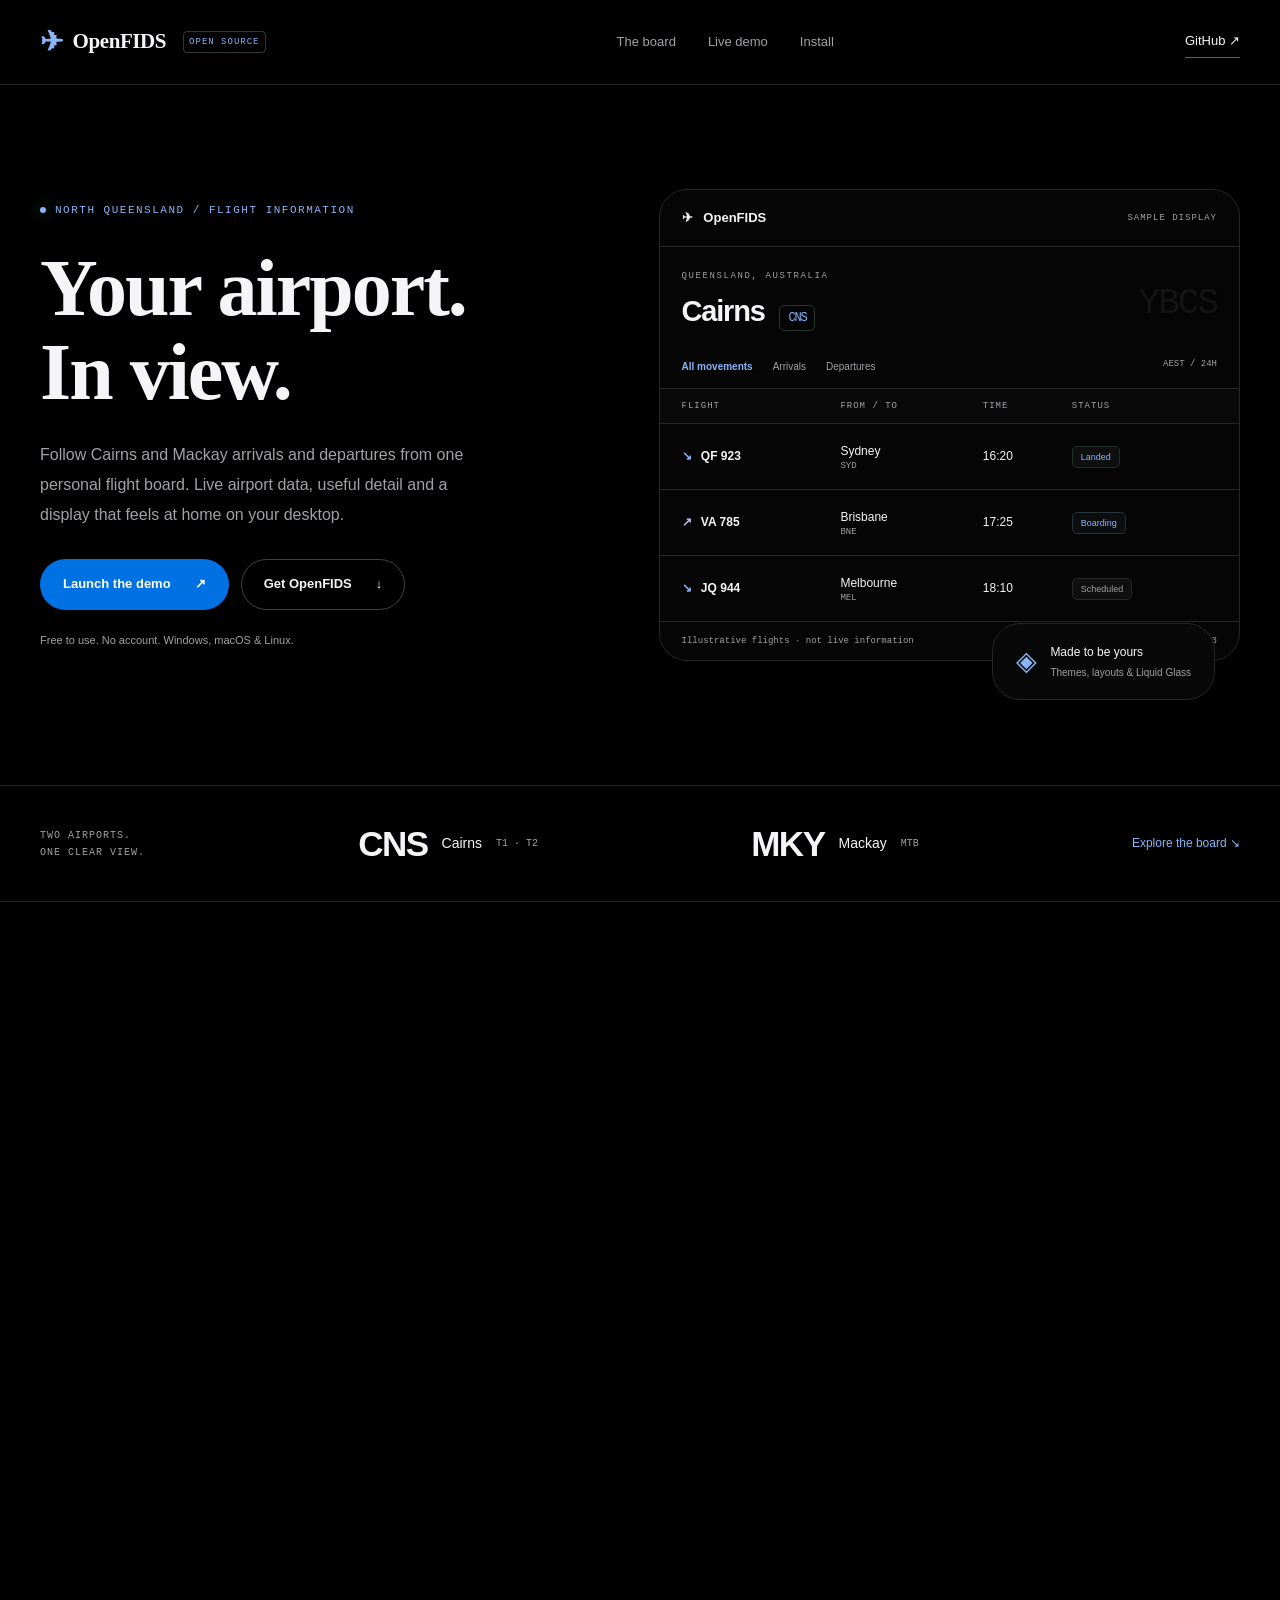
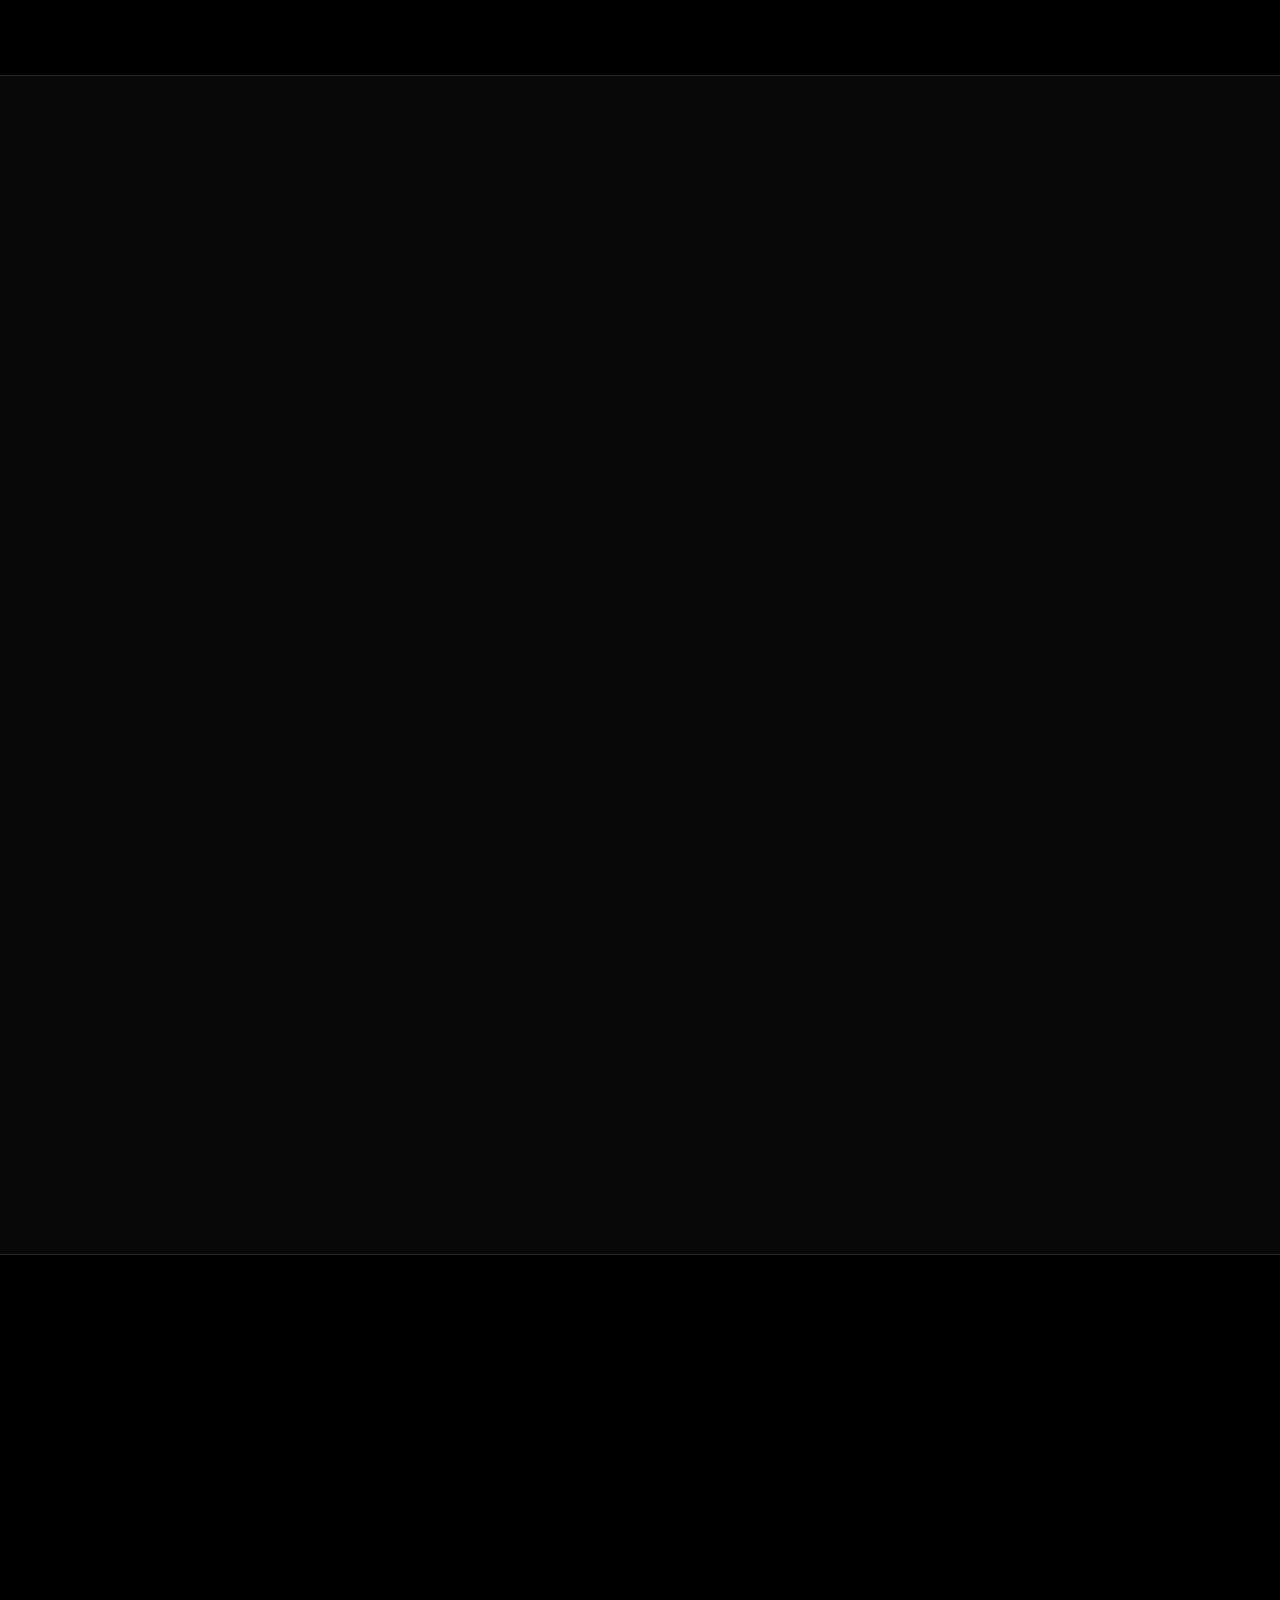
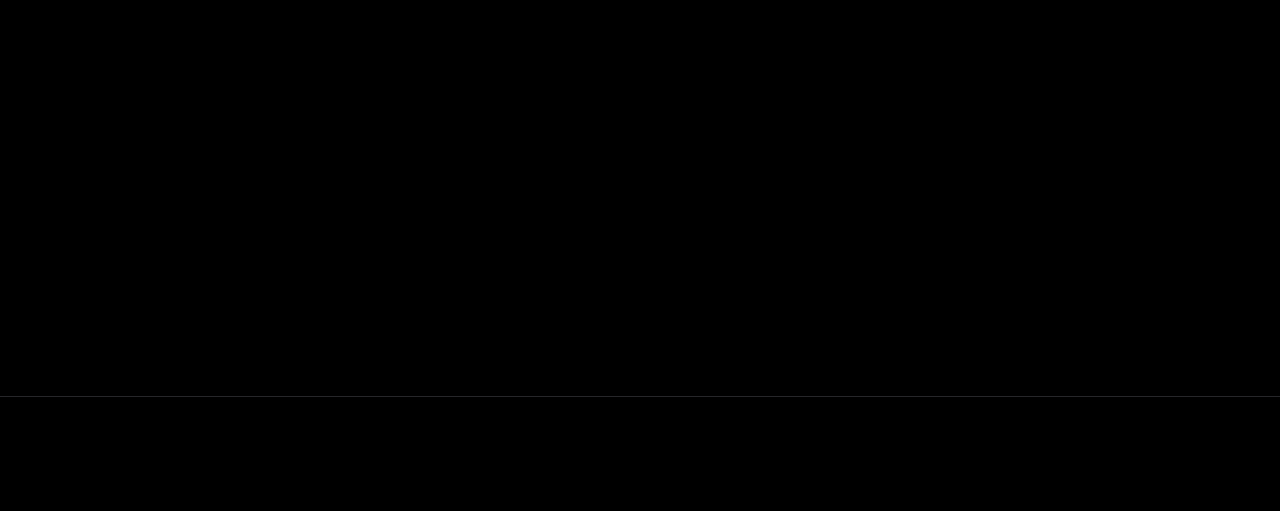
<file: index.html>
<!-- Generated by scripts/build_pages.py; edit docs/index.html. -->
<!doctype html>
<html lang="en">
<head>
<meta charset="utf-8"><meta name="viewport" content="width=device-width,initial-scale=1">
<meta name="theme-color" content="#000000"><meta name="description" content="OpenFIDS is a free, open source flight information display for Cairns and Mackay. Explore the browser demo or run your own board on Windows, macOS and Linux.">
<meta property="og:title" content="OpenFIDS — Your airport, in view"><meta property="og:description" content="Cairns and Mackay flight information. A board you can make your own.">
<title>OpenFIDS — Your airport, in view</title>
<link rel="icon" href="./docs/favicon.svg" type="image/svg+xml"><link rel="stylesheet" href="./docs/styles.css"><script src="./docs/site.js" defer></script>
</head>
<body>
<header class="header"><nav class="wrap nav" aria-label="Main navigation">
<a class="logo" href="#top"><span class="logo-mark" aria-hidden="true">✈</span>OpenFIDS<span class="version">OPEN SOURCE</span></a>
<div class="navlinks"><a href="#features">The board</a><a href="#demo">Live demo</a><a href="#install">Install</a></div>
<a class="github" href="https://github.com/Mandrusian/openfids">GitHub ↗</a>
</nav></header>
<main id="top">
<section class="hero wrap">
<div class="hero-copy"><p class="eyebrow"><span class="signal" aria-hidden="true"></span> NORTH QUEENSLAND / FLIGHT INFORMATION</p>
<h1>Your airport.<br><span>In view.</span></h1>
<p class="lede">Follow Cairns and Mackay arrivals and departures from one personal flight board. Live airport data, useful detail and a display that feels at home on your desktop.</p>
<div class="actions"><a class="button primary" href="./demo/">Launch the demo <span>↗</span></a><a class="button ghost" href="#install">Get OpenFIDS <span>↓</span></a></div>
<p class="under">Free to use. No account. Windows, macOS & Linux.</p></div>
<div class="hero-art" aria-label="Illustration of the OpenFIDS board using sample flights">
<div class="board-head"><span>✈ &nbsp; OpenFIDS</span><span class="sample">SAMPLE DISPLAY</span></div>
<div class="airport-heading"><span><small>QUEENSLAND, AUSTRALIA</small><strong>Cairns <em>CNS</em></strong></span><span class="airport-code">YBCS</span></div>
<div class="board-tabs"><b>All movements</b><span>Arrivals</span><span>Departures</span><span class="board-time">AEST / 24H</span></div>
<table class="sample-board"><thead><tr><th scope="col">Flight</th><th scope="col">From / to</th><th scope="col">Time</th><th scope="col">Status</th></tr></thead><tbody>
<tr><td><span class="direction">↘</span> QF 923</td><td>Sydney <small>SYD</small></td><td>16:20</td><td><span class="tag landed">Landed</span></td></tr>
<tr><td><span class="direction dep">↗</span> VA 785</td><td>Brisbane <small>BNE</small></td><td>17:25</td><td><span class="tag boarding">Boarding</span></td></tr>
<tr><td><span class="direction">↘</span> JQ 944</td><td>Melbourne <small>MEL</small></td><td>18:10</td><td><span class="tag">Scheduled</span></td></tr>
</tbody></table><div class="board-foot"><span>Illustrative flights · not live information</span><span>01 — 03</span></div>
<div class="glass-label"><span>◈</span><div>Made to be yours<small>Themes, layouts & Liquid Glass</small></div></div>
</div>
</section>
<div class="airport-strip"><div class="wrap airports"><p>TWO AIRPORTS.<br>ONE CLEAR VIEW.</p><span><b>CNS</b> Cairns <small>T1 · T2</small></span><span><b>MKY</b> Mackay <small>MTB</small></span><a href="#demo">Explore the board ↘</a></div></div>
<section class="wrap features" id="features"><div class="section-heading"><p class="kicker">01 / THE BOARD</p><h2>More than a<br><span>departure time.</span></h2><p class="section-copy">A quick glance when you need the essentials. A detailed view when you want to follow every movement.</p></div>
<div class="feature-grid">
<article><span class="feature-no">01</span><h3>Follow the movement</h3><p>Arrivals and departures from the public NQA feed. Filter by airport, terminal, airline or aircraft, and star flights for your watchlist.</p></article>
<article><span class="feature-no">02</span><h3>Get the full picture</h3><p>Aircraft types, registrations, gates, bays and carousels. Compare scheduled, estimated, actual and block times in the detailed layout.</p></article>
<article><span class="feature-no">03</span><h3>Set your atmosphere</h3><p>Choose your theme, tune Liquid Glass, switch between 12 and 24-hour time, or make the board compact for your screen.</p></article>
</div><div class="local-note"><span aria-hidden="true">↳</span><p><strong>Your own board, on your own computer.</strong> The installed version also supports custom movements and feed adapters. Settings and custom flights stay local.</p><a href="#install">Install it ↗</a></div></section>
<section class="demo-band" id="demo"><div class="wrap"><div class="demo-heading"><div><p class="kicker">02 / LIVE DEMO</p><h2>Next stop: <span>your browser.</span></h2><p>The actual OpenFIDS interface, connected to Cairns and Mackay. Try the airport selector, filters, watchlist and appearance settings.</p></div><a class="button ghost" href="./demo/" target="_blank" rel="noopener noreferrer">Open full screen ↗</a></div>
<div class="demo-shell"><div class="windowbar"><span class="window-title">✈ &nbsp; OPENFIDS / INTERACTIVE DEMO</span><span class="status" id="demoStatus" role="status">Connecting to NQA…</span></div><iframe src="./demo/" title="Interactive live OpenFIDS demonstration" id="demoFrame" loading="lazy"></iframe></div>
<p class="disclaimer">Flight data is fetched directly from the public NQA API and may be delayed or unavailable. Demo preferences are saved in this browser; adding custom flights requires the installed app. OpenFIDS is an independent project, unaffiliated with North Queensland Airports.</p></div></section>
<section id="install" class="wrap install"><p class="kicker">03 / MAKE IT YOURS</p><h2>A permanent spot<br><span>on your desktop.</span></h2><p class="section-copy">Run OpenFIDS locally with the installer for your platform. You can review the scripts and manual setup instructions on GitHub.</p>
<div class="installs"><article><div class="install-top"><span class="platform" aria-hidden="true">⌘</span><div><h3>Linux & macOS</h3><p>Run in a Bash terminal</p></div></div><div class="code-row"><code id="unixCmd">curl -fsSL https://raw.githubusercontent.com/Mandrusian/openfids/main/install.sh | bash</code><button data-copy="unixCmd" type="button" aria-label="Copy Linux and macOS install command">Copy</button></div></article>
<article><div class="install-top"><span class="platform" aria-hidden="true">⊞</span><div><h3>Windows</h3><p>Run in PowerShell</p></div></div><div class="code-row"><code id="winCmd">irm https://raw.githubusercontent.com/Mandrusian/openfids/main/install.ps1 | iex</code><button data-copy="winCmd" type="button" aria-label="Copy Windows install command">Copy</button></div></article></div>
<p class="install-note"><a href="https://github.com/Mandrusian/openfids#advanced">Read the installation guide ↗</a><span>No subscription. No account required.</span></p></section>
</main><footer><div class="wrap footer"><a class="logo" href="#top"><span class="logo-mark" aria-hidden="true">✈</span>OpenFIDS</a><span>An independent view of North Queensland's skies.</span><a href="https://github.com/Mandrusian/openfids">Explore the source ↗</a></div></footer>
</body></html>
</file>
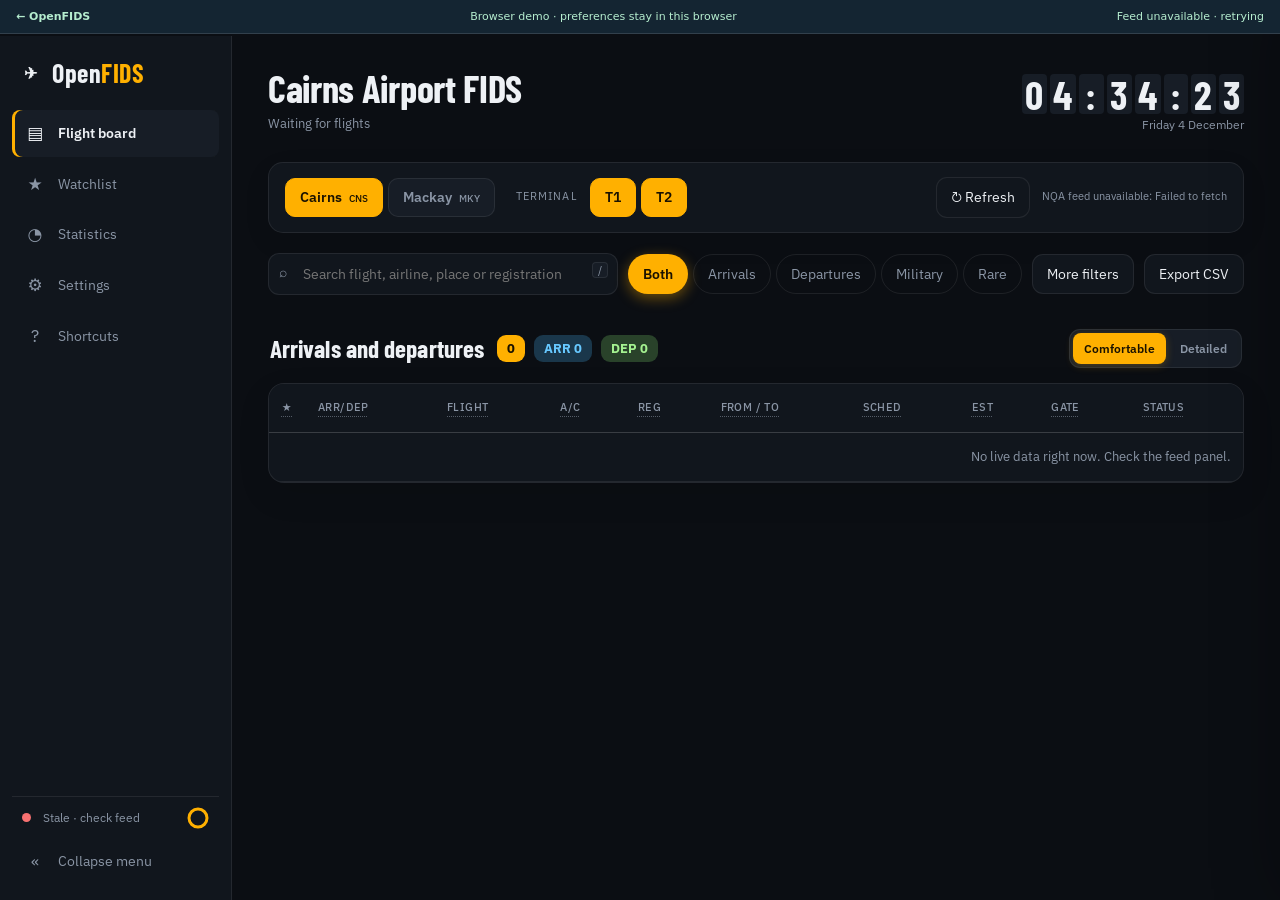
<file: demo/index.html>
<!-- Generated by scripts/build_pages.py; edit app/index.html. -->
<!DOCTYPE html>
<html lang="en">
<head>
<meta charset="UTF-8">
<meta name="viewport" content="width=device-width, initial-scale=1">
<title>OpenFIDS · Live preview</title>
<link href="https://fonts.googleapis.com/css2?family=Barlow+Condensed:wght@500;600;700&family=IBM+Plex+Sans:wght@400;500;600&display=swap" rel="stylesheet">
<style>
:root{--bg:#0b0e13;--panel:#11161d;--card:#171d26;--line:rgba(255,255,255,.08);--text:#eef1f5;--mute:#8a95a5;--accent:#ffb000;--on-accent:#1a1200;--ok:#4ade80;--warn:#fb923c;--bad:#f87171;--board:'Barlow Condensed','Arial Narrow',sans-serif;--body:'IBM Plex Sans',system-ui,sans-serif;--pad:13px 14px;--ease:cubic-bezier(.16,1,.3,1)}
body.t-runway{--bg:#05100a;--panel:#0a1a10;--card:#102417;--line:rgba(120,255,160,.12);--text:#d9ffe6;--mute:#6fa586;--accent:#5dff9a;--on-accent:#02130a}
body.t-blue{--bg:#070b16;--panel:#0d1424;--card:#141d33;--accent:#7cb4ff;--on-accent:#071226}
body.t-day{--bg:#f3f1ec;--panel:#fff;--card:#fff;--line:rgba(0,0,0,.1);--text:#16181d;--mute:#5d6673;--accent:#b36b00;--on-accent:#fff;--ok:#15803d;--warn:#c2410c;--bad:#b91c1c}
body.compact{--pad:6px 12px}
*{box-sizing:border-box;margin:0;padding:0}
body{font:14px/1.45 var(--body);background:var(--bg);color:var(--text);min-height:100vh}
button{font:inherit;color:inherit;cursor:pointer}
:focus-visible{outline:2px solid var(--accent);outline-offset:2px}
.app{display:grid;grid-template-columns:232px 1fr;transition:grid-template-columns .35s var(--ease)}
.app.min{grid-template-columns:64px 1fr}
aside{position:sticky;top:0;height:100vh;background:var(--panel);border-right:1px solid var(--line);display:flex;flex-direction:column;padding:16px 10px;overflow:hidden}
.brand{display:flex;align-items:center;gap:10px;padding:0 8px 18px;font:700 24px var(--board);letter-spacing:.5px;white-space:nowrap}
.brand b{color:var(--accent)}
.nav{display:flex;flex-direction:column;gap:2px}
.nav button,.foot button{display:flex;align-items:center;gap:12px;width:100%;background:none;border:0;border-radius:8px;padding:10px;text-align:left;color:var(--mute);white-space:nowrap;transition:background .2s,color .2s}
.nav button:hover,.foot button:hover{background:var(--card);color:var(--text)}
.nav button.on{background:var(--card);color:var(--text);box-shadow:inset 3px 0 var(--accent)}
.ic{width:22px;text-align:center;flex:none;font-size:16px}
.lbl{transition:opacity .2s}.min .lbl{display:none}
.count{margin-left:auto;background:var(--accent);color:var(--on-accent);border-radius:9px;padding:0 7px;font-size:11px;font-weight:600}
.count:empty{display:none}
.gap{flex:1}
.feed{display:flex;align-items:center;gap:10px;padding:10px;border-top:1px solid var(--line);margin-top:8px;font-size:12px;color:var(--mute);white-space:nowrap;cursor:pointer}
.dot{width:9px;height:9px;border-radius:50%;background:var(--bad);flex:none}.dot.live{background:var(--ok);animation:pulse 2s infinite}
@keyframes pulse{50%{box-shadow:0 0 0 5px transparent;opacity:.6}0%,100%{box-shadow:0 0 0 0 var(--ok)}}
.ring{width:22px;height:22px;flex:none;transform:rotate(-90deg)}.ring circle{fill:none;stroke:var(--accent);stroke-width:3;stroke-dasharray:57;stroke-dashoffset:57}.ring.go circle{animation:ring var(--poll,30s) linear forwards}
@keyframes ring{to{stroke-dashoffset:0}}
main{min-width:0;padding:22px 28px 40px}
.top{display:flex;align-items:flex-end;justify-content:space-between;gap:20px;flex-wrap:wrap;margin-bottom:18px}
h1{font:700 34px/1 var(--board);letter-spacing:.3px}
.sub{color:var(--mute);margin-top:6px;font-size:13px}
.clock{text-align:right}.clock .big{font:600 40px/1 var(--board);display:flex;gap:3px;justify-content:flex-end}
.clock small{color:var(--mute);font-size:12px}
.fl{display:inline-block;min-width:.62em;text-align:center;background:var(--card);border-radius:4px;padding:0 3px;transform-origin:50% 50%}
.fl.flip{animation:flap .5s ease-in-out both;animation-delay:var(--d,0s)}
@keyframes flap{0%{transform:perspective(200px) rotateX(0)}45%{transform:perspective(200px) rotateX(-90deg)}55%{transform:perspective(200px) rotateX(90deg)}100%{transform:perspective(200px) rotateX(0)}}
.bar{display:flex;gap:10px;align-items:center;flex-wrap:wrap;margin-bottom:14px}
.search{flex:1;min-width:220px;position:relative}
.search input{width:100%;background:var(--panel);border:1px solid var(--line);border-radius:8px;padding:10px 12px 10px 34px;color:var(--text);font:inherit}
.search span{position:absolute;left:11px;top:9px;color:var(--mute)}
.search kbd{position:absolute;right:10px;top:9px;font-size:11px;color:var(--mute);border:1px solid var(--line);border-radius:4px;padding:0 5px}
.chips{display:flex;gap:6px;flex-wrap:wrap}
.chip{background:var(--panel);border:1px solid var(--line);border-radius:20px;padding:6px 14px;color:var(--mute);transition:.2s}
.chip:hover{color:var(--text)}.chip.on{background:var(--accent);border-color:var(--accent);color:var(--on-accent);font-weight:600}
.btn{background:var(--panel);border:1px solid var(--line);border-radius:8px;padding:9px 14px;transition:.2s}.btn:hover{border-color:var(--accent)}
.btn.pri{background:var(--accent);color:var(--on-accent);border-color:var(--accent);font-weight:600;width:100%;margin-top:8px}
.btn.danger{color:var(--bad)}
.wrap{background:var(--panel);border:1px solid var(--line);border-radius:12px;overflow:auto}
table{width:100%;border-collapse:collapse}
th{position:sticky;top:0;background:var(--panel);text-align:left;font-weight:500;color:var(--mute);font-size:12px;padding:11px 14px;border-bottom:1px solid var(--line);white-space:nowrap}
td{padding:var(--pad);border-bottom:1px solid var(--line);white-space:nowrap}
tbody tr{transition:background .2s}tbody tr:hover{background:var(--card)}
tr.hot td:first-child{box-shadow:inset 3px 0 var(--bad)}tr.rare td:first-child{box-shadow:inset 3px 0 var(--accent)}
tr.flash{animation:flash 1.6s}@keyframes flash{0%{background:color-mix(in srgb,var(--accent) 35%,transparent)}100%{background:transparent}}
.code{font:600 20px var(--board);color:var(--accent);letter-spacing:.4px}
.time{font:600 20px var(--board)}.mut{color:var(--mute);font-size:12px}
.star{background:none;border:0;font-size:17px;color:var(--mute);opacity:.5;transition:transform .25s var(--ease),color .2s,opacity .2s}
.star:hover{opacity:1}.star.on{color:var(--accent);opacity:1;transform:scale(1.2) rotate(72deg)}
.tag{font-size:11px;border:1px solid var(--line);border-radius:4px;padding:1px 6px;margin-left:6px;color:var(--warn)}
.pill{display:inline-block;border-radius:5px;padding:3px 10px;font:600 15px var(--board);background:var(--card);color:var(--mute)}
.pill.ok{color:var(--ok)}.pill.late{color:var(--warn)}.pill.flip{animation:flap .55s ease-in-out}
.tip{cursor:help;border-bottom:1px dotted var(--mute)}
#tip{position:fixed;z-index:50;max-width:270px;background:var(--card);border:1px solid var(--line);border-radius:8px;padding:10px 12px;font-size:12px;opacity:0;pointer-events:none;transition:opacity .15s;box-shadow:0 10px 30px rgba(0,0,0,.4)}#tip.on{opacity:1}#tip b{display:block;margin-bottom:2px}#tip i{color:var(--accent);font-style:normal}
.empty{padding:50px 20px;text-align:center;color:var(--mute)}
.cards{display:grid;grid-template-columns:repeat(auto-fit,minmax(150px,1fr));gap:12px;margin-bottom:18px}
.card{background:var(--panel);border:1px solid var(--line);border-radius:12px;padding:16px}.card .n{font:700 40px/1 var(--board);display:flex;gap:3px}.card small{color:var(--mute)}
.grid2{display:grid;grid-template-columns:repeat(auto-fit,minmax(300px,1fr));gap:14px}
.card h3{font:600 18px var(--board);margin-bottom:12px}
.row{display:grid;grid-template-columns:120px 1fr 28px;gap:10px;align-items:center;font-size:13px;margin-bottom:8px}
.row i{display:block;height:10px;border-radius:5px;background:var(--accent);width:var(--w);transform-origin:left;animation:grow .8s var(--ease)}@keyframes grow{from{transform:scaleX(0)}}
.row span{overflow:hidden;text-overflow:ellipsis;white-space:nowrap}.row b{text-align:right}
#panel{position:fixed;top:0;right:0;height:100vh;width:min(400px,100vw);background:var(--panel);border-left:1px solid var(--line);z-index:40;padding:22px;overflow:auto;transform:translateX(105%);transition:transform .4s var(--ease);box-shadow:-20px 0 50px rgba(0,0,0,.3)}#panel.open{transform:none}
#veil{position:fixed;inset:0;background:rgba(0,0,0,.45);z-index:39;opacity:0;pointer-events:none;transition:opacity .3s}#veil.on{opacity:1;pointer-events:auto}
.ph{display:flex;justify-content:space-between;align-items:center;margin-bottom:16px}.ph h2{font:700 26px var(--board)}
.x{background:none;border:0;font-size:20px;color:var(--mute)}
h4{font:600 16px var(--board);margin:20px 0 8px}
.f{display:grid;gap:8px;margin-bottom:8px}.f2{grid-template-columns:1fr 1fr}
input.in,select.in{width:100%;background:var(--card);border:1px solid var(--line);border-radius:7px;padding:9px 10px;color:var(--text);font:inherit}
.sw{display:flex;justify-content:space-between;align-items:center;gap:12px;padding:11px 0;border-bottom:1px solid var(--line)}.sw small{display:block;color:var(--mute);font-size:12px}
.sw input{width:38px;height:22px;accent-color:var(--accent)}
.themes{display:grid;grid-template-columns:repeat(4,1fr);gap:8px}.themes button{border:2px solid var(--line);border-radius:8px;padding:10px 4px;font-size:12px;background:var(--card);transition:.2s}.themes button.on{border-color:var(--accent)}
.item{display:flex;justify-content:space-between;align-items:center;gap:8px;padding:9px 11px;border:1px solid var(--line);border-radius:8px;margin-top:7px;font-size:13px}
.msg{font-size:12px;color:var(--mute);margin-top:8px}
kbd{font:12px var(--body);border:1px solid var(--line);border-bottom-width:2px;border-radius:4px;padding:0 6px;background:var(--card)}
#toasts{position:fixed;bottom:18px;left:50%;transform:translateX(-50%);display:flex;flex-direction:column;gap:8px;z-index:60;align-items:center}
.toast{background:var(--accent);color:var(--on-accent);border-radius:9px;padding:10px 16px;font-weight:600;box-shadow:0 8px 24px rgba(0,0,0,.35);animation:rise .45s var(--ease)}.toast.out{opacity:0;transition:opacity .4s}
@keyframes rise{from{transform:translateY(20px);opacity:0}}
#bye{display:none;position:fixed;inset:0;background:var(--bg);z-index:99;align-items:center;justify-content:center;text-align:center;color:var(--mute)}#bye.on{display:flex}#bye h2{font:700 34px var(--board);color:var(--text)}
.nomo *,.nomo *::before{animation:none!important;transition:none!important}
@media (prefers-reduced-motion:reduce){*{animation:none!important;transition:none!important}}
@media (max-width:820px){.app,.app.min{grid-template-columns:64px 1fr}.lbl{display:none}main{padding:16px}.clock{text-align:left}.clock .big{justify-content:flex-start}}

/* ---- v3: themes, direction colours, bubbles, motion ---- */
:root{--arr:#34d399;--dep:#60a5fa}
body.t-violet{--bg:#0e0a1a;--panel:#151025;--card:#1d1633;--accent:#a78bfa;--on-accent:#12082a}
body.t-sunset{--bg:#140b0d;--panel:#1d1114;--card:#29181c;--line:rgba(255,200,180,.1);--accent:#ff7a59;--on-accent:#2a0d05}
body.t-mint{--bg:#07120f;--panel:#0c1b17;--card:#12271f;--accent:#5eead4;--on-accent:#032b25}
body.t-mono{--bg:#0a0a0a;--panel:#121212;--card:#1a1a1a;--accent:#e5e5e5;--on-accent:#111;--arr:#d4d4d4;--dep:#a3a3a3}
body.t-contrast{--bg:#000;--panel:#000;--card:#111;--line:rgba(255,255,255,.4);--text:#fff;--mute:#d4d4d4;--accent:#ff0;--on-accent:#000}
body.t-sky{--bg:#eaf2fb;--panel:#fff;--card:#f2f7fd;--line:rgba(0,30,80,.12);--text:#0f1b2d;--mute:#5a6b82;--accent:#0b6bcb;--on-accent:#fff;--ok:#15803d;--warn:#c2410c;--bad:#b91c1c;--arr:#15803d;--dep:#1d4ed8}
body.t-day{--arr:#15803d;--dep:#1d4ed8}
body.nocolor{--arr:var(--mute);--dep:var(--mute)}
body{transition:background .4s,color .4s}
body.zebra tbody tr:nth-child(even){background:color-mix(in srgb,var(--card) 55%,transparent)}
body.sz-s{zoom:.92}body.sz-l{zoom:1.12}
html.smooth,html.smooth *{scroll-behavior:smooth}
.themes{grid-template-columns:repeat(3,1fr)}
.themes button::before{content:'';display:block;height:6px;border-radius:3px;background:var(--sw,var(--accent));margin-bottom:6px}
/* sliding bubbles */
.chips,.nav{position:relative}.chip,.nav button{position:relative;z-index:1}
.chip{background:transparent}.chip.on{background:transparent;border-color:transparent;color:var(--on-accent)}
.bub,.nbub{position:absolute;left:0;top:0;width:0;height:0;pointer-events:none;transition:left .45s var(--ease),top .45s var(--ease),width .45s var(--ease),height .45s var(--ease)}
.bub{z-index:0;border-radius:20px;background:var(--accent);box-shadow:0 4px 14px color-mix(in srgb,var(--accent) 40%,transparent)}
.nbub{z-index:0;border-radius:8px;background:var(--card);box-shadow:inset 3px 0 var(--accent)}
.nav button.on{background:transparent;box-shadow:none;color:var(--text)}
/* arrival = solid bar + down triangle, departure = striped bar + up triangle */
td:first-child{position:relative}td:first-child::before{content:'';position:absolute;left:0;top:0;bottom:0;width:5px}
tr.ra td:first-child::before{background:var(--arr)}
tr.rd td:first-child::before{background:repeating-linear-gradient(45deg,var(--dep) 0 3px,transparent 3px 6px)}
.dir{font-size:12px;font-weight:600}.dir.a{color:var(--arr)}.dir.d{color:var(--dep)}
tr.hot td:first-child,tr.rare td:first-child{box-shadow:none}tr.hot{background:color-mix(in srgb,var(--bad) 7%,transparent)}
.tag.hot{color:var(--bad)}.tag.rare{color:var(--accent)}
/* switches */
.sw input{appearance:none;-webkit-appearance:none;width:42px;height:24px;border-radius:12px;background:var(--card);border:1px solid var(--line);position:relative;cursor:pointer;flex:none;transition:background .25s,border-color .25s}
.sw input::after{content:'';position:absolute;top:2px;left:2px;width:18px;height:18px;border-radius:50%;background:var(--mute);transition:transform .3s var(--ease),background .25s}
.sw input:checked{background:var(--accent);border-color:var(--accent)}.sw input:checked::after{transform:translateX(18px);background:var(--on-accent)}
/* advanced filters */
.adv{display:grid;grid-template-rows:0fr;transition:grid-template-rows .4s var(--ease),margin .4s var(--ease)}.adv.open{grid-template-rows:1fr;margin-bottom:14px}
.advin{min-height:0;overflow:hidden;display:grid;grid-template-columns:repeat(auto-fit,minmax(170px,1fr));gap:8px;padding:2px}
/* motion */
.vin{animation:viewin .45s var(--ease)}@keyframes viewin{from{opacity:0;transform:translateY(10px)}}
.swap tr{animation:rowin .4s var(--ease) both;animation-delay:calc(var(--i,0)*25ms)}@keyframes rowin{from{opacity:0;transform:translateX(-8px)}}
.btn:active,.chip:active,.nav button:active,.foot button:active{transform:scale(.96)}
.card{transition:transform .25s var(--ease),border-color .25s}.card:hover{transform:translateY(-3px);border-color:var(--accent)}
#panel [data-p]:not([hidden])>*{animation:pin .45s var(--ease) both}@keyframes pin{from{opacity:0;transform:translateX(14px)}}
#panel [data-p]>:nth-child(2){animation-delay:.04s!important}#panel [data-p]>:nth-child(3){animation-delay:.08s!important}#panel [data-p]>:nth-child(4){animation-delay:.12s!important}#panel [data-p]>:nth-child(5){animation-delay:.16s!important}#panel [data-p]>:nth-child(n+6){animation-delay:.2s!important}

/* ---- v4: merged status, filter-drawer fix, silent refresh, liquid glass ---- */
.advin{padding:0}.advin>*{outline-offset:-2px}
.adv{visibility:hidden;transition:grid-template-rows .4s var(--ease),margin .4s var(--ease),visibility 0s .4s}
.adv.open{visibility:visible;transition:grid-template-rows .4s var(--ease),margin .4s var(--ease),visibility 0s}
.st{font:600 16px var(--board);margin-top:1px}.st.ok{color:var(--ok)}.st.late{color:var(--warn)}.st.bad{color:var(--bad)}.st.flip{animation:flap .55s ease-in-out}
.rin{animation:rowin .45s var(--ease)}.rout{animation:rout .3s ease forwards;pointer-events:none}@keyframes rout{to{opacity:0;transform:translateX(14px)}}
body.glass{--g:rgba(255,255,255,.07);--gb:rgba(255,255,255,.2);--gl:rgba(255,255,255,.4);--glow:radial-gradient(420px circle at var(--mx,50%) var(--my,0%),rgba(255,255,255,.13),transparent 60%)}
body.glass.t-day,body.glass.t-sky{--g:rgba(255,255,255,.5);--gb:rgba(255,255,255,.85);--gl:#fff;--glow:radial-gradient(420px circle at var(--mx,50%) var(--my,0%),rgba(255,255,255,.7),transparent 60%)}
body.glass::before{content:'';position:fixed;inset:-10%;z-index:-1;pointer-events:none;filter:blur(30px);animation:drift 26s ease-in-out infinite alternate;
 background:radial-gradient(40% 40% at 20% 25%,color-mix(in srgb,var(--accent) 55%,transparent),transparent 70%),radial-gradient(35% 35% at 80% 20%,color-mix(in srgb,var(--arr) 40%,transparent),transparent 70%),radial-gradient(45% 45% at 70% 85%,color-mix(in srgb,var(--dep) 45%,transparent),transparent 70%)}
@keyframes drift{to{transform:translate3d(4%,-3%,0) scale(1.12) rotate(6deg)}}
body.glass :where(aside,.wrap,.card,.btn,.chip:not(.on),.search input,input.in,select.in,.themes button,.item),body.glass #panel,body.glass #tip{
 background-color:var(--g);background-image:var(--glow);background-attachment:fixed;backdrop-filter:blur(20px) saturate(170%);-webkit-backdrop-filter:blur(20px) saturate(170%);
 border-color:var(--gb);box-shadow:inset 0 1px 0 var(--gl),inset 0 -1px 0 rgba(255,255,255,.05),0 10px 30px rgba(0,0,0,.22)}
body.glass #panel{backdrop-filter:blur(28px) saturate(190%);-webkit-backdrop-filter:blur(28px) saturate(190%)}
body.glass th{background:rgba(255,255,255,.06);backdrop-filter:blur(14px);-webkit-backdrop-filter:blur(14px)}
body.glass tbody tr:hover{background:rgba(255,255,255,.07)}
body.glass .fl{background:rgba(255,255,255,.1);box-shadow:inset 0 1px 0 var(--gl)}
body.glass .toast{background:color-mix(in srgb,var(--accent) 75%,transparent);backdrop-filter:blur(16px) saturate(180%);-webkit-backdrop-filter:blur(16px) saturate(180%);box-shadow:inset 0 1px 0 rgba(255,255,255,.5),0 8px 24px rgba(0,0,0,.3)}
body.glass .bub{background:color-mix(in srgb,var(--accent) 70%,transparent);box-shadow:inset 0 1px 0 rgba(255,255,255,.55),0 4px 18px color-mix(in srgb,var(--accent) 45%,transparent)}
body.glass .nbub{background:rgba(255,255,255,.1);box-shadow:inset 0 1px 0 var(--gl),inset 3px 0 var(--accent)}
body.glass #veil{backdrop-filter:blur(4px);-webkit-backdrop-filter:blur(4px)}

/* ---- v5: calmer colours, patterns for both directions, settings tabs, colour pickers ---- */
body:not(#x){--arr:var(--accent);--dep:color-mix(in srgb,var(--text) 72%,var(--bg))}
body.nocolor:not(#x){--arr:var(--mute);--dep:var(--mute)}
.code{color:var(--text)}
th:first-child,td:first-child{width:1%;padding-left:18px;padding-right:2px}
td:first-child::before{width:6px}
tr.ra td:first-child::before{background:radial-gradient(circle,var(--arr) 1.8px,transparent 2.4px) 0 0/6px 8px}
tr.rd td:first-child::before{background:repeating-linear-gradient(45deg,var(--dep) 0 3px,transparent 3px 6px)}
.ds{display:flex;flex-wrap:wrap;align-items:baseline;gap:0 8px;margin-top:1px}
.ds .dir{font-size:12px}.ds .st{margin:0;font:500 15px var(--body)}.ds .st::before{content:'·';margin-right:8px;color:var(--mute)}
.tabs{display:flex;gap:6px;position:relative;margin:0 0 4px}
details.mt{margin:12px 0}details.mt summary{cursor:pointer;padding:9px 0;color:var(--mute);font-size:13px}details.mt summary:hover{color:var(--text)}
#cGrid{display:grid;grid-template-columns:1fr 1fr;gap:10px;padding:6px 0 10px}
.cp{display:flex;align-items:center;gap:10px;font-size:13px}
.cp input[type=color]{width:36px;height:30px;padding:0;border:1px solid var(--line);border-radius:7px;background:none;cursor:pointer;flex:none}
.cprow{display:flex;justify-content:space-between;align-items:center;gap:12px;padding:11px 0;border-bottom:1px solid var(--line)}.cprow small{display:block;color:var(--mute);font-size:12px}
.cprow input[type=color]{width:48px;height:34px}

/* ---- v6: no direction patterns, glass status bubble ---- */
tr.ra td:first-child::before,tr.rd td:first-child::before,td:first-child::before{content:none;display:none}
.sb{text-align:right;width:1%;padding-right:18px}
.gb{position:relative;display:inline-block;overflow:hidden;padding:5px 15px;border-radius:999px;font:600 14px var(--body);white-space:nowrap;color:var(--c);
 background:color-mix(in srgb,var(--c) 15%,rgba(255,255,255,.06));border:1px solid color-mix(in srgb,var(--c) 38%,rgba(255,255,255,.28));
 backdrop-filter:blur(14px) saturate(180%);-webkit-backdrop-filter:blur(14px) saturate(180%);
 box-shadow:inset 0 1px 0 rgba(255,255,255,.5),inset 0 -8px 12px rgba(255,255,255,.04),0 4px 16px color-mix(in srgb,var(--c) 24%,transparent)}
.gb::after{content:'';position:absolute;inset:0;border-radius:inherit;pointer-events:none;background:linear-gradient(180deg,rgba(255,255,255,.3),transparent 55%)}
.gb.late{--c:var(--warn)}.gb.ok{--c:var(--ok)}
.gb.flip{animation:flap .55s ease-in-out}

/* ---- v7: normal status bubble ---- */
.gb{backdrop-filter:none;-webkit-backdrop-filter:none;box-shadow:none;overflow:visible;
 background:color-mix(in srgb,var(--c) 16%,transparent);border:1px solid color-mix(in srgb,var(--c) 40%,transparent)}
.gb::after{content:none}

/* Airport-board information density, without sacrificing OpenFIDS themes. */
body.t-airport{--bg:#0d1015;--panel:#15191f;--card:#1c222a;--accent:#ffd400;--on-accent:#141414;--arr:#62bdff;--dep:#a2de72}
.airport-controls{display:flex;align-items:center;gap:12px;flex-wrap:wrap;margin:0 0 14px;padding:10px 12px;background:var(--panel);border:1px solid var(--line);border-radius:12px}
.airport-pick,.terminal-pick{display:flex;align-items:center;gap:5px;flex-wrap:wrap}
.airport-pick button,.terminal-pick button{border:1px solid var(--line);border-radius:8px;background:var(--card);padding:7px 12px;font-weight:600;color:var(--mute);transition:background .2s,color .2s}
.airport-pick button[aria-pressed=true],.terminal-pick button[aria-pressed=true]{background:var(--accent);color:var(--on-accent);border-color:var(--accent)}
.airport-pick small{font-size:10px;margin-left:4px;font-weight:500}
.airport-controls .terminal-label{font-size:11px;letter-spacing:.1em;text-transform:uppercase;color:var(--mute)}
.airport-controls .gap{min-width:10px}
.source-line{font-size:12px;color:var(--mute);text-align:right;max-width:280px}
.board-summary{display:flex;gap:8px;align-items:center;flex-wrap:wrap;margin:0 0 10px}
.board-summary strong{font:700 21px var(--board);margin-right:4px}
.board-num{font:700 13px var(--body);background:var(--accent);color:var(--on-accent);padding:3px 10px;border-radius:18px}
.board-num.arr{background:color-mix(in srgb,#38aef0 22%,var(--panel));color:#67c8ff}
.board-num.dep{background:color-mix(in srgb,#78d455 23%,var(--panel));color:#a4f190}
body.t-day .board-num.arr,body.t-sky .board-num.arr{background:color-mix(in srgb,#0369a1 13%,var(--panel));color:#0369a1}
body.t-day .board-num.dep,body.t-sky .board-num.dep{background:color-mix(in srgb,#15803d 13%,var(--panel));color:#15803d}
.foot button.feed{border-radius:0;border-top:1px solid var(--line);margin-top:8px;padding:10px;font-size:12px}
.board-wrap{position:relative}
.board-wrap table{min-width:1390px}
.board-wrap th{padding:10px 8px;text-transform:uppercase;font-size:11px;letter-spacing:.04em}
.board-wrap td{padding:10px 8px;font-size:13px;line-height:1.22}
.board-wrap th:first-child,.board-wrap td:first-child{padding-left:13px}
.board-wrap td:nth-child(3){min-width:126px}
.board-wrap td:nth-child(6){min-width:126px}
.board-wrap td:last-child{padding-right:14px}
.board-wrap .code{font-size:19px;color:var(--accent)}
.board-wrap .time{font-size:16px}
.board-wrap .mut{font-size:11px}
.board-wrap .subflight{font-size:11px;color:var(--mute);white-space:normal;margin-top:4px;max-width:200px}
.board-wrap .dir-badge{display:inline-block;font-size:11px;font-weight:700;letter-spacing:.02em;padding:4px 7px;border-radius:5px;background:color-mix(in srgb,var(--arr) 20%,transparent);color:var(--arr)}
.board-wrap .dir-badge.depart{background:color-mix(in srgb,var(--dep) 20%,transparent);color:var(--dep)}
.board-wrap .loc{font-weight:600;font-size:14px}
.board-wrap .bay{display:inline-block;background:var(--accent);color:var(--on-accent);padding:3px 7px;border-radius:5px;font:700 14px var(--board)}
.board-wrap .flight-status{display:inline-block;border-radius:99px;padding:5px 9px;background:var(--card);font-size:12px;font-weight:600;white-space:nowrap}
.board-wrap .flight-status.ok{background:color-mix(in srgb,var(--ok) 15%,transparent);color:var(--ok)}
.board-wrap .flight-status.late{background:color-mix(in srgb,var(--warn) 15%,transparent);color:var(--warn)}
.board-wrap .flight-status.bad{background:color-mix(in srgb,var(--bad) 15%,transparent);color:var(--bad)}
.board-wrap tr.day-row td{background:var(--card);color:var(--mute);font:600 12px var(--body);letter-spacing:.05em;text-transform:uppercase;padding:8px 12px}
.board-wrap .tag.kind{color:var(--mute)}
.board-wrap .clocktime{font:600 15px var(--board);font-variant-numeric:tabular-nums}
.board-wrap .esttime{color:var(--warn)}
.board-wrap .star{font-size:15px}
.board-wrap tr.ra td:first-child,.board-wrap tr.rd td:first-child{border-left:3px solid var(--arr)}
.board-wrap tr.rd td:first-child{border-left-color:var(--dep)}
.board-wrap .sort-indicator{font-size:10px;color:var(--mute)}
body.compact .board-wrap td{padding-top:5px;padding-bottom:5px}
@media(max-width:1000px){.airport-controls{gap:8px}.board-wrap table{min-width:1320px}.source-line{text-align:left;max-width:none}}


/* ---- OpenFIDS refinement: preserve its identity, restore readable hierarchy. ---- */
:root{--surface-glow:color-mix(in srgb,var(--accent) 11%,transparent)}
main{padding:28px clamp(18px,2.8vw,42px) 48px}
.top{padding:4px 0 6px;margin-bottom:22px}
h1{font-size:clamp(30px,3vw,39px);line-height:1.08;letter-spacing:-.3px}
.clock .big{font-weight:700;letter-spacing:.025em}
aside{padding:20px 12px 16px;border-right:1px solid var(--line)}
.brand{padding:1px 8px 22px;font-size:26px}
.nav{gap:4px}
.nav button,.foot button{min-height:42px;border-radius:11px;padding:11px 12px}
.nav button:hover,.foot button:hover{background:color-mix(in srgb,var(--accent) 8%,var(--card))}
.nav button.on{font-weight:600}
.nav .ic{font-size:17px}
.app.min aside{padding-left:8px;padding-right:8px}
.app.min .brand{justify-content:center;gap:0;padding-left:0;padding-right:0}
.app.min .nav button,.app.min .foot button{justify-content:center;gap:0;padding:10px 6px}
.app.min .ic{width:22px;flex:0 0 22px}
.app.min .feed{justify-content:center;gap:0;padding:12px 0}
.app.min .feed .ring{display:none}
@media (max-width:820px){
  .app aside{padding-left:8px;padding-right:8px}
  .app .brand{justify-content:center;gap:0;padding-left:0;padding-right:0}
  .app .nav button,.app .foot button{justify-content:center;gap:0;padding:10px 6px}
  .app .ic{width:22px;flex:0 0 22px}
  .app .feed{justify-content:center;gap:0;padding:12px 0}
  .app .feed .ring{display:none}
}
.search input{min-height:42px;border-radius:11px}
.search input:focus{border-color:color-mix(in srgb,var(--accent) 60%,var(--line));box-shadow:0 0 0 3px color-mix(in srgb,var(--accent) 10%,transparent);outline:none}
.bar{gap:10px;margin-bottom:20px}
.chips{gap:5px}
.chip{padding:9px 14px}
.btn{border-radius:11px;min-height:39px}
.airport-controls{padding:14px 16px;margin:0 0 20px;gap:12px;border-radius:15px;box-shadow:0 9px 30px rgba(0,0,0,.06)}
.airport-pick button,.terminal-pick button{padding:8px 14px;border-radius:10px}
.airport-controls .terminal-label{margin-left:9px}
.source-line{font-size:11px;max-width:280px}
.board-summary{gap:9px;padding:0 2px;margin:14px 0 15px;min-height:38px}
.board-summary strong{font:700 25px/1.15 var(--board);letter-spacing:.1px}
.board-summary-spacer{flex:1;min-width:12px}
.board-num{border-radius:9px;padding:5px 10px}
.layout-switch,.time-format-switch{display:inline-flex;align-items:center;gap:3px;border:1px solid var(--line);padding:3px;border-radius:11px;background:var(--card)}
.layout-switch button,.time-format-switch button{border:0;background:transparent;color:var(--mute);border-radius:8px;padding:7px 11px;font-weight:600;font-size:12px;transition:background .22s,color .22s,box-shadow .22s}
.layout-switch button:hover,.time-format-switch button:hover{color:var(--text)}
.layout-switch button[aria-pressed=true],.time-format-switch button[aria-pressed=true]{background:var(--accent);color:var(--on-accent);box-shadow:0 2px 8px color-mix(in srgb,var(--accent) 24%,transparent)}
.compact-select{width:auto!important;min-width:130px}
#glassDepthRow[hidden]{display:none}
.wrap.board-wrap{border-radius:16px;box-shadow:0 12px 32px rgba(0,0,0,.10);scrollbar-color:color-mix(in srgb,var(--accent) 38%,var(--card)) var(--panel)}
.board-wrap table{min-width:1400px;border-collapse:separate;border-spacing:0}
.board-wrap th{top:0;z-index:3;background:var(--panel);padding:15px 12px;letter-spacing:.035em;border-bottom:1px solid color-mix(in srgb,var(--text) 10%,var(--line))}
.board-wrap td{padding:13px 11px;vertical-align:middle}
.board-wrap tr.ra td:first-child,.board-wrap tr.rd td:first-child{border-left-width:3px}
.board-wrap tr:nth-child(even):not(.day-row){background:color-mix(in srgb,var(--card) 28%,transparent)}
.board-wrap tr:hover:not(.day-row){background:color-mix(in srgb,var(--accent) 7%,var(--card))}
.board-wrap tr.day-row td{padding:10px 14px;background:color-mix(in srgb,var(--card) 89%,var(--panel));font-weight:700}
.board-wrap .code{font:700 22px/1.1 var(--board);letter-spacing:.2px;color:var(--accent)}
.board-wrap .loc{font-size:15px}
.board-wrap .subflight{line-height:1.35;color:var(--mute);margin-top:5px}
.board-wrap .clocktime{font:600 16px/1.3 var(--board);font-variant-numeric:tabular-nums}
.board-wrap .dir-badge{font-size:11px;padding:5px 8px;border-radius:7px}
.board-wrap .flight-status{padding:6px 11px;border:1px solid color-mix(in srgb,var(--text) 7%,transparent)}
.board-wrap .bay{background:color-mix(in srgb,var(--accent) 22%,var(--card));color:var(--text);border-radius:7px;padding:4px 9px}
.board-wrap .star{font-size:19px;opacity:.62}
.board-wrap .star.on{opacity:1}
.board-wrap[data-layout="comfortable"] table{min-width:880px}
.board-wrap[data-layout="comfortable"] :is(th,td):nth-child(9),
.board-wrap[data-layout="comfortable"] :is(th,td):nth-child(10),
.board-wrap[data-layout="comfortable"] :is(th,td):nth-child(11),
.board-wrap[data-layout="comfortable"] :is(th,td):nth-child(12),
.board-wrap[data-layout="comfortable"] :is(th,td):nth-child(14){display:none}
.board-wrap[data-layout="comfortable"] th{padding:16px 13px}
.board-wrap[data-layout="comfortable"] td{padding:16px 12px}
.board-wrap[data-layout="comfortable"] td:nth-child(3){min-width:142px}
.board-wrap[data-layout="comfortable"] td:nth-child(6){min-width:170px}
.board-wrap[data-layout="comfortable"] td:last-child{text-align:right}
.board-wrap .help-heading{cursor:help;text-decoration:underline;text-decoration-style:dotted;text-decoration-color:color-mix(in srgb,var(--mute) 55%,transparent);text-underline-offset:5px;transition:color .18s}
.board-wrap .help-heading:hover,.board-wrap .help-heading:focus-visible{color:var(--accent);text-decoration-color:var(--accent)}
#tip{max-width:min(340px,calc(100vw - 20px));z-index:90;line-height:1.5;border-radius:12px;padding:13px 15px;box-shadow:0 18px 48px rgba(0,0,0,.4)}
#tip b{font-size:13px;color:var(--text)}
#panel{box-shadow:-18px 0 65px rgba(0,0,0,.3)}
/* ---- Liquid Glass v2. Layered refraction, specular edging and ambient colour. ---- */
body.glass{
  --glass-blur:26px;--glass-alpha:.60;
  --glass-border:rgba(255,255,255,.22);
  --glass-lustre:rgba(255,255,255,.14);
  --glass-panel:rgba(28,40,61,var(--glass-alpha));
  background:linear-gradient(145deg,color-mix(in srgb,var(--bg) 86%,#284565),var(--bg));
}
body.glass.glass-soft{--glass-blur:17px;--glass-alpha:.78;--glass-border:rgba(255,255,255,.15);--glass-lustre:rgba(255,255,255,.08)}
body.glass.glass-deep{--glass-blur:38px;--glass-alpha:.43;--glass-border:rgba(255,255,255,.31);--glass-lustre:rgba(255,255,255,.22)}
body.glass.t-day,body.glass.t-sky{
  --glass-panel:rgba(245,249,255,var(--glass-alpha));--glass-border:rgba(255,255,255,.72);
  --glass-lustre:rgba(255,255,255,.62);
}
body.glass::before{position:fixed;inset:-8%;z-index:-1;filter:none;opacity:1;
  background:
    radial-gradient(45% 50% at 13% 17%,color-mix(in srgb,var(--accent) 32%,transparent),transparent 82%),
    radial-gradient(35% 43% at 85% 13%,color-mix(in srgb,var(--arr) 21%,transparent),transparent 85%),
    radial-gradient(45% 45% at 78% 82%,color-mix(in srgb,var(--dep) 19%,transparent),transparent 84%);
  animation:glassAmbient 26s ease-in-out infinite alternate;
}
@keyframes glassAmbient{to{transform:translate3d(1.8%,-2%,0) scale(1.035)}}
body.glass::after{content:'';position:fixed;inset:0;z-index:20;pointer-events:none;opacity:.5;
  background:radial-gradient(400px circle at var(--mx,50%) var(--my,25%),rgba(255,255,255,.085),transparent 70%)}
body.glass :is(aside,.airport-controls,.wrap,.card,.btn,.chip:not(.on),.search input,input.in,select.in,.themes button,.item,.layout-switch,.time-format-switch),
body.glass #panel,body.glass #tip{
  background-color:var(--glass-panel);
  background-image:linear-gradient(148deg,var(--glass-lustre),transparent 36%,rgba(0,0,0,.045) 95%);
  background-attachment:scroll;
  border-color:var(--glass-border);
  backdrop-filter:blur(var(--glass-blur)) saturate(155%) brightness(1.07);
  -webkit-backdrop-filter:blur(var(--glass-blur)) saturate(155%) brightness(1.07);
  box-shadow:inset 0 1px 0 var(--glass-border),inset 0 -1px 0 rgba(0,0,0,.10),0 12px 35px rgba(0,0,0,.13);
}
body.glass aside{border-width:0 1px 0 0;border-radius:0;box-shadow:inset -1px 0 0 var(--glass-border),9px 0 45px rgba(0,0,0,.12)}
body.glass #panel{background-color:var(--glass-panel);border-radius:18px 0 0 18px}
body.glass .board-wrap th{background:color-mix(in srgb,var(--panel) 60%,transparent);backdrop-filter:blur(18px)}
body.glass .board-wrap tr.day-row td{background:color-mix(in srgb,var(--card) 55%,transparent)}
body.glass .board-wrap tr:hover:not(.day-row){background:color-mix(in srgb,var(--accent) 11%,transparent)}
body.glass .btn:hover,body.glass .airport-pick button:hover{box-shadow:inset 0 1px 0 var(--glass-border),0 8px 25px color-mix(in srgb,var(--accent) 16%,transparent)}
body.glass .chip.on,body.glass .layout-switch button[aria-pressed=true],body.glass .time-format-switch button[aria-pressed=true]{background:var(--accent);color:var(--on-accent)}
body.glass .board-summary strong{text-shadow:0 1px 18px color-mix(in srgb,var(--accent) 12%,transparent)}
body.glass.nomo::before{animation:none}
@media(prefers-reduced-motion:reduce){body.glass::before{animation:none}}
@media(max-width:1100px){.airport-controls{gap:8px}.source-line{text-align:left}.board-summary{flex-wrap:wrap}.board-summary-spacer{min-width:0}}
@media(max-width:820px){
  main{padding:18px 13px 32px}.top{margin-bottom:18px}
  .airport-controls{padding:12px;gap:9px}
  .airport-controls .terminal-label{margin-left:0}
  .bar{gap:8px}.bar .search{flex-basis:100%}
  .board-summary strong{font-size:22px}
  .layout-switch{margin-left:auto}
  .board-wrap[data-layout="comfortable"] table{min-width:840px}
  body.glass{--glass-blur:15px}
}

</style>
</head>
<body>
<div class="app" id="app">
<aside>
  <div class="brand"><span class="ic" aria-hidden="true">✈</span><span class="lbl">Open<b>FIDS</b></span></div>
  <nav class="nav" id="nav" aria-label="Primary"><span class="nbub" id="nbub"></span>
    <button type="button" aria-label="Flight board" title="Flight board" data-view="board" class="on" aria-current="page"><span class="ic" aria-hidden="true">▤</span><span class="lbl">Flight board</span></button>
    <button type="button" aria-label="Watchlist" title="Watchlist" data-view="watch"><span class="ic" aria-hidden="true">★</span><span class="lbl">Watchlist</span><span class="count lbl" id="wCount"></span></button>
    <button type="button" aria-label="Statistics" title="Statistics" data-view="stats"><span class="ic" aria-hidden="true">◔</span><span class="lbl">Statistics</span></button>
    <button type="button" aria-label="Add a movement" title="Add a movement" data-panel="add"><span class="ic" aria-hidden="true">＋</span><span class="lbl">Add a movement</span></button>
    <button type="button" aria-label="Settings" title="Settings" data-panel="settings"><span class="ic" aria-hidden="true">⚙</span><span class="lbl">Settings</span></button>
    <button type="button" aria-label="Shortcuts" title="Shortcuts" data-panel="help"><span class="ic" aria-hidden="true">?</span><span class="lbl">Shortcuts</span></button>
  </nav>
  <div class="gap"></div>
  <div class="foot">
    <button type="button" class="feed" id="feed" title="Open feed settings" aria-label="Feed status, open feed settings"><span class="dot" id="dot"></span><span class="lbl" id="feedTxt">Connecting</span><svg class="ring" id="ring" viewBox="0 0 22 22" style="margin-left:auto" aria-hidden="true"><circle cx="11" cy="11" r="9"/></svg></button>
    <button type="button" id="collapse" aria-label="Collapse menu" title="Collapse menu" aria-expanded="true" aria-controls="nav"><span class="ic" id="colIc" aria-hidden="true">«</span><span class="lbl">Collapse menu</span></button>
    <button type="button" aria-label="Stop OpenFIDS" title="Stop OpenFIDS" id="quit"><span class="ic" aria-hidden="true">⏻</span><span class="lbl">Stop OpenFIDS</span></button>
  </div>
</aside>

<main>
  <div class="top">
    <div><h1 id="title">Cairns Airport FIDS</h1><div class="sub" id="next">Waiting for flights</div></div>
    <div class="clock"><div class="big" id="clock"></div><small id="date"></small></div>
  </div>

  <div class="airport-controls" aria-label="Airport and terminal selection">
    <div class="airport-pick" id="airportPick" role="group" aria-label="Airport">
      <button type="button" data-airport="CNS" aria-pressed="true">Cairns <small>CNS</small></button>
      <button type="button" data-airport="MKY" aria-pressed="false">Mackay <small>MKY</small></button>
    </div>
    <span class="terminal-label">Terminal</span>
    <div class="terminal-pick" id="terminalPick" role="group" aria-label="Terminals">
      <button type="button" data-terminal="T1" aria-pressed="true">T1</button>
      <button type="button" data-terminal="T2" aria-pressed="true">T2</button>
    </div>
    <div class="gap"></div>
    <button class="btn" id="refreshNow" type="button" title="Fetch updated flight data">↻ Refresh</button>
    <span class="source-line" id="sourceAsOf" aria-live="polite">Waiting for source update</span>
  </div>

  <section id="v-board">
    <div class="bar">
      <div class="search"><span aria-hidden="true">⌕</span><input id="q" aria-label="Search flights" placeholder="Search flight, airline, place or registration" autocomplete="off"><kbd aria-hidden="true">/</kbd></div>
      <div class="chips" id="chips" role="group" aria-label="Movement filter"><span class="bub" id="bub"></span>
        <button type="button" class="chip on" data-f="all" aria-pressed="true">Both</button><button type="button" class="chip" data-f="A" aria-pressed="false">Arrivals</button><button type="button" class="chip" data-f="D" aria-pressed="false">Departures</button><button type="button" class="chip" data-f="military" aria-pressed="false">Military</button><button type="button" class="chip" data-f="rare" aria-pressed="false">Rare</button>
      </div>
      <button type="button" class="btn" id="mf" aria-expanded="false" aria-controls="adv">More filters <span class="count" id="mfN"></span></button><button type="button" class="btn" id="csv">Export CSV</button>
    </div>
    <div class="adv" id="adv"><div class="advin">
      <select class="in" id="fxAl" aria-label="Filter by airline"><option value="">Any airline</option></select>
      <select class="in" id="fxAc" aria-label="Filter by aircraft"><option value="">Any aircraft</option></select>
      <select class="in" id="fxSt" aria-label="Filter by status"><option value="">Any status</option><option value="ontime">On time</option><option value="delayed">Delayed</option><option value="cancelled">Cancelled</option><option value="landed">Landed</option><option value="departed">Departed</option><option value="other">Other</option></select>
      <select class="in" id="fxWin" aria-label="Filter by time window"><option value="">Any time</option><option value="120">Next 2 hours</option><option value="360">Next 6 hours</option><option value="today">Today only</option></select>
      <button type="button" class="btn" id="fxClear">Clear all filters</button>
    </div></div>
    <div class="board-summary" id="boardSummary">
      <strong id="boardCaption">Arrivals and departures</strong>
      <span class="board-num" id="totalCount">0</span>
      <span class="board-num arr" id="arrCount">ARR 0</span>
      <span class="board-num dep" id="depCount">DEP 0</span>
      <div class="board-summary-spacer"></div>
      <div class="layout-switch" id="boardLayout" role="group" aria-label="Flight board layout">
        <button type="button" data-layout="comfortable" aria-pressed="true" title="Readable OpenFIDS layout">Comfortable</button>
        <button type="button" data-layout="detailed" aria-pressed="false" title="All airport operations columns">Detailed</button>
      </div>
    </div>
    <div class="wrap board-wrap" id="flightTable" data-layout="comfortable" role="region" aria-label="Live flight information" tabindex="0"><table>
      <thead><tr><th>★</th><th>Arr/Dep</th><th>Flight</th><th>A/C</th><th>Reg</th><th>From / To</th><th>Sched</th><th>Est</th><th>Act</th><th>Block</th><th>TM</th><th>Bay</th><th>Gate</th><th>Car</th><th>Status</th></tr></thead>
      <tbody id="rows"></tbody>
    </table></div>
  </section>

  <section id="v-stats" hidden>
    <div class="cards" id="cards"></div>
    <div class="grid2"><div class="card"><h3>Busiest airlines</h3><div id="bAir"></div></div><div class="card"><h3>Aircraft types</h3><div id="bAc"></div></div><div class="card"><h3>Top destinations and origins</h3><div id="bPort"></div></div></div>
  </section>
</main>
</div>

<div id="veil"></div>
<div id="panel" role="dialog" aria-modal="true" aria-hidden="true" aria-label="OpenFIDS panel">
  <div data-p="add" hidden>
    <div class="ph"><h2>Add a movement</h2><button type="button" class="x" data-x aria-label="Close panel">✕</button></div>
    <p class="mut">Stored on this computer only. Shown at the top of the board.</p>
    <h4>Flight</h4>
    <div class="f f2"><input class="in" id="cfAirline" aria-label="Airline code" placeholder="Airline (VIP)"><input class="in" id="cfNumber" aria-label="Flight number" placeholder="Flight number"><input class="in" id="cfAcType" aria-label="Aircraft type" placeholder="Aircraft type (GLF6)"><input class="in" id="cfRego" aria-label="Aircraft registration" placeholder="Registration"></div>
    <h4>Route and time</h4>
    <div class="f f2"><select class="in" id="cfAirport" aria-label="Airport"><option value="CNS">Cairns (CNS)</option><option value="MKY">Mackay (MKY)</option></select><input class="in" id="cfPort" aria-label="Origin or destination city" placeholder="Place (Sydney)"><input class="in" id="cfIata" aria-label="Airport IATA code" placeholder="Code (SYD)"><select class="in" id="cfVector" aria-label="Direction"><option value="A">Arrival</option><option value="D">Departure</option></select><input class="in" id="cfWhen" aria-label="Scheduled date and time" type="datetime-local"></div>
    <div class="f f2"><input class="in" id="cfGate" aria-label="Gate or bay" placeholder="Gate or bay"><input class="in" id="cfStatus" aria-label="Flight status" placeholder="Status (Landed)"></div>
    <button type="button" class="btn pri" id="cfAdd">Add to board</button>
    <h4>Your movements</h4><div id="cfList"></div>
  </div>

  <div data-p="settings" hidden>
    <div class="ph"><h2>Settings</h2><button type="button" class="x" data-x aria-label="Close panel">✕</button></div>
    <div class="tabs" id="tabs"><span class="bub" id="tbub"></span><button type="button" class="chip on" data-tab="look">Appearance</button><button type="button" class="chip" data-tab="how">Behaviour</button><button type="button" class="chip" data-tab="feed">Feed</button></div>

    <div data-pane="look">
      <h4>Theme</h4>
      <div class="themes" id="themes"><button type="button" data-t="airport" style="--sw:#ffd400">Airport board</button><button type="button" data-t="default" style="--sw:#ffb000">Amber</button><button type="button" data-t="runway" style="--sw:#5dff9a">Runway</button><button type="button" data-t="blue" style="--sw:#7cb4ff">Blue hour</button><button type="button" data-t="violet" style="--sw:#a78bfa">Violet</button><button type="button" data-t="sunset" style="--sw:#ff7a59">Sunset</button><button type="button" data-t="mint" style="--sw:#5eead4">Mint</button><button type="button" data-t="mono" style="--sw:#e5e5e5">Mono</button><button type="button" data-t="contrast" style="--sw:#ffff00">Contrast</button><button type="button" data-t="day" style="--sw:#b36b00">Daylight</button><button type="button" data-t="sky" style="--sw:#0b6bcb">Sky</button></div>
      <p class="msg">Picking a theme resets any custom colours.</p>
      <div class="cprow"><div>Accent colour<small>Highlights, buttons and the arrivals pattern</small></div><input type="color" id="cAccent" aria-label="Accent colour"></div>
      <details class="mt"><summary>Customise every colour</summary><div id="cGrid"></div></details>
      <button type="button" class="btn" id="cReset">Reset colours</button>
      <div class="sw"><div>Liquid Glass<small>Layered frosted surfaces, soft highlights and a moving light reflection</small></div><input type="checkbox" id="sGlass" aria-label="Liquid Glass"></div>
      <div class="sw" id="glassDepthRow"><div>Glass depth<small>Adjust the blur, translucency and reflections</small></div>
        <select class="in compact-select" id="sGlassDepth" aria-label="Liquid Glass depth"><option value="soft">Subtle</option><option value="balanced">Balanced</option><option value="deep">Deep glass</option></select>
      </div>
      <div class="sw"><div>Colour-code arrivals and departures<small>Arrow labels always show</small></div><input type="checkbox" id="sColor" aria-label="Colour-code arrivals and departures"></div>
      <div class="sw"><div>Striped rows<small>Easier to follow across the board</small></div><input type="checkbox" id="sZebra" aria-label="Striped rows"></div>
      <h4>Text size</h4><select class="in" id="sSize" aria-label="Text size"><option value="s">Small</option><option value="m">Normal</option><option value="l">Large</option></select>
    </div>

    <div data-pane="how" hidden>
      <div class="sw"><div>Compact rows<small>Fit more flights on screen</small></div><input type="checkbox" id="sCompact" aria-label="Compact rows"></div>
      <div class="sw"><div>Motion<small>Split-flap flips and slides</small></div><input type="checkbox" id="sMotion" aria-label="Motion"></div>
      <div class="sw"><div>Smooth scrolling<small>Glide when changing views</small></div><input type="checkbox" id="sSmooth" aria-label="Smooth scrolling"></div>
      <div class="sw"><div>Chime on watchlist changes<small>Plays when a starred flight updates</small></div><input type="checkbox" id="sAudio" aria-label="Chime on watchlist changes"></div>
      <div class="sw"><div>Time format<small>Flight times and the live clock; settings are saved automatically</small></div>
        <div id="timeFormat" class="time-format-switch" role="group" aria-label="Time format">
          <button type="button" data-time-format="12" aria-pressed="false">12H</button>
          <button type="button" data-time-format="24" aria-pressed="true">24H</button>
        </div>
      </div>
      <div class="sw"><div>Remember my filters<small>Restore them next time you open OpenFIDS</small></div><input type="checkbox" id="sRemember" aria-label="Remember my filters"></div>
      <h4>Refresh every</h4>
      <select class="in" id="sPoll" aria-label="Refresh interval"><option value="5000">5 seconds</option><option value="15000">15 seconds</option><option value="30000">30 seconds</option><option value="60000">60 seconds</option></select>
    </div>

    <div data-pane="feed" hidden>
      <h4>North Queensland Airports feed</h4>
      <p class="mut" style="margin-bottom:8px">The airport flight feed is public. No login or API key needed.</p>
      <p class="msg"><a href="https://flights.nqa.au/v1/flights" target="_blank" rel="noopener noreferrer">NQA v1 flights API</a></p>
      <p class="msg" id="feedDetails" aria-live="polite">Connecting…</p>
      <p class="msg">Choose Cairns, Mackay or both, and optional non-public flights, in your local config.json. See README.</p>
      <p class="msg" id="dataDir" style="word-break:break-all"></p>
    </div>
  </div>

  <div data-p="help" hidden>
    <div class="ph"><h2>Shortcuts</h2><button type="button" class="x" data-x aria-label="Close panel">✕</button></div>
    <div class="sw"><span>Search</span><kbd>/</kbd></div><div class="sw"><span>Flight board</span><kbd>b</kbd></div><div class="sw"><span>Watchlist</span><kbd>w</kbd></div><div class="sw"><span>Statistics</span><kbd>s</kbd></div>
    <div class="sw"><span>Add a movement</span><kbd>n</kbd></div><div class="sw"><span>Settings</span><kbd>,</kbd></div><div class="sw"><span>Collapse menu</span><kbd>[</kbd></div><div class="sw"><span>Close panel</span><kbd>Esc</kbd></div>
    <p class="msg">Star a flight to add it to your watchlist. You'll get a message when its status changes.</p>
  </div>
</div>

<div id="tip" role="tooltip"></div><div id="toasts" role="status" aria-live="polite"></div>
<div id="bye"><div><h2>OpenFIDS has stopped</h2>You can close this tab. Open the OpenFIDS shortcut to start it again.</div></div>

<script src="../docs/demo/shim.js"></script>
<script>
(() => {
const $ = (id) => document.getElementById(id);
const esc = (s) => String(s ?? '').replace(/[&<>"']/g, (c) => ({'&':'&amp;','<':'&lt;','>':'&gt;','"':'&quot;',"'":'&#39;'}[c]));
const api = async (u, o) => { const r = await fetch(u, o); if (!r.ok) throw new Error(r.status); return r.json(); };
const LS = 'openfids.demo.v1';
let S = { theme: 'default', compact: false, motion: true, audio: false, poll: 30000, min: false, watch: [], smooth: true, dircolor: true, h24: true, zebra: false, remember: true, size: 'm', f: 'all', fx: {}, glass: false, glassDepth: 'balanced', layout: 'comfortable', colors: {}, airport: 'CNS', terminalSelections: { CNS: ['T1', 'T2'], MKY: ['MTB'] } };
let fx = { al: '', ac: '', st: '', win: '' }, animNext = false;
let hasSavedAirport = false, savedState = {};
const AIRPORT_TERMINALS = { CNS: ['T1', 'T2'], MKY: ['MTB'] };
const cleanTerminals = (input, valid) => {
  const selected = Array.isArray(input) ? [...new Set(input.filter((t) => valid.includes(t)))] : [];
  return selected.length ? selected : [...valid];
};
try {
  savedState = JSON.parse(localStorage.getItem(LS) || '{}') || {};
  hasSavedAirport = !!savedState.airport;
  Object.assign(S, savedState);
} catch (e) {}
if (!AIRPORT_TERMINALS[S.airport]) S.airport = 'CNS';
if (!['comfortable', 'detailed'].includes(S.layout)) S.layout = 'comfortable';
if (!['soft', 'balanced', 'deep'].includes(S.glassDepth)) S.glassDepth = 'balanced';
const savedSelections = savedState.terminalSelections || {};
S.terminalSelections = {
  CNS: cleanTerminals(savedSelections.CNS ?? savedState.terminals, AIRPORT_TERMINALS.CNS),
  MKY: cleanTerminals(savedSelections.MKY, AIRPORT_TERMINALS.MKY),
};
// Upgrade existing localStorage.v2 settings without losing Cairns terminal choices.
delete S.terminals;
let customTitle = '';
function updateAirportTitle() {
  const name = customTitle || (S.airport === 'MKY' ? 'Mackay Airport FIDS' : 'Cairns Airport FIDS');
  $('title').textContent = name;
  document.title = name;
}
const save = () => { try { localStorage.setItem(LS, JSON.stringify(S)); } catch (e) {} };
let flights = [], ac = {}, al = {}, feed = { ok: false }, view = 'board', filter = 'all', timer, actx;
const last = new Map(), changed = new Set(); let first = true;

const code = (f) => `${f.airline || ''}${f.flightNumber || ''}`;
const key = (f) => f.id || `${code(f)}|${f.vector}|${f.scheduled}`;
const plane = (f) => ac[String(f.acType || '').toUpperCase()] || null, airline = (f) => al[String(f.airline || '').toUpperCase()] || null;
const mil = (f) => !!((plane(f) || {}).military || (airline(f) || {}).military), rare = (f) => !!(plane(f) || {}).rare;
const hm = (iso) => { const t = (String(iso || '').split('T')[1] || '').slice(0, 5); if (S.h24 || !t) return t; let [H, M] = t.split(':').map(Number); const ap = H >= 12 ? 'pm' : 'am'; H = H % 12 || 12; return H + ':' + String(M).padStart(2, '0') + ' ' + ap; };
const day = (iso) => { const d = new Date(iso); return isNaN(d) ? '' : d.toLocaleDateString('en-AU', { day: 'numeric', month: 'short' }); };

/* split-flap text: only characters that changed flip */
function flap(el, text) {
  text = String(text); const old = el.dataset.v || '';
  if (old === text) return; el.dataset.v = text;
  if (el.children.length !== text.length) el.innerHTML = [...text].map(() => '<span class="fl"></span>').join('');
  [...text].forEach((ch, i) => { const s = el.children[i]; if (s.textContent !== ch) { s.textContent = ch; if (S.motion && old) { s.classList.remove('flip'); void s.offsetWidth; s.style.setProperty('--d', i * 0.05 + 's'); s.classList.add('flip'); } } });
}

function apply() {
  document.body.className = (S.theme !== 'default' ? 't-' + S.theme : '') + (S.compact ? ' compact' : '') + (S.motion ? '' : ' nomo') + (S.dircolor ? '' : ' nocolor') + (S.zebra ? ' zebra' : '') + (S.size !== 'm' ? ' sz-' + S.size : '') + (S.glass ? ' glass glass-' + S.glassDepth : '');
  document.documentElement.classList.toggle('smooth', S.smooth); $('app').classList.toggle('min', S.min); moveBubs(); $('colIc').textContent = S.min ? '»' : '«';
  const menuLabel = S.min ? 'Expand menu' : 'Collapse menu';
  $('collapse').setAttribute('aria-label', menuLabel); $('collapse').title = menuLabel;
  $('collapse').setAttribute('aria-expanded', String(!S.min));
  $('collapse').querySelector('.lbl').textContent = menuLabel;
  document.querySelectorAll('#themes button').forEach((b) => b.classList.toggle('on', b.dataset.t === S.theme));
  $('sCompact').checked = S.compact; $('sMotion').checked = S.motion; $('sAudio').checked = S.audio; $('sSmooth').checked = S.smooth; $('sColor').checked = S.dircolor; $('sZebra').checked = S.zebra; $('sRemember').checked = S.remember; $('sSize').value = S.size; $('sGlass').checked = S.glass; $('sPoll').value = String(S.poll);
  document.documentElement.style.setProperty('--poll', S.poll + 'ms');
  $('flightTable').dataset.layout = S.layout;
  document.querySelectorAll('#boardLayout [data-layout]').forEach((button) =>
    button.setAttribute('aria-pressed', String(button.dataset.layout === S.layout)));
  document.querySelectorAll('#timeFormat [data-time-format]').forEach((button) =>
    button.setAttribute('aria-pressed', String(button.dataset.timeFormat === (S.h24 ? '24' : '12'))));
  $('sGlassDepth').value = S.glassDepth;
  $('glassDepthRow').hidden = !S.glass;
  $('wCount').textContent = S.watch.length || ''; applyColors();
}
function poll() { clearInterval(timer); timer = setInterval(load, S.poll); }
function chime() {
  if (!S.audio) return;
  try { actx = actx || new (window.AudioContext || window.webkitAudioContext)(); const t = actx.currentTime;
    [880, 1175].forEach((f, i) => { const o = actx.createOscillator(), g = actx.createGain(); o.frequency.value = f; g.gain.setValueAtTime(.0001, t + i * .18); g.gain.exponentialRampToValueAtTime(.15, t + i * .18 + .02); g.gain.exponentialRampToValueAtTime(.0001, t + i * .18 + .4); o.connect(g); g.connect(actx.destination); o.start(t + i * .18); o.stop(t + i * .18 + .45); });
  } catch (e) {}
}
function toast(msg) {
  const t = document.createElement('div'); t.className = 'toast'; t.textContent = msg; $('toasts').appendChild(t);
  setTimeout(() => t.classList.add('out'), 5000); setTimeout(() => t.remove(), 5600);
}


/* Airport scopes and timetable fields used by the detailed board. */
function airportScope() {
  const terminals = AIRPORT_TERMINALS[S.airport];
  const selected = S.terminalSelections[S.airport];
  return flights.filter((f) => (f.airport || 'CNS').toUpperCase() === S.airport &&
    (!f.terminal || !terminals.includes(f.terminal) || selected.includes(f.terminal)));
}
function updateScopeUI() {
  document.querySelectorAll('#airportPick [data-airport]').forEach((b) => b.setAttribute('aria-pressed', String(b.dataset.airport === S.airport)));
  const terminalPick = $('terminalPick');
  // Mackay has a single MTB terminal; Cairns has T1 and T2.
  if (terminalPick.dataset.airport !== S.airport) {
    terminalPick.innerHTML = AIRPORT_TERMINALS[S.airport].map((t) =>
      '<button type="button" data-terminal="' + t + '">' + t + '</button>').join('');
    terminalPick.dataset.airport = S.airport;
  }
  terminalPick.querySelectorAll('[data-terminal]').forEach((b) =>
    b.setAttribute('aria-pressed', String(S.terminalSelections[S.airport].includes(b.dataset.terminal))));
  const scoped = airportScope();
  const arr = scoped.filter((f) => f.vector === 'A').length;
  const dep = scoped.filter((f) => f.vector === 'D').length;
  $('totalCount').textContent = String(scoped.length);
  $('arrCount').textContent = 'ARR ' + arr;
  $('depCount').textContent = 'DEP ' + dep;
  $('boardCaption').textContent = filter === 'A' ? 'Arrivals' : filter === 'D' ? 'Departures' :
    filter === 'military' ? 'Military movements' : filter === 'rare' ? 'Rare aircraft' : 'Arrivals and departures';
}
function asOf() {
  if (feed.sourceTimestamp) {
    const stamp = new Date(feed.sourceTimestamp);
    const fmt = Number.isNaN(+stamp) ? String(feed.sourceTimestamp) :
      stamp.toLocaleString('en-AU', {timeZone:'Australia/Brisbane',day:'numeric',month:'short',hour:'2-digit',minute:'2-digit',hour12:false});
    $('sourceAsOf').textContent = (feed.stale || !feed.ok ? 'Stale / offline · ' : 'Data as of ') + fmt + ' AEST';
  } else {
    $('sourceAsOf').textContent = feed.message || 'Waiting for source data';
  }
}
const fmtTime = (iso) => iso ? hm(iso) : '';
const dayKey = (f) => String(f.scheduled || '').slice(0, 10) || 'unknown';
function localDayLabel(iso) {
  const d = new Date(iso);
  return Number.isNaN(+d) ? 'Unknown date' : d.toLocaleDateString('en-AU',
    {timeZone:'Australia/Brisbane',weekday:'long',day:'numeric',month:'long',year:'numeric'});
}
const bestTime = (f) => Date.parse(f.actual || f.estimated || f.scheduled) || 0;
function sortFlights(rows) {
  return rows.slice().sort((a,b) => dayKey(a).localeCompare(dayKey(b)) ||
    bestTime(a) - bestTime(b) || String(a.flightNumber||'').localeCompare(String(b.flightNumber||'')));
}
function flightKind(f) {
  const k = String(f.flightType || '').toUpperCase();
  if (k === 'F') return 'Freight';
  if (k === 'C') return 'Charter';
  return '';
}
function gateLabel(f) {
  const g = String(f.gate || '');
  return /^D\d+$/i.test(g) ? g.slice(1) : g;
}

/* ---------- board ---------- */
function statusOf(f) {
  const s = (f.statusMsgPublic || '').toLowerCase();
  return s.includes('cancel') ? 'cancelled' : s.includes('delay') ? 'delayed' : /land|arriv/.test(s) ? 'landed' : s.includes('depart') ? 'departed' : /on time|board|sched/.test(s) ? 'ontime' : 'other';
}
function visible() {
  const terms = $('q').value.toLowerCase().split(/\s+/).filter(Boolean), now = new Date();
  return airportScope().filter((f) => {
    if (view === 'watch' && !S.watch.includes(code(f))) return false;
    if ((filter === 'A' || filter === 'D') && f.vector !== filter) return false;
    if (filter === 'military' && !mil(f)) return false;
    if (filter === 'rare' && !rare(f)) return false;
    if (fx.al && f.airline !== fx.al) return false;
    if (fx.ac && (f.acType || '') !== fx.ac) return false;
    if (fx.st && statusOf(f) !== fx.st) return false;
    if (fx.win) { const t = new Date(f.scheduled); if (isNaN(t)) return false; if (fx.win === 'today' ? t.toDateString() !== now.toDateString() : (t < now - 9e5 || t > +now + fx.win * 6e4)) return false; }
    const hay = `${code(f)} ${(f.codeShares || []).join(" ")} ${f.portName} ${f.portIATA} ${f.acType} ${f.acRego} ${f.gate} ${f.stand} ${f.carousel} ${(plane(f) || {}).name || ''} ${(airline(f) || {}).name || ''}`.toLowerCase();
    return terms.every((t) => hay.includes(t));
  });
}
function statusInfo(f) {
  const raw = String(f.statusMsgPublic || '').trim();
  const lo = raw.toLowerCase();
  const scheduled = Date.parse(f.scheduled), estimated = Date.parse(f.estimated);
  const offset = f.estimated && Number.isFinite(scheduled) && Number.isFinite(estimated) ?
    Math.round((estimated - scheduled)/60000) : 0;
  if (/cancel/.test(lo)) return {t: raw || 'Cancelled',c:'bad'};
  if (/delay/.test(lo)) return {t:raw || 'Delayed',c:'late'};
  if (/on block|off block|land|arriv|depart|board|flight closed|gate closed|final call/.test(lo))
    return {t:raw,c:'ok'};
  if (/estimated|early|on time/.test(lo)) return {t:raw,c:/early|on time/.test(lo)?'ok':offset>=5?'late':''};
  if (offset >= 5) return {t:raw || 'Delayed by '+offset+' min',c:'late'};
  if (offset <= -5) return {t:raw || 'Early by '+(-offset)+' min',c:'ok'};
  return {t:raw || 'Scheduled',c:''};
}
function rowParts(f) {
  const p = plane(f) || {name:'Aircraft '+(f.acType||''),desc:'No aircraft details on file.'};
  const a = airline(f) || {name:'Operator '+(f.airline||''),desc:'No airline details on file.'};
  const arr = f.vector === 'A', k = key(f), st = statusInfo(f), on = S.watch.includes(code(f));
  const kind = flightKind(f);
  const blockTime = arr ? f.onBlock : f.offBlock;
  const shares = Array.isArray(f.codeShares) ? f.codeShares.filter((s)=>typeof s==='string').join(' · ') : '';
  const cls = (arr ? 'ra' : 'rd') + (mil(f) ? ' hot' : rare(f) ? ' rare' : '');
  const cell = (v,extra='') => '<td class="'+extra+'">'+(v || '')+'</td>';
  const html =
    cell('<button class="star'+(on?' on':'')+'" data-star="'+esc(code(f))+'" aria-label="'+(on?'Unfollow ':'Follow ')+esc(code(f))+'" title="Watch this flight">★</button>') +
    cell('<span class="dir-badge'+(arr?'':' depart')+'">'+(arr?'ARR':'DEP')+'</span>') +
    cell('<span class="code tip" data-t="'+esc(a.name)+'" data-d="'+esc(a.desc)+'" data-c="'+esc(f.airline)+'">'+esc(code(f))+'</span>'+
      (kind?'<span class="tag kind">'+esc(kind)+'</span>':'')+
      (mil(f)?'<span class="tag hot">Military</span>':'')+(rare(f)?'<span class="tag rare">Rare</span>':'')+
      (f.custom?'<span class="tag">Yours</span>':'')+
      (shares?'<div class="subflight" title="Codeshare flights">'+esc(shares)+'</div>':'')) +
    cell('<span class="tip" data-t="'+esc(p.name)+'" data-d="'+esc(p.desc)+'" data-c="'+esc(f.acType)+'">'+esc(f.acType||'')+'</span>') +
    cell(esc(f.acRego||'')) +
    cell('<span class="loc">'+esc(f.portName||f.portIATA||'—')+'</span><div class="mut">'+(arr?'from ':'to ')+esc(f.portIATA||'')+
      (f.terminal ? ' · '+esc(f.terminal) : '')+(f.stand ? ' · Bay '+esc(f.stand) : '')+'</div>') +
    cell('<span class="clocktime">'+esc(fmtTime(f.scheduled))+'</span>') +
    cell('<span class="clocktime esttime">'+esc(fmtTime(f.estimated))+'</span>') +
    cell('<span class="clocktime">'+esc(fmtTime(f.actual))+'</span>') +
    cell('<span class="clocktime">'+esc(fmtTime(blockTime))+'</span>') +
    cell(esc(f.terminal||'')) +
    cell(f.stand?'<span class="bay">'+esc(f.stand)+'</span>':'') +
    cell(f.gate?'<span class="bay" title="'+esc(f.gate)+'">'+esc(gateLabel(f))+'</span>':'') +
    cell(esc(f.carousel||'')) +
    cell('<span class="flight-status '+esc(st.c)+'">'+esc(st.t)+'</span>','sb');
  return {k,cls,html};
}
/* Incremental DOM updates keep focus and avoid rebuilding the board on every refresh. */
function render() {
  const list = sortFlights(visible()), tb = $('rows'), swap = animNext;
  animNext = false;
  updateScopeUI();
  if (swap) {tb.textContent='';tb.classList.remove('swap');void tb.offsetWidth;tb.classList.add('swap');}
  if (!list.length) {
    const msg=view==='watch'?'No watched flights match this airport or terminal.':
      (!feed.ok && !flights.length?'No live data right now. Check the feed panel.':'No flights match the selected filters.');
    tb.innerHTML='<tr class="emp"><td colspan="15" class="empty">'+esc(msg)+'</td></tr>';
    return;
  }
  const emp=tb.querySelector('.emp'); if(emp)emp.remove();
  const rows=new Map([...tb.children].filter((r)=>r.dataset.k).map((r)=>[r.dataset.k,r]));
  const entries=[],seen=new Set();
  let currentDay=null;
  for(const f of list) {
    const dk=dayKey(f);
    if(dk!==currentDay) {
      currentDay=dk;
      entries.push({k:'day-'+dk,cls:'day-row',html:'<td colspan="15">'+esc(localDayLabel(f.scheduled))+'</td>'});
    }
    entries.push(rowParts(f));
  }
  let prev=null;
  entries.forEach(({k,cls,html},ix)=>{
    let tr=rows.get(k);
    if(!tr) {
      tr=document.createElement('tr');tr.dataset.k=k;tr.className=cls+(swap?'':' rin');
      tr.style.setProperty('--i',Math.min(ix,10));tr.innerHTML=html;tr._sig=cls+html;
    } else {
      tr.classList.remove('rout');
      if(tr._sig!==cls+html) {tr.className=cls+(changed.has(k)?' flash':'');tr.innerHTML=html;tr._sig=cls+html;}
    }
    seen.add(k);
    const want=prev?prev.nextElementSibling:tb.firstElementChild;
    if(tr!==want)tb.insertBefore(tr,want);
    prev=tr;
  });
  rows.forEach((tr,k)=>{if(!seen.has(k)){tr.classList.add('rout');setTimeout(()=>{if(tr.classList.contains('rout'))tr.remove();},320);}});
}

function track() {
  flights.forEach((f) => {
    const k = key(f), st = JSON.stringify([f.statusMsgPublic,f.estimated,f.actual,f.onBlock,f.offBlock,f.gate,f.stand,f.carousel]);
    if (!first && last.has(k) && last.get(k) !== st) {
      changed.add(k);
      if (S.watch.includes(code(f))) { toast(`${code(f)} ${f.vector === 'A' ? 'from' : 'to'} ${f.portName || f.portIATA || 'airport'}: flight information updated`); chime(); }
    }
    last.set(k, st);
  }); first = false;
}
async function load() {
  try { const d = await api('/api/flights'); flights = d.flights || []; feed = d.feed || { ok: false }; track(); }
  catch (e) { feed = { ok: false, message: 'OpenFIDS is not responding.' }; }
  $('dot').className = 'dot' + (feed.ok ? ' live' : '');
  $('feedDetails').textContent = (feed.message || 'Waiting for data') + (feed.sourceTimestamp ? ' · Source update: ' + new Date(feed.sourceTimestamp).toLocaleString('en-AU') : '') + (feed.count != null ? ' · ' + feed.count + ' flights' : '') + (feed.source ? ' · Source: ' + feed.source : '');
  $('feedTxt').textContent = feed.ok ? `Live · ${feed.updated || ''}` : (feed.stale ? 'Stale · check feed' : 'Offline · retrying');
  const r = $('ring'); r.classList.remove('go'); void r.getBoundingClientRect(); r.classList.add('go');
  asOf(); fillFilters(); render(); if (view === 'stats') stats(); changed.clear(); moveBubs();
}

/* ---------- stats ---------- */
function top(fn, n = 6) { const m = {}; airportScope().forEach((f) => { const k = fn(f); if (k) m[k] = (m[k] || 0) + 1; }); return Object.entries(m).sort((a, b) => b[1] - a[1]).slice(0, n); }
function bars(el, rows) {
  const sig = JSON.stringify(rows); if (el.dataset.sig === sig) return; el.dataset.sig = sig;
  const max = Math.max(1, ...rows.map((r) => r[1]));
  el.innerHTML = rows.length ? rows.map(([l, n]) => `<div class="row"><span>${esc(l)}</span><div><i style="--w:${Math.round(n / max * 100)}%"></i></div><b>${n}</b></div>`).join('') : '<div class="mut">No data yet.</div>';
}
function stats() {
  const scoped = airportScope(); const n = [['Movements', scoped.length], ['Arrivals', scoped.filter((f) => f.vector === 'A').length], ['Departures', scoped.filter((f) => f.vector === 'D').length], ['Rare', scoped.filter(rare).length], ['Military', scoped.filter(mil).length]];
  if (document.querySelectorAll('#cards .n').length !== n.length) $('cards').innerHTML = n.map(([l]) => `<div class="card"><div class="n"></div><small>${l}</small></div>`).join('');
  document.querySelectorAll('#cards .n').forEach((el, i) => flap(el, n[i][1]));
  bars($('bAir'), top((f) => (airline(f) || {}).name || f.airline));
  bars($('bAc'), top((f) => (plane(f) || {}).name || f.acType));
  bars($('bPort'), top((f) => f.portName));
}

/* ---------- header clock + next arrival ---------- */
function tick() {
  const d = new Date(); flap($('clock'), d.toLocaleTimeString('en-AU', { hour12: !S.h24, timeZone: 'Australia/Brisbane' }));
  $('date').textContent = d.toLocaleDateString('en-AU', { weekday: 'long', day: 'numeric', month: 'long' });
  const nx = airportScope().filter((f) => f.vector === 'A' && new Date(f.scheduled) > d).sort((a, b) => new Date(a.scheduled) - new Date(b.scheduled))[0];
  if (nx) { const m = Math.round((new Date(nx.scheduled) - d) / 60000); $('next').textContent = `Next arrival: ${code(nx)} from ${nx.portName} in ${m < 60 ? m + ' min' : Math.floor(m / 60) + ' h ' + (m % 60) + ' min'}`; }
  else $('next').textContent = airportScope().length ? `${airportScope().length} movements at ${S.airport}` : 'Waiting for flights';
}

/* ---------- navigation and panels ---------- */
let lastFocus = null;
function setView(v) {
  view = v; animNext = true; scrollTo({ top: 0, behavior: S.smooth ? 'smooth' : 'auto' }); $('v-board').hidden = v === 'stats'; $('v-stats').hidden = v !== 'stats';
  document.querySelectorAll('#nav [data-view]').forEach((b) => {
    const active = b.dataset.view === v;
    b.classList.toggle('on', active);
    if (active) b.setAttribute('aria-current', 'page'); else b.removeAttribute('aria-current');
  });
  if (v === 'stats') stats(); else render(); moveBubs(); const vt = $(v === 'stats' ? 'v-stats' : 'v-board'); vt.classList.remove('vin'); void vt.offsetWidth; vt.classList.add('vin');
}
function panel(name) {
  const wasOpen = $('panel').classList.contains('open');
  if (name && !wasOpen) lastFocus = document.activeElement;
  document.querySelectorAll('#panel [data-p]').forEach((s) => s.hidden = s.dataset.p !== name);
  $('panel').classList.toggle('open', !!name); $('panel').setAttribute('aria-hidden', String(!name)); $('veil').classList.toggle('on', !!name);
  if (name === 'settings') { buildGrid(); placeTab(); } if (name === 'add') { $('cfAirport').value = S.airport; if (!$('cfWhen').value) { const d = new Date(Date.now() - new Date().getTimezoneOffset() * 6e4); $('cfWhen').value = d.toISOString().slice(0, 16); } customList(); }
  if (name) { const firstEl = document.querySelector('#panel [data-p="' + name + '"] [data-x]'); if (firstEl) firstEl.focus(); }
  else if (wasOpen && lastFocus && typeof lastFocus.focus === 'function') { lastFocus.focus(); lastFocus = null; }
}
document.querySelectorAll('#nav [data-view]').forEach((b) => b.onclick = () => setView(b.dataset.view));
document.querySelectorAll('#nav [data-panel]').forEach((b) => b.onclick = () => panel(b.dataset.panel));
document.querySelectorAll('[data-x]').forEach((b) => b.onclick = () => panel(''));
$('veil').onclick = () => panel('');
$('feed').onclick = () => panel('settings');
$('collapse').onclick = () => { S.min = !S.min; save(); apply(); };
$('airportPick').onclick = (event) => {
  const airport=event.target.closest('[data-airport]')?.dataset.airport;
  if(!['CNS','MKY'].includes(airport))return;
  S.airport=airport;save();animNext=true;
  updateAirportTitle();updateScopeUI();fillFilters();render();tick();if(view==='stats')stats();
};
$('terminalPick').onclick = (event) => {
  const terminal=event.target.closest('[data-terminal]')?.dataset.terminal;
  if (!AIRPORT_TERMINALS[S.airport].includes(terminal)) return;
  const selected = S.terminalSelections[S.airport];
  const next = selected.includes(terminal) ? selected.filter((t) => t !== terminal) : [...selected, terminal];
  if (!next.length) { toast('Choose at least one terminal.'); return; }
  S.terminalSelections[S.airport] = next;
  save();animNext=true;
  updateScopeUI();fillFilters();render();tick();if(view==='stats')stats();
};
$('refreshNow').onclick = async () => {
  $('refreshNow').disabled=true;
  try {await load();} finally {$('refreshNow').disabled=false;}
};

$('chips').onclick = (e) => { const btn = e.target.closest('[data-f]'); if (!btn) return; filter = btn.dataset.f; document.querySelectorAll('#chips .chip').forEach((c) => { const on = c === btn; c.classList.toggle('on', on); c.setAttribute('aria-pressed', String(on)); }); animNext = true; moveBubs(); keep(); render(); };
$('q').oninput = () => { animNext = false; render(); };
$('rows').onclick = (e) => {
  const star = e.target.closest('[data-star]'); const c = star?.dataset.star; if (!c) return;
  S.watch = S.watch.includes(c) ? S.watch.filter((x) => x !== c) : [...S.watch, c]; save(); apply(); render();
};
$('csv').onclick = () => {
  const rows = visible();
  if (!rows.length) return toast('Nothing to export yet.');
  const h = ['id','airport','vector','airline','flightNumber','portIATA','portName','terminal','scheduled','estimated','actual','onBlock','offBlock','statusMsgPublic','gate','stand','carousel','acType','acRego','codeShares','flightType'];
  const csv = [h.join(',')].concat(rows.map((f) => h.map((k) => `"${String(Array.isArray(f[k]) ? f[k].join(" ") : (f[k] ?? '')).replace(/"/g, '""')}"`).join(','))).join('\r\n');
  const a = document.createElement('a'); a.href = URL.createObjectURL(new Blob([csv], { type: 'text/csv' })); a.download = `openfids_${new Date().toISOString().slice(0, 10)}.csv`; a.click();
  setTimeout(() => URL.revokeObjectURL(a.href), 1000);
};
$('quit').onclick = async () => {
  if (!confirm('Stop OpenFIDS? You can start it again from your shortcut.')) return;
  try { await fetch('/api/quit', { method: 'POST', headers: { 'X-OpenFIDS': '1' } }); } catch (e) {}
  $('bye').classList.add('on'); clearInterval(timer);
};

/* Accessible explanations for each operational FIDS column. */
const BOARD_HEADER_HELP = [
  ['Watchlist', 'Star a flight to follow its status, gate and estimated-time changes.'],
  ['Arrivals / departures', 'ARR means arriving at this airport; DEP means departing.'],
  ['Flight number', 'Operating airline and flight number; codeshare flight numbers appear beneath it.'],
  ['Aircraft type', 'A/C is the aircraft type code (for example, 738 is a Boeing 737-800).'],
  ['Registration', 'Reg is the aircraft registration, sometimes called the tail number.'],
  ['Origin / destination', 'The flight origin for an arrival or destination for a departure.'],
  ['Scheduled time', 'Sched is the scheduled arrival or departure time, in Queensland local time.'],
  ['Estimated time', 'Est is the latest estimated arrival or departure time, when available.'],
  ['Actual time', 'Act is the actual landing time for arrivals or takeoff time for departures.'],
  ['Block time', 'For arrivals: on-block when the aircraft reaches its parking stand. For departures: off-block when it leaves the stand.'],
  ['Terminal', 'TM identifies the passenger terminal: Cairns T1/T2 or Mackay MTB.'],
  ['Parking bay', 'Bay is the aircraft stand or parking position; it can differ from the boarding gate.'],
  ['Boarding gate', 'Gate is the passenger boarding gate or assigned operational gate.'],
  ['Baggage carousel', 'Car is the assigned baggage-claim carousel for incoming flights.'],
  ['Flight status', 'Public flight status as reported by the North Queensland Airports feed.']
];
const boardHeaders = [...document.querySelectorAll('#flightTable thead th')];
boardHeaders.forEach((th, index) => {
  const help = BOARD_HEADER_HELP[index];
  if (!help) return;
  th.classList.add('help-heading');
  th.dataset.t = help[0];
  th.dataset.d = help[1];
  th.tabIndex = 0;
  th.setAttribute('aria-label', help[0] + '. ' + help[1]);
});

/* Tooltips follow the pointer and also work when navigating by keyboard. */
const tip = $('tip');
function showTip(target, x, y) {
  tip.innerHTML = '<b>' + esc(target.dataset.t || '') + '</b>' + esc(target.dataset.d || '') +
    (target.dataset.c ? '<br><i>' + esc(target.dataset.c) + '</i>' : '');
  tip.classList.add('on');
  tip.style.left = Math.max(8, Math.min(x + 14, innerWidth - tip.offsetWidth - 10)) + 'px';
  tip.style.top = Math.max(8, Math.min(y + 14, innerHeight - tip.offsetHeight - 10)) + 'px';
}
document.addEventListener('mousemove', (e) => {
  const target = e.target.closest && e.target.closest('[data-t]');
  if (!target) { if (!document.activeElement?.matches('.help-heading')) tip.classList.remove('on'); return; }
  showTip(target, e.clientX, e.clientY);
});
document.addEventListener('focusin', (e) => {
  if (!e.target.matches('.help-heading')) return;
  const rect = e.target.getBoundingClientRect();
  showTip(e.target, rect.left, rect.bottom);
});
document.addEventListener('focusout', (e) => {
  if (e.target.matches('.help-heading')) tip.classList.remove('on');
});
window.addEventListener('scroll', () => tip.classList.remove('on'), true);


/* keyboard */
document.addEventListener('keydown', (e) => {
  if (e.key === 'Escape') { panel(''); document.activeElement.blur(); return; }
  if (/INPUT|SELECT|TEXTAREA/.test(document.activeElement.tagName) || e.ctrlKey || e.metaKey || e.altKey) return;
  const m = { '/': () => { setView('board'); $('q').focus(); }, b: () => setView('board'), w: () => setView('watch'), s: () => setView('stats'), n: () => panel('add'), ',': () => panel('settings'), '[': () => $('collapse').click() };
  if (m[e.key]) { e.preventDefault(); m[e.key](); }
});

/* ---------- settings ---------- */
$('themes').onclick = (e) => { if (e.target.dataset.t) { S.theme = e.target.dataset.t; S.colors = {}; save(); apply(); buildGrid(); } };
$('sCompact').onchange = (e) => { S.compact = e.target.checked; save(); apply(); };
$('sMotion').onchange = (e) => { S.motion = e.target.checked; save(); apply(); };
$('sAudio').onchange = (e) => { S.audio = e.target.checked; save(); if (S.audio) chime(); };
$('sPoll').onchange = (e) => { S.poll = parseInt(e.target.value, 10); save(); apply(); poll(); };


/* ---------- custom movements ---------- */
async function customList() {
  try { const l = (await api('/api/custom-flights')).flights || [];
    $('cfList').innerHTML = l.length ? l.map((f) => `<div class="item"><span><b>${esc(code(f))}</b> ${f.vector === 'A' ? 'from' : 'to'} ${esc(f.portName)}</span><button class="btn danger" data-del="${esc(f.id)}">Remove</button></div>`).join('') : '<p class="msg">Nothing added yet.</p>'; } catch (e) {}
}
$('cfAdd').onclick = async () => {
  const v = (id) => $(id).value.trim();
  const when = v('cfWhen');
  const scheduled = /^\d{4}-\d{2}-\d{2}T\d{2}:\d{2}$/.test(when) ? when + ':00' : when;
  try {
    await api('/api/custom-flights', { method: 'POST', headers: { 'Content-Type': 'application/json' }, body: JSON.stringify({ airport: v('cfAirport'), airline: v('cfAirline'), flightNumber: v('cfNumber'), acType: v('cfAcType'), acRego: v('cfRego'), portName: v('cfPort'), portIATA: v('cfIata'), vector: v('cfVector'), scheduled, gate: v('cfGate'), status: v('cfStatus') }) });
    ['cfAirline','cfNumber','cfAcType','cfRego','cfPort','cfIata','cfGate','cfStatus'].forEach((i) => $(i).value = '');
    toast('Added to the board.'); customList(); load();
  } catch (e) { toast('Could not save that movement.'); }
};
$('cfList').onclick = async (e) => { const id = e.target.dataset.del; if (id) { try { await api('/api/custom-flights/' + encodeURIComponent(id), { method: 'DELETE' }); customList(); load(); } catch (x) {} } };

/* ---------- bubbles, filters, extra settings ---------- */
function place(b, el) { if (!b || !el) return; b.style.left = el.offsetLeft + 'px'; b.style.top = el.offsetTop + 'px'; b.style.width = el.offsetWidth + 'px'; b.style.height = el.offsetHeight + 'px'; }
function moveBubs() { place($('bub'), document.querySelector('#chips .chip.on')); place($('nbub'), document.querySelector('#nav [data-view].on')); }
function keep() { if (S.remember) { S.f = filter; S.fx = fx; save(); } }
function badge() { $('mfN').textContent = Object.values(fx).filter(Boolean).length || ''; }
function fillFilters() {
  const uniq = (get, name) => { const m = new Map(); airportScope().forEach((f) => { const c = get(f); if (c && !m.has(c)) m.set(c, name(f, c)); }); return [...m].sort((a, b) => a[1].localeCompare(b[1])); };
  const fill = (id, k, rows, any) => { const el = $(id), sig = JSON.stringify(rows); if (el.dataset.sig !== sig) { el.dataset.sig = sig; el.innerHTML = `<option value="">${any}</option>` + rows.map(([v, l]) => `<option value="${esc(v)}">${esc(l)}</option>`).join(''); } el.value = fx[k]; };
  fill('fxAl', 'al', uniq((f) => f.airline, (f, c) => (airline(f) || {}).name || c), 'Any airline');
  fill('fxAc', 'ac', uniq((f) => f.acType, (f, c) => (plane(f) || {}).name || c), 'Any aircraft');
  $('fxSt').value = fx.st; $('fxWin').value = fx.win; badge();
}
$('mf').onclick = () => { const open = $('adv').classList.toggle('open'); $('mf').setAttribute('aria-expanded', String(open)); };
[['fxAl', 'al'], ['fxAc', 'ac'], ['fxSt', 'st'], ['fxWin', 'win']].forEach(([id, k]) => $(id).onchange = (e) => { fx[k] = e.target.value; keep(); animNext = true; render(); badge(); });
$('fxClear').onclick = () => { fx = { al: '', ac: '', st: '', win: '' }; $('q').value = ''; keep(); animNext = true; fillFilters(); render(); };
[['sSmooth', 'smooth'], ['sColor', 'dircolor'], ['sZebra', 'zebra'], ['sRemember', 'remember']].forEach(([id, k]) => $(id).onchange = (e) => { S[k] = e.target.checked; save(); apply(); render(); tick(); });
$('timeFormat').onclick = (event) => {
  const button = event.target.closest('[data-time-format]');
  if (!button) return;
  S.h24 = button.dataset.timeFormat === '24';
  save();apply();render();tick();
};
$('boardLayout').onclick = (event) => {
  const button = event.target.closest('[data-layout]');
  if (!button || !['comfortable', 'detailed'].includes(button.dataset.layout)) return;
  S.layout = button.dataset.layout;
  save();apply();render();moveBubs();
};
$('sSize').onchange = (e) => { S.size = e.target.value; save(); apply(); moveBubs(); };

$('sGlass').onchange = (e) => { S.glass = e.target.checked; save(); apply(); };
$('sGlassDepth').onchange = (e) => { S.glassDepth = e.target.value; save(); apply(); };
let gp = 0; addEventListener('mousemove', (e) => { if (!S.glass || gp) return; gp = requestAnimationFrame(() => { gp = 0; const r = document.documentElement.style; r.setProperty('--mx', e.clientX + 'px'); r.setProperty('--my', e.clientY + 'px'); }); });

/* ---------- colour pickers and settings tabs ---------- */
const COLS = [['bg', 'Background'], ['panel', 'Panels'], ['card', 'Cards'], ['text', 'Text'], ['mute', 'Secondary text'], ['accent', 'Accent'], ['arr', 'Arrivals'], ['dep', 'Departures'], ['ok', 'On time'], ['warn', 'Delays'], ['bad', 'Alerts']];
const lum = (hex) => { const n = parseInt(hex.slice(1), 16); return (0.299 * (n >> 16) + 0.587 * ((n >> 8) & 255) + 0.114 * (n & 255)) / 255; };
function toHex(name) {
  const el = document.createElement('span'); el.style.color = `var(--${name})`; document.body.appendChild(el);
  const c = getComputedStyle(el).color; el.remove();
  let v = (c.match(/[\d.]+/g) || [0, 0, 0]).slice(0, 3).map(Number); if (c.startsWith('color(')) v = v.map((x) => x * 255);
  return '#' + v.map((x) => Math.max(0, Math.min(255, Math.round(x))).toString(16).padStart(2, '0')).join('');
}
function applyColors() {
  const b = document.body.style, c = S.colors || {};
  COLS.forEach(([k]) => c[k] ? b.setProperty('--' + k, c[k]) : b.removeProperty('--' + k));
  c.accent ? b.setProperty('--on-accent', lum(c.accent) > .6 ? '#111' : '#fff') : b.removeProperty('--on-accent');
  c.bg ? b.setProperty('--line', lum(c.bg) > .5 ? 'rgba(0,0,0,.12)' : 'rgba(255,255,255,.1)') : b.removeProperty('--line');
}
function buildGrid() {
  $('cGrid').innerHTML = COLS.map(([k, l]) => `<label class="cp"><input type="color" data-col="${k}" value="${toHex(k)}"><span>${l}</span></label>`).join('');
  $('cAccent').value = toHex('accent');
}
$('cGrid').oninput = (e) => { const k = e.target.dataset.col; if (!k) return; S.colors[k] = e.target.value; save(); applyColors(); if (k === 'accent') $('cAccent').value = e.target.value; };
$('cAccent').oninput = (e) => { S.colors.accent = e.target.value; save(); applyColors(); const g = document.querySelector('[data-col="accent"]'); if (g) g.value = e.target.value; };
$('cReset').onclick = () => { S.colors = {}; save(); applyColors(); buildGrid(); toast('Colours reset to the theme.'); };
function placeTab() { place($('tbub'), document.querySelector('#tabs .chip.on')); }
$('tabs').onclick = (e) => {
  const t = e.target.dataset.tab; if (!t) return;
  document.querySelectorAll('#tabs .chip').forEach((c) => c.classList.toggle('on', c === e.target));
  document.querySelectorAll('[data-pane]').forEach((s) => s.hidden = s.dataset.pane !== t);
  placeTab();
};

/* ---------- start ---------- */
(async () => {
  if (innerWidth < 820) S.min = true;
  if (S.remember) { filter = S.f || 'all'; fx = { ...fx, ...(S.fx || {}) }; document.querySelectorAll('#chips .chip').forEach((c) => { const on = c.dataset.f === filter; c.classList.toggle('on', on); c.setAttribute('aria-pressed', String(on)); }); }
  if (document.fonts) document.fonts.ready.then(moveBubs); addEventListener('resize', moveBubs); $('app').addEventListener('transitionend', moveBubs);
  apply();
  try { const [db, st] = await Promise.all([api('/api/database'), api('/api/status')]);
    const up = (o) => Object.fromEntries(Object.entries(o || {}).map(([k, v]) => [k.toUpperCase(), v])); ac = up(db.aircraft); al = up(db.airlines); $('dataDir').textContent = 'Data folder: ' + st.data_dir;
    if (typeof st.customTitle === 'string') customTitle = st.customTitle;
    if (!hasSavedAirport && ['CNS','MKY'].includes(st.defaultAirport)) S.airport=st.defaultAirport;
    updateAirportTitle(); } catch (e) {}
  tick(); setInterval(tick, 1000);
  await load(); poll();
})();
})();
</script>
</body>
</html>
</file>
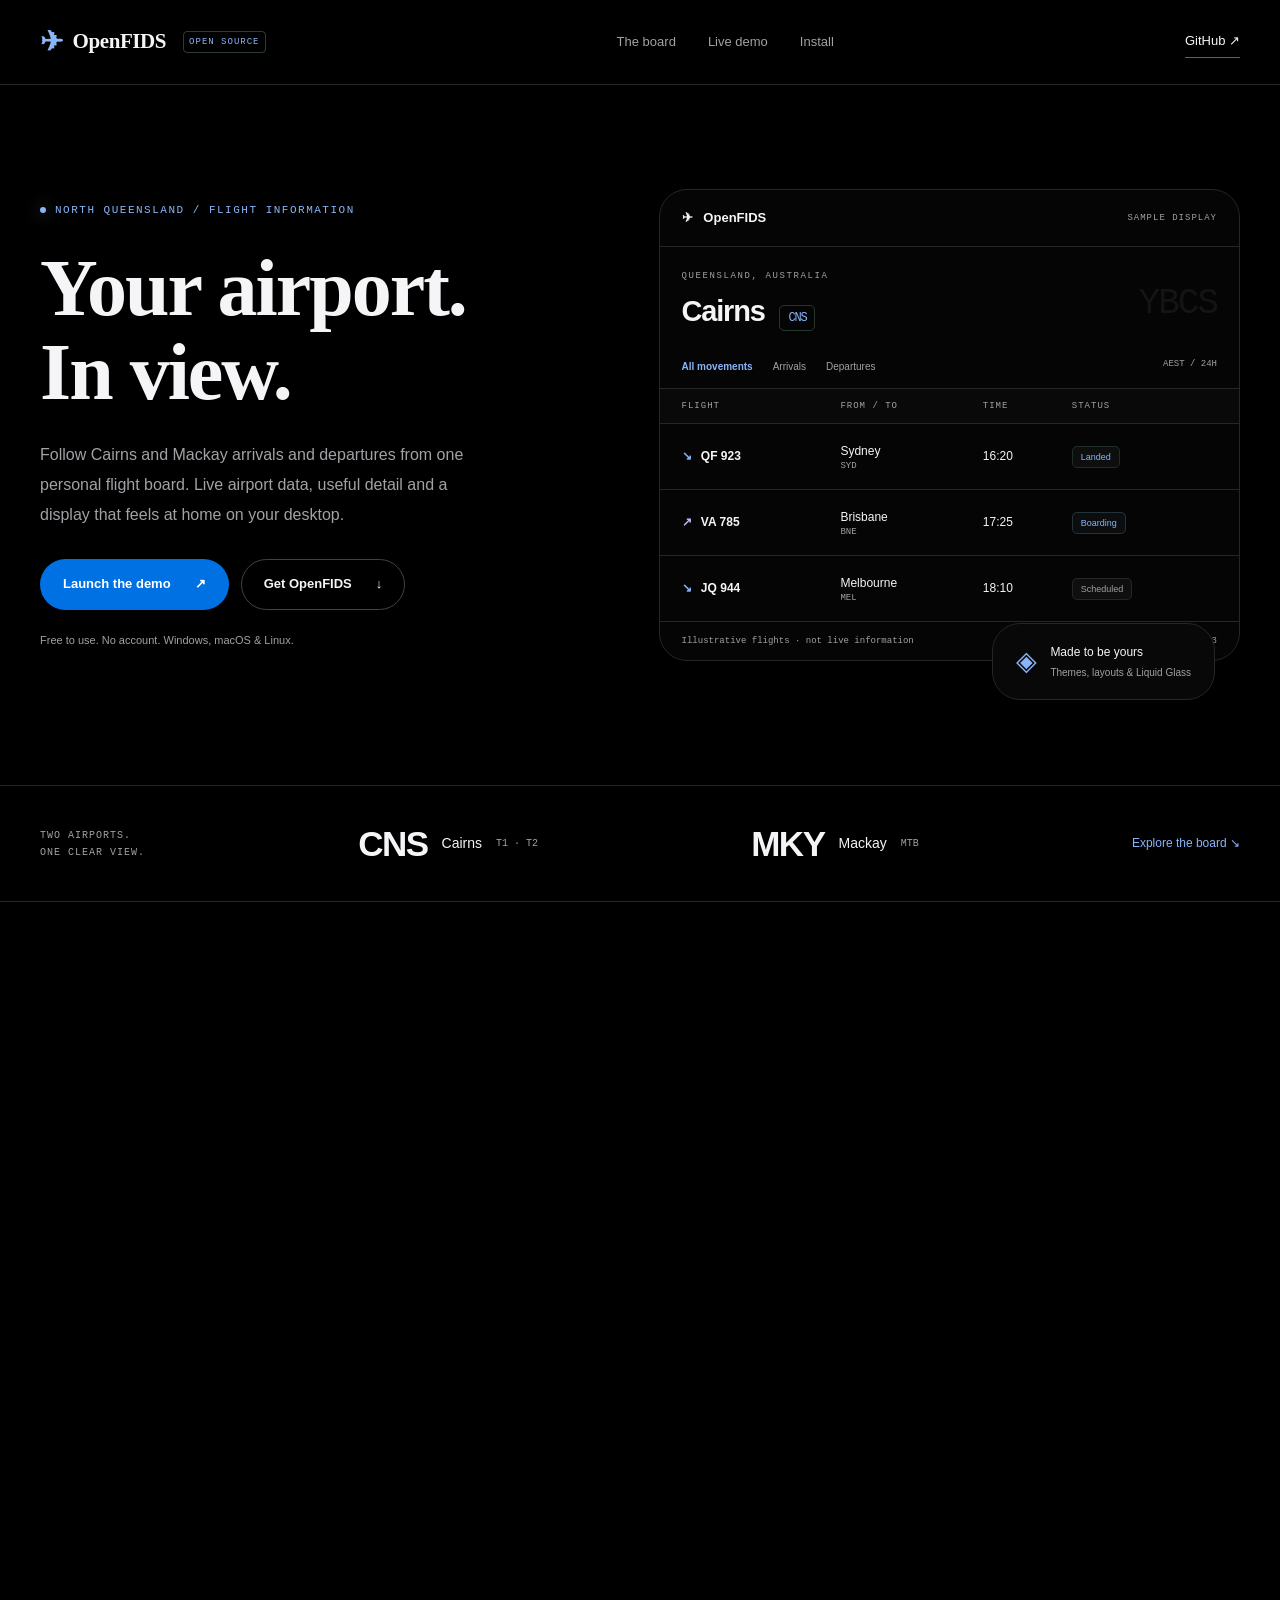
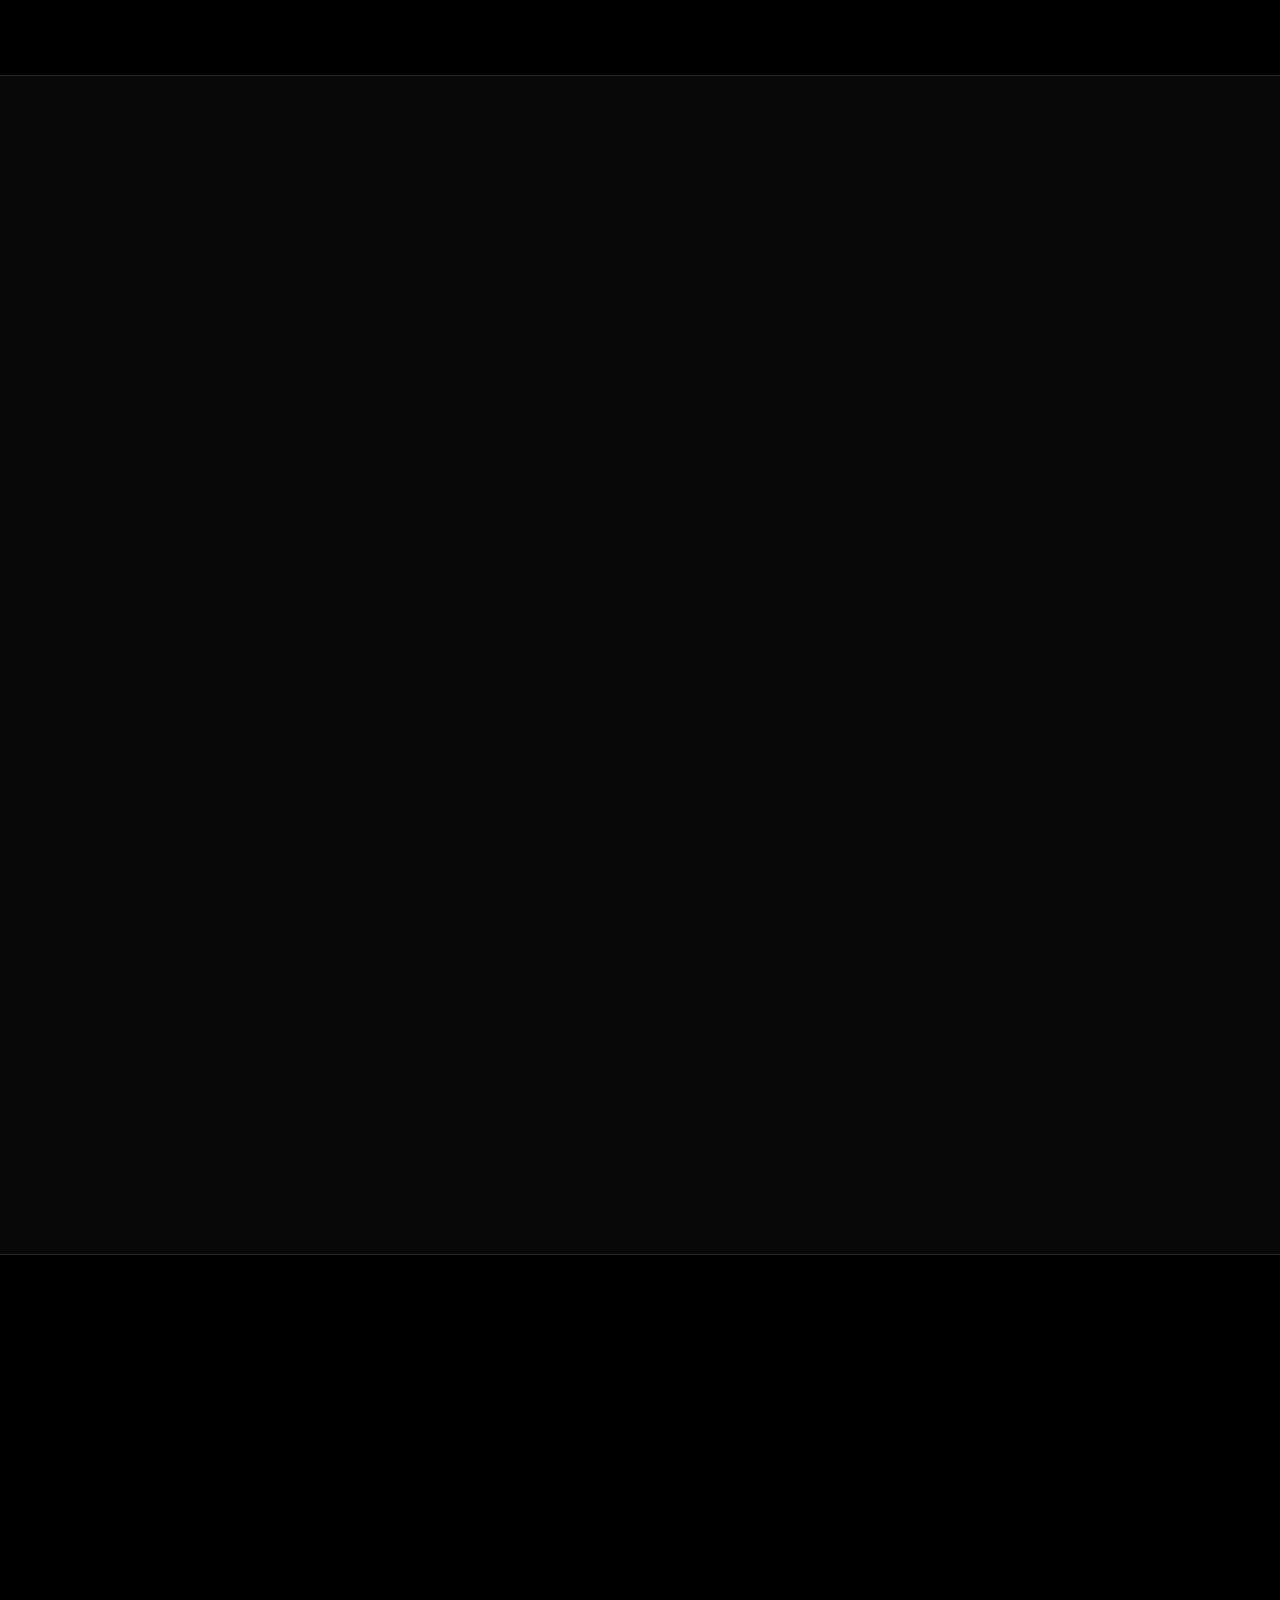
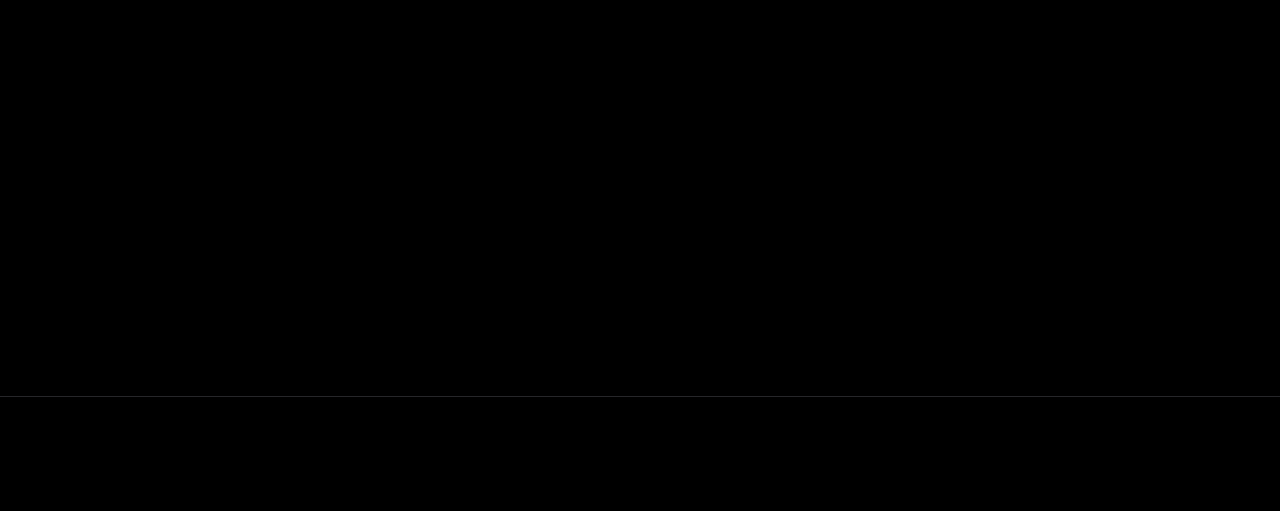
<file: docs/index.html>
<!doctype html>
<html lang="en">
<head>
<meta charset="utf-8"><meta name="viewport" content="width=device-width,initial-scale=1">
<meta name="theme-color" content="#000000"><meta name="description" content="OpenFIDS is a free, open source flight information display for Cairns and Mackay. Explore the browser demo or run your own board on Windows, macOS and Linux.">
<meta property="og:title" content="OpenFIDS — Your airport, in view"><meta property="og:description" content="Cairns and Mackay flight information. A board you can make your own.">
<title>OpenFIDS — Your airport, in view</title>
<link rel="icon" href="./favicon.svg" type="image/svg+xml"><link rel="stylesheet" href="./styles.css"><script src="./site.js" defer></script>
</head>
<body>
<header class="header"><nav class="wrap nav" aria-label="Main navigation">
<a class="logo" href="#top"><span class="logo-mark" aria-hidden="true">✈</span>OpenFIDS<span class="version">OPEN SOURCE</span></a>
<div class="navlinks"><a href="#features">The board</a><a href="#demo">Live demo</a><a href="#install">Install</a></div>
<a class="github" href="https://github.com/Mandrusian/openfids">GitHub ↗</a>
</nav></header>
<main id="top">
<section class="hero wrap">
<div class="hero-copy"><p class="eyebrow"><span class="signal" aria-hidden="true"></span> NORTH QUEENSLAND / FLIGHT INFORMATION</p>
<h1>Your airport.<br><span>In view.</span></h1>
<p class="lede">Follow Cairns and Mackay arrivals and departures from one personal flight board. Live airport data, useful detail and a display that feels at home on your desktop.</p>
<div class="actions"><a class="button primary" href="./demo/">Launch the demo <span>↗</span></a><a class="button ghost" href="#install">Get OpenFIDS <span>↓</span></a></div>
<p class="under">Free to use. No account. Windows, macOS & Linux.</p></div>
<div class="hero-art" aria-label="Illustration of the OpenFIDS board using sample flights">
<div class="board-head"><span>✈ &nbsp; OpenFIDS</span><span class="sample">SAMPLE DISPLAY</span></div>
<div class="airport-heading"><span><small>QUEENSLAND, AUSTRALIA</small><strong>Cairns <em>CNS</em></strong></span><span class="airport-code">YBCS</span></div>
<div class="board-tabs"><b>All movements</b><span>Arrivals</span><span>Departures</span><span class="board-time">AEST / 24H</span></div>
<table class="sample-board"><thead><tr><th scope="col">Flight</th><th scope="col">From / to</th><th scope="col">Time</th><th scope="col">Status</th></tr></thead><tbody>
<tr><td><span class="direction">↘</span> QF 923</td><td>Sydney <small>SYD</small></td><td>16:20</td><td><span class="tag landed">Landed</span></td></tr>
<tr><td><span class="direction dep">↗</span> VA 785</td><td>Brisbane <small>BNE</small></td><td>17:25</td><td><span class="tag boarding">Boarding</span></td></tr>
<tr><td><span class="direction">↘</span> JQ 944</td><td>Melbourne <small>MEL</small></td><td>18:10</td><td><span class="tag">Scheduled</span></td></tr>
</tbody></table><div class="board-foot"><span>Illustrative flights · not live information</span><span>01 — 03</span></div>
<div class="glass-label"><span>◈</span><div>Made to be yours<small>Themes, layouts & Liquid Glass</small></div></div>
</div>
</section>
<div class="airport-strip"><div class="wrap airports"><p>TWO AIRPORTS.<br>ONE CLEAR VIEW.</p><span><b>CNS</b> Cairns <small>T1 · T2</small></span><span><b>MKY</b> Mackay <small>MTB</small></span><a href="#demo">Explore the board ↘</a></div></div>
<section class="wrap features" id="features"><div class="section-heading"><p class="kicker">01 / THE BOARD</p><h2>More than a<br><span>departure time.</span></h2><p class="section-copy">A quick glance when you need the essentials. A detailed view when you want to follow every movement.</p></div>
<div class="feature-grid">
<article><span class="feature-no">01</span><h3>Follow the movement</h3><p>Arrivals and departures from the public NQA feed. Filter by airport, terminal, airline or aircraft, and star flights for your watchlist.</p></article>
<article><span class="feature-no">02</span><h3>Get the full picture</h3><p>Aircraft types, registrations, gates, bays and carousels. Compare scheduled, estimated, actual and block times in the detailed layout.</p></article>
<article><span class="feature-no">03</span><h3>Set your atmosphere</h3><p>Choose your theme, tune Liquid Glass, switch between 12 and 24-hour time, or make the board compact for your screen.</p></article>
</div><div class="local-note"><span aria-hidden="true">↳</span><p><strong>Your own board, on your own computer.</strong> The installed version also supports custom movements and feed adapters. Settings and custom flights stay local.</p><a href="#install">Install it ↗</a></div></section>
<section class="demo-band" id="demo"><div class="wrap"><div class="demo-heading"><div><p class="kicker">02 / LIVE DEMO</p><h2>Next stop: <span>your browser.</span></h2><p>The actual OpenFIDS interface, connected to Cairns and Mackay. Try the airport selector, filters, watchlist and appearance settings.</p></div><a class="button ghost" href="./demo/" target="_blank" rel="noopener noreferrer">Open full screen ↗</a></div>
<div class="demo-shell"><div class="windowbar"><span class="window-title">✈ &nbsp; OPENFIDS / INTERACTIVE DEMO</span><span class="status" id="demoStatus" role="status">Connecting to NQA…</span></div><iframe src="./demo/" title="Interactive live OpenFIDS demonstration" id="demoFrame" loading="lazy"></iframe></div>
<p class="disclaimer">Flight data is fetched directly from the public NQA API and may be delayed or unavailable. Demo preferences are saved in this browser; adding custom flights requires the installed app. OpenFIDS is an independent project, unaffiliated with North Queensland Airports.</p></div></section>
<section id="install" class="wrap install"><p class="kicker">03 / MAKE IT YOURS</p><h2>A permanent spot<br><span>on your desktop.</span></h2><p class="section-copy">Run OpenFIDS locally with the installer for your platform. You can review the scripts and manual setup instructions on GitHub.</p>
<div class="installs"><article><div class="install-top"><span class="platform" aria-hidden="true">⌘</span><div><h3>Linux & macOS</h3><p>Run in a Bash terminal</p></div></div><div class="code-row"><code id="unixCmd">curl -fsSL https://raw.githubusercontent.com/Mandrusian/openfids/main/install.sh | bash</code><button data-copy="unixCmd" type="button" aria-label="Copy Linux and macOS install command">Copy</button></div></article>
<article><div class="install-top"><span class="platform" aria-hidden="true">⊞</span><div><h3>Windows</h3><p>Run in PowerShell</p></div></div><div class="code-row"><code id="winCmd">irm https://raw.githubusercontent.com/Mandrusian/openfids/main/install.ps1 | iex</code><button data-copy="winCmd" type="button" aria-label="Copy Windows install command">Copy</button></div></article></div>
<p class="install-note"><a href="https://github.com/Mandrusian/openfids#advanced">Read the installation guide ↗</a><span>No subscription. No account required.</span></p></section>
</main><footer><div class="wrap footer"><a class="logo" href="#top"><span class="logo-mark" aria-hidden="true">✈</span>OpenFIDS</a><span>An independent view of North Queensland's skies.</span><a href="https://github.com/Mandrusian/openfids">Explore the source ↗</a></div></footer>
</body></html>
</file>
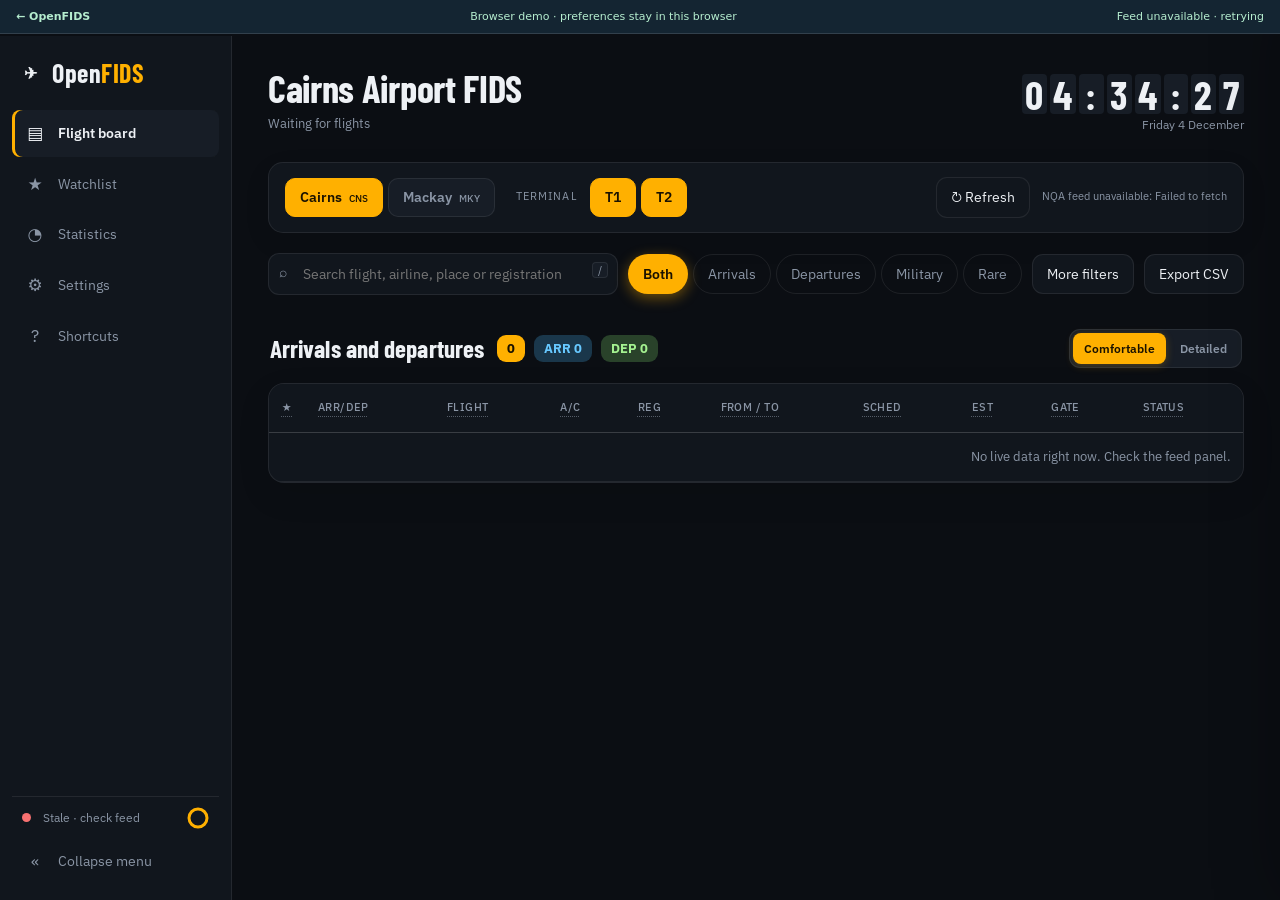
<file: docs/demo/index.html>
<!-- Generated from app/index.html. See scripts/build_pages.py. -->
<!DOCTYPE html>
<html lang="en">
<head>
<meta charset="UTF-8">
<meta name="viewport" content="width=device-width, initial-scale=1">
<title>OpenFIDS · Live preview</title>
<link href="https://fonts.googleapis.com/css2?family=Barlow+Condensed:wght@500;600;700&family=IBM+Plex+Sans:wght@400;500;600&display=swap" rel="stylesheet">
<style>
:root{--bg:#0b0e13;--panel:#11161d;--card:#171d26;--line:rgba(255,255,255,.08);--text:#eef1f5;--mute:#8a95a5;--accent:#ffb000;--on-accent:#1a1200;--ok:#4ade80;--warn:#fb923c;--bad:#f87171;--board:'Barlow Condensed','Arial Narrow',sans-serif;--body:'IBM Plex Sans',system-ui,sans-serif;--pad:13px 14px;--ease:cubic-bezier(.16,1,.3,1)}
body.t-runway{--bg:#05100a;--panel:#0a1a10;--card:#102417;--line:rgba(120,255,160,.12);--text:#d9ffe6;--mute:#6fa586;--accent:#5dff9a;--on-accent:#02130a}
body.t-blue{--bg:#070b16;--panel:#0d1424;--card:#141d33;--accent:#7cb4ff;--on-accent:#071226}
body.t-day{--bg:#f3f1ec;--panel:#fff;--card:#fff;--line:rgba(0,0,0,.1);--text:#16181d;--mute:#5d6673;--accent:#b36b00;--on-accent:#fff;--ok:#15803d;--warn:#c2410c;--bad:#b91c1c}
body.compact{--pad:6px 12px}
*{box-sizing:border-box;margin:0;padding:0}
body{font:14px/1.45 var(--body);background:var(--bg);color:var(--text);min-height:100vh}
button{font:inherit;color:inherit;cursor:pointer}
:focus-visible{outline:2px solid var(--accent);outline-offset:2px}
.app{display:grid;grid-template-columns:232px 1fr;transition:grid-template-columns .35s var(--ease)}
.app.min{grid-template-columns:64px 1fr}
aside{position:sticky;top:0;height:100vh;background:var(--panel);border-right:1px solid var(--line);display:flex;flex-direction:column;padding:16px 10px;overflow:hidden}
.brand{display:flex;align-items:center;gap:10px;padding:0 8px 18px;font:700 24px var(--board);letter-spacing:.5px;white-space:nowrap}
.brand b{color:var(--accent)}
.nav{display:flex;flex-direction:column;gap:2px}
.nav button,.foot button{display:flex;align-items:center;gap:12px;width:100%;background:none;border:0;border-radius:8px;padding:10px;text-align:left;color:var(--mute);white-space:nowrap;transition:background .2s,color .2s}
.nav button:hover,.foot button:hover{background:var(--card);color:var(--text)}
.nav button.on{background:var(--card);color:var(--text);box-shadow:inset 3px 0 var(--accent)}
.ic{width:22px;text-align:center;flex:none;font-size:16px}
.lbl{transition:opacity .2s}.min .lbl{display:none}
.count{margin-left:auto;background:var(--accent);color:var(--on-accent);border-radius:9px;padding:0 7px;font-size:11px;font-weight:600}
.count:empty{display:none}
.gap{flex:1}
.feed{display:flex;align-items:center;gap:10px;padding:10px;border-top:1px solid var(--line);margin-top:8px;font-size:12px;color:var(--mute);white-space:nowrap;cursor:pointer}
.dot{width:9px;height:9px;border-radius:50%;background:var(--bad);flex:none}.dot.live{background:var(--ok);animation:pulse 2s infinite}
@keyframes pulse{50%{box-shadow:0 0 0 5px transparent;opacity:.6}0%,100%{box-shadow:0 0 0 0 var(--ok)}}
.ring{width:22px;height:22px;flex:none;transform:rotate(-90deg)}.ring circle{fill:none;stroke:var(--accent);stroke-width:3;stroke-dasharray:57;stroke-dashoffset:57}.ring.go circle{animation:ring var(--poll,30s) linear forwards}
@keyframes ring{to{stroke-dashoffset:0}}
main{min-width:0;padding:22px 28px 40px}
.top{display:flex;align-items:flex-end;justify-content:space-between;gap:20px;flex-wrap:wrap;margin-bottom:18px}
h1{font:700 34px/1 var(--board);letter-spacing:.3px}
.sub{color:var(--mute);margin-top:6px;font-size:13px}
.clock{text-align:right}.clock .big{font:600 40px/1 var(--board);display:flex;gap:3px;justify-content:flex-end}
.clock small{color:var(--mute);font-size:12px}
.fl{display:inline-block;min-width:.62em;text-align:center;background:var(--card);border-radius:4px;padding:0 3px;transform-origin:50% 50%}
.fl.flip{animation:flap .5s ease-in-out both;animation-delay:var(--d,0s)}
@keyframes flap{0%{transform:perspective(200px) rotateX(0)}45%{transform:perspective(200px) rotateX(-90deg)}55%{transform:perspective(200px) rotateX(90deg)}100%{transform:perspective(200px) rotateX(0)}}
.bar{display:flex;gap:10px;align-items:center;flex-wrap:wrap;margin-bottom:14px}
.search{flex:1;min-width:220px;position:relative}
.search input{width:100%;background:var(--panel);border:1px solid var(--line);border-radius:8px;padding:10px 12px 10px 34px;color:var(--text);font:inherit}
.search span{position:absolute;left:11px;top:9px;color:var(--mute)}
.search kbd{position:absolute;right:10px;top:9px;font-size:11px;color:var(--mute);border:1px solid var(--line);border-radius:4px;padding:0 5px}
.chips{display:flex;gap:6px;flex-wrap:wrap}
.chip{background:var(--panel);border:1px solid var(--line);border-radius:20px;padding:6px 14px;color:var(--mute);transition:.2s}
.chip:hover{color:var(--text)}.chip.on{background:var(--accent);border-color:var(--accent);color:var(--on-accent);font-weight:600}
.btn{background:var(--panel);border:1px solid var(--line);border-radius:8px;padding:9px 14px;transition:.2s}.btn:hover{border-color:var(--accent)}
.btn.pri{background:var(--accent);color:var(--on-accent);border-color:var(--accent);font-weight:600;width:100%;margin-top:8px}
.btn.danger{color:var(--bad)}
.wrap{background:var(--panel);border:1px solid var(--line);border-radius:12px;overflow:auto}
table{width:100%;border-collapse:collapse}
th{position:sticky;top:0;background:var(--panel);text-align:left;font-weight:500;color:var(--mute);font-size:12px;padding:11px 14px;border-bottom:1px solid var(--line);white-space:nowrap}
td{padding:var(--pad);border-bottom:1px solid var(--line);white-space:nowrap}
tbody tr{transition:background .2s}tbody tr:hover{background:var(--card)}
tr.hot td:first-child{box-shadow:inset 3px 0 var(--bad)}tr.rare td:first-child{box-shadow:inset 3px 0 var(--accent)}
tr.flash{animation:flash 1.6s}@keyframes flash{0%{background:color-mix(in srgb,var(--accent) 35%,transparent)}100%{background:transparent}}
.code{font:600 20px var(--board);color:var(--accent);letter-spacing:.4px}
.time{font:600 20px var(--board)}.mut{color:var(--mute);font-size:12px}
.star{background:none;border:0;font-size:17px;color:var(--mute);opacity:.5;transition:transform .25s var(--ease),color .2s,opacity .2s}
.star:hover{opacity:1}.star.on{color:var(--accent);opacity:1;transform:scale(1.2) rotate(72deg)}
.tag{font-size:11px;border:1px solid var(--line);border-radius:4px;padding:1px 6px;margin-left:6px;color:var(--warn)}
.pill{display:inline-block;border-radius:5px;padding:3px 10px;font:600 15px var(--board);background:var(--card);color:var(--mute)}
.pill.ok{color:var(--ok)}.pill.late{color:var(--warn)}.pill.flip{animation:flap .55s ease-in-out}
.tip{cursor:help;border-bottom:1px dotted var(--mute)}
#tip{position:fixed;z-index:50;max-width:270px;background:var(--card);border:1px solid var(--line);border-radius:8px;padding:10px 12px;font-size:12px;opacity:0;pointer-events:none;transition:opacity .15s;box-shadow:0 10px 30px rgba(0,0,0,.4)}#tip.on{opacity:1}#tip b{display:block;margin-bottom:2px}#tip i{color:var(--accent);font-style:normal}
.empty{padding:50px 20px;text-align:center;color:var(--mute)}
.cards{display:grid;grid-template-columns:repeat(auto-fit,minmax(150px,1fr));gap:12px;margin-bottom:18px}
.card{background:var(--panel);border:1px solid var(--line);border-radius:12px;padding:16px}.card .n{font:700 40px/1 var(--board);display:flex;gap:3px}.card small{color:var(--mute)}
.grid2{display:grid;grid-template-columns:repeat(auto-fit,minmax(300px,1fr));gap:14px}
.card h3{font:600 18px var(--board);margin-bottom:12px}
.row{display:grid;grid-template-columns:120px 1fr 28px;gap:10px;align-items:center;font-size:13px;margin-bottom:8px}
.row i{display:block;height:10px;border-radius:5px;background:var(--accent);width:var(--w);transform-origin:left;animation:grow .8s var(--ease)}@keyframes grow{from{transform:scaleX(0)}}
.row span{overflow:hidden;text-overflow:ellipsis;white-space:nowrap}.row b{text-align:right}
#panel{position:fixed;top:0;right:0;height:100vh;width:min(400px,100vw);background:var(--panel);border-left:1px solid var(--line);z-index:40;padding:22px;overflow:auto;transform:translateX(105%);transition:transform .4s var(--ease);box-shadow:-20px 0 50px rgba(0,0,0,.3)}#panel.open{transform:none}
#veil{position:fixed;inset:0;background:rgba(0,0,0,.45);z-index:39;opacity:0;pointer-events:none;transition:opacity .3s}#veil.on{opacity:1;pointer-events:auto}
.ph{display:flex;justify-content:space-between;align-items:center;margin-bottom:16px}.ph h2{font:700 26px var(--board)}
.x{background:none;border:0;font-size:20px;color:var(--mute)}
h4{font:600 16px var(--board);margin:20px 0 8px}
.f{display:grid;gap:8px;margin-bottom:8px}.f2{grid-template-columns:1fr 1fr}
input.in,select.in{width:100%;background:var(--card);border:1px solid var(--line);border-radius:7px;padding:9px 10px;color:var(--text);font:inherit}
.sw{display:flex;justify-content:space-between;align-items:center;gap:12px;padding:11px 0;border-bottom:1px solid var(--line)}.sw small{display:block;color:var(--mute);font-size:12px}
.sw input{width:38px;height:22px;accent-color:var(--accent)}
.themes{display:grid;grid-template-columns:repeat(4,1fr);gap:8px}.themes button{border:2px solid var(--line);border-radius:8px;padding:10px 4px;font-size:12px;background:var(--card);transition:.2s}.themes button.on{border-color:var(--accent)}
.item{display:flex;justify-content:space-between;align-items:center;gap:8px;padding:9px 11px;border:1px solid var(--line);border-radius:8px;margin-top:7px;font-size:13px}
.msg{font-size:12px;color:var(--mute);margin-top:8px}
kbd{font:12px var(--body);border:1px solid var(--line);border-bottom-width:2px;border-radius:4px;padding:0 6px;background:var(--card)}
#toasts{position:fixed;bottom:18px;left:50%;transform:translateX(-50%);display:flex;flex-direction:column;gap:8px;z-index:60;align-items:center}
.toast{background:var(--accent);color:var(--on-accent);border-radius:9px;padding:10px 16px;font-weight:600;box-shadow:0 8px 24px rgba(0,0,0,.35);animation:rise .45s var(--ease)}.toast.out{opacity:0;transition:opacity .4s}
@keyframes rise{from{transform:translateY(20px);opacity:0}}
#bye{display:none;position:fixed;inset:0;background:var(--bg);z-index:99;align-items:center;justify-content:center;text-align:center;color:var(--mute)}#bye.on{display:flex}#bye h2{font:700 34px var(--board);color:var(--text)}
.nomo *,.nomo *::before{animation:none!important;transition:none!important}
@media (prefers-reduced-motion:reduce){*{animation:none!important;transition:none!important}}
@media (max-width:820px){.app,.app.min{grid-template-columns:64px 1fr}.lbl{display:none}main{padding:16px}.clock{text-align:left}.clock .big{justify-content:flex-start}}

/* ---- v3: themes, direction colours, bubbles, motion ---- */
:root{--arr:#34d399;--dep:#60a5fa}
body.t-violet{--bg:#0e0a1a;--panel:#151025;--card:#1d1633;--accent:#a78bfa;--on-accent:#12082a}
body.t-sunset{--bg:#140b0d;--panel:#1d1114;--card:#29181c;--line:rgba(255,200,180,.1);--accent:#ff7a59;--on-accent:#2a0d05}
body.t-mint{--bg:#07120f;--panel:#0c1b17;--card:#12271f;--accent:#5eead4;--on-accent:#032b25}
body.t-mono{--bg:#0a0a0a;--panel:#121212;--card:#1a1a1a;--accent:#e5e5e5;--on-accent:#111;--arr:#d4d4d4;--dep:#a3a3a3}
body.t-contrast{--bg:#000;--panel:#000;--card:#111;--line:rgba(255,255,255,.4);--text:#fff;--mute:#d4d4d4;--accent:#ff0;--on-accent:#000}
body.t-sky{--bg:#eaf2fb;--panel:#fff;--card:#f2f7fd;--line:rgba(0,30,80,.12);--text:#0f1b2d;--mute:#5a6b82;--accent:#0b6bcb;--on-accent:#fff;--ok:#15803d;--warn:#c2410c;--bad:#b91c1c;--arr:#15803d;--dep:#1d4ed8}
body.t-day{--arr:#15803d;--dep:#1d4ed8}
body.nocolor{--arr:var(--mute);--dep:var(--mute)}
body{transition:background .4s,color .4s}
body.zebra tbody tr:nth-child(even){background:color-mix(in srgb,var(--card) 55%,transparent)}
body.sz-s{zoom:.92}body.sz-l{zoom:1.12}
html.smooth,html.smooth *{scroll-behavior:smooth}
.themes{grid-template-columns:repeat(3,1fr)}
.themes button::before{content:'';display:block;height:6px;border-radius:3px;background:var(--sw,var(--accent));margin-bottom:6px}
/* sliding bubbles */
.chips,.nav{position:relative}.chip,.nav button{position:relative;z-index:1}
.chip{background:transparent}.chip.on{background:transparent;border-color:transparent;color:var(--on-accent)}
.bub,.nbub{position:absolute;left:0;top:0;width:0;height:0;pointer-events:none;transition:left .45s var(--ease),top .45s var(--ease),width .45s var(--ease),height .45s var(--ease)}
.bub{z-index:0;border-radius:20px;background:var(--accent);box-shadow:0 4px 14px color-mix(in srgb,var(--accent) 40%,transparent)}
.nbub{z-index:0;border-radius:8px;background:var(--card);box-shadow:inset 3px 0 var(--accent)}
.nav button.on{background:transparent;box-shadow:none;color:var(--text)}
/* arrival = solid bar + down triangle, departure = striped bar + up triangle */
td:first-child{position:relative}td:first-child::before{content:'';position:absolute;left:0;top:0;bottom:0;width:5px}
tr.ra td:first-child::before{background:var(--arr)}
tr.rd td:first-child::before{background:repeating-linear-gradient(45deg,var(--dep) 0 3px,transparent 3px 6px)}
.dir{font-size:12px;font-weight:600}.dir.a{color:var(--arr)}.dir.d{color:var(--dep)}
tr.hot td:first-child,tr.rare td:first-child{box-shadow:none}tr.hot{background:color-mix(in srgb,var(--bad) 7%,transparent)}
.tag.hot{color:var(--bad)}.tag.rare{color:var(--accent)}
/* switches */
.sw input{appearance:none;-webkit-appearance:none;width:42px;height:24px;border-radius:12px;background:var(--card);border:1px solid var(--line);position:relative;cursor:pointer;flex:none;transition:background .25s,border-color .25s}
.sw input::after{content:'';position:absolute;top:2px;left:2px;width:18px;height:18px;border-radius:50%;background:var(--mute);transition:transform .3s var(--ease),background .25s}
.sw input:checked{background:var(--accent);border-color:var(--accent)}.sw input:checked::after{transform:translateX(18px);background:var(--on-accent)}
/* advanced filters */
.adv{display:grid;grid-template-rows:0fr;transition:grid-template-rows .4s var(--ease),margin .4s var(--ease)}.adv.open{grid-template-rows:1fr;margin-bottom:14px}
.advin{min-height:0;overflow:hidden;display:grid;grid-template-columns:repeat(auto-fit,minmax(170px,1fr));gap:8px;padding:2px}
/* motion */
.vin{animation:viewin .45s var(--ease)}@keyframes viewin{from{opacity:0;transform:translateY(10px)}}
.swap tr{animation:rowin .4s var(--ease) both;animation-delay:calc(var(--i,0)*25ms)}@keyframes rowin{from{opacity:0;transform:translateX(-8px)}}
.btn:active,.chip:active,.nav button:active,.foot button:active{transform:scale(.96)}
.card{transition:transform .25s var(--ease),border-color .25s}.card:hover{transform:translateY(-3px);border-color:var(--accent)}
#panel [data-p]:not([hidden])>*{animation:pin .45s var(--ease) both}@keyframes pin{from{opacity:0;transform:translateX(14px)}}
#panel [data-p]>:nth-child(2){animation-delay:.04s!important}#panel [data-p]>:nth-child(3){animation-delay:.08s!important}#panel [data-p]>:nth-child(4){animation-delay:.12s!important}#panel [data-p]>:nth-child(5){animation-delay:.16s!important}#panel [data-p]>:nth-child(n+6){animation-delay:.2s!important}

/* ---- v4: merged status, filter-drawer fix, silent refresh, liquid glass ---- */
.advin{padding:0}.advin>*{outline-offset:-2px}
.adv{visibility:hidden;transition:grid-template-rows .4s var(--ease),margin .4s var(--ease),visibility 0s .4s}
.adv.open{visibility:visible;transition:grid-template-rows .4s var(--ease),margin .4s var(--ease),visibility 0s}
.st{font:600 16px var(--board);margin-top:1px}.st.ok{color:var(--ok)}.st.late{color:var(--warn)}.st.bad{color:var(--bad)}.st.flip{animation:flap .55s ease-in-out}
.rin{animation:rowin .45s var(--ease)}.rout{animation:rout .3s ease forwards;pointer-events:none}@keyframes rout{to{opacity:0;transform:translateX(14px)}}
body.glass{--g:rgba(255,255,255,.07);--gb:rgba(255,255,255,.2);--gl:rgba(255,255,255,.4);--glow:radial-gradient(420px circle at var(--mx,50%) var(--my,0%),rgba(255,255,255,.13),transparent 60%)}
body.glass.t-day,body.glass.t-sky{--g:rgba(255,255,255,.5);--gb:rgba(255,255,255,.85);--gl:#fff;--glow:radial-gradient(420px circle at var(--mx,50%) var(--my,0%),rgba(255,255,255,.7),transparent 60%)}
body.glass::before{content:'';position:fixed;inset:-10%;z-index:-1;pointer-events:none;filter:blur(30px);animation:drift 26s ease-in-out infinite alternate;
 background:radial-gradient(40% 40% at 20% 25%,color-mix(in srgb,var(--accent) 55%,transparent),transparent 70%),radial-gradient(35% 35% at 80% 20%,color-mix(in srgb,var(--arr) 40%,transparent),transparent 70%),radial-gradient(45% 45% at 70% 85%,color-mix(in srgb,var(--dep) 45%,transparent),transparent 70%)}
@keyframes drift{to{transform:translate3d(4%,-3%,0) scale(1.12) rotate(6deg)}}
body.glass :where(aside,.wrap,.card,.btn,.chip:not(.on),.search input,input.in,select.in,.themes button,.item),body.glass #panel,body.glass #tip{
 background-color:var(--g);background-image:var(--glow);background-attachment:fixed;backdrop-filter:blur(20px) saturate(170%);-webkit-backdrop-filter:blur(20px) saturate(170%);
 border-color:var(--gb);box-shadow:inset 0 1px 0 var(--gl),inset 0 -1px 0 rgba(255,255,255,.05),0 10px 30px rgba(0,0,0,.22)}
body.glass #panel{backdrop-filter:blur(28px) saturate(190%);-webkit-backdrop-filter:blur(28px) saturate(190%)}
body.glass th{background:rgba(255,255,255,.06);backdrop-filter:blur(14px);-webkit-backdrop-filter:blur(14px)}
body.glass tbody tr:hover{background:rgba(255,255,255,.07)}
body.glass .fl{background:rgba(255,255,255,.1);box-shadow:inset 0 1px 0 var(--gl)}
body.glass .toast{background:color-mix(in srgb,var(--accent) 75%,transparent);backdrop-filter:blur(16px) saturate(180%);-webkit-backdrop-filter:blur(16px) saturate(180%);box-shadow:inset 0 1px 0 rgba(255,255,255,.5),0 8px 24px rgba(0,0,0,.3)}
body.glass .bub{background:color-mix(in srgb,var(--accent) 70%,transparent);box-shadow:inset 0 1px 0 rgba(255,255,255,.55),0 4px 18px color-mix(in srgb,var(--accent) 45%,transparent)}
body.glass .nbub{background:rgba(255,255,255,.1);box-shadow:inset 0 1px 0 var(--gl),inset 3px 0 var(--accent)}
body.glass #veil{backdrop-filter:blur(4px);-webkit-backdrop-filter:blur(4px)}

/* ---- v5: calmer colours, patterns for both directions, settings tabs, colour pickers ---- */
body:not(#x){--arr:var(--accent);--dep:color-mix(in srgb,var(--text) 72%,var(--bg))}
body.nocolor:not(#x){--arr:var(--mute);--dep:var(--mute)}
.code{color:var(--text)}
th:first-child,td:first-child{width:1%;padding-left:18px;padding-right:2px}
td:first-child::before{width:6px}
tr.ra td:first-child::before{background:radial-gradient(circle,var(--arr) 1.8px,transparent 2.4px) 0 0/6px 8px}
tr.rd td:first-child::before{background:repeating-linear-gradient(45deg,var(--dep) 0 3px,transparent 3px 6px)}
.ds{display:flex;flex-wrap:wrap;align-items:baseline;gap:0 8px;margin-top:1px}
.ds .dir{font-size:12px}.ds .st{margin:0;font:500 15px var(--body)}.ds .st::before{content:'·';margin-right:8px;color:var(--mute)}
.tabs{display:flex;gap:6px;position:relative;margin:0 0 4px}
details.mt{margin:12px 0}details.mt summary{cursor:pointer;padding:9px 0;color:var(--mute);font-size:13px}details.mt summary:hover{color:var(--text)}
#cGrid{display:grid;grid-template-columns:1fr 1fr;gap:10px;padding:6px 0 10px}
.cp{display:flex;align-items:center;gap:10px;font-size:13px}
.cp input[type=color]{width:36px;height:30px;padding:0;border:1px solid var(--line);border-radius:7px;background:none;cursor:pointer;flex:none}
.cprow{display:flex;justify-content:space-between;align-items:center;gap:12px;padding:11px 0;border-bottom:1px solid var(--line)}.cprow small{display:block;color:var(--mute);font-size:12px}
.cprow input[type=color]{width:48px;height:34px}

/* ---- v6: no direction patterns, glass status bubble ---- */
tr.ra td:first-child::before,tr.rd td:first-child::before,td:first-child::before{content:none;display:none}
.sb{text-align:right;width:1%;padding-right:18px}
.gb{position:relative;display:inline-block;overflow:hidden;padding:5px 15px;border-radius:999px;font:600 14px var(--body);white-space:nowrap;color:var(--c);
 background:color-mix(in srgb,var(--c) 15%,rgba(255,255,255,.06));border:1px solid color-mix(in srgb,var(--c) 38%,rgba(255,255,255,.28));
 backdrop-filter:blur(14px) saturate(180%);-webkit-backdrop-filter:blur(14px) saturate(180%);
 box-shadow:inset 0 1px 0 rgba(255,255,255,.5),inset 0 -8px 12px rgba(255,255,255,.04),0 4px 16px color-mix(in srgb,var(--c) 24%,transparent)}
.gb::after{content:'';position:absolute;inset:0;border-radius:inherit;pointer-events:none;background:linear-gradient(180deg,rgba(255,255,255,.3),transparent 55%)}
.gb.late{--c:var(--warn)}.gb.ok{--c:var(--ok)}
.gb.flip{animation:flap .55s ease-in-out}

/* ---- v7: normal status bubble ---- */
.gb{backdrop-filter:none;-webkit-backdrop-filter:none;box-shadow:none;overflow:visible;
 background:color-mix(in srgb,var(--c) 16%,transparent);border:1px solid color-mix(in srgb,var(--c) 40%,transparent)}
.gb::after{content:none}

/* Airport-board information density, without sacrificing OpenFIDS themes. */
body.t-airport{--bg:#0d1015;--panel:#15191f;--card:#1c222a;--accent:#ffd400;--on-accent:#141414;--arr:#62bdff;--dep:#a2de72}
.airport-controls{display:flex;align-items:center;gap:12px;flex-wrap:wrap;margin:0 0 14px;padding:10px 12px;background:var(--panel);border:1px solid var(--line);border-radius:12px}
.airport-pick,.terminal-pick{display:flex;align-items:center;gap:5px;flex-wrap:wrap}
.airport-pick button,.terminal-pick button{border:1px solid var(--line);border-radius:8px;background:var(--card);padding:7px 12px;font-weight:600;color:var(--mute);transition:background .2s,color .2s}
.airport-pick button[aria-pressed=true],.terminal-pick button[aria-pressed=true]{background:var(--accent);color:var(--on-accent);border-color:var(--accent)}
.airport-pick small{font-size:10px;margin-left:4px;font-weight:500}
.airport-controls .terminal-label{font-size:11px;letter-spacing:.1em;text-transform:uppercase;color:var(--mute)}
.airport-controls .gap{min-width:10px}
.source-line{font-size:12px;color:var(--mute);text-align:right;max-width:280px}
.board-summary{display:flex;gap:8px;align-items:center;flex-wrap:wrap;margin:0 0 10px}
.board-summary strong{font:700 21px var(--board);margin-right:4px}
.board-num{font:700 13px var(--body);background:var(--accent);color:var(--on-accent);padding:3px 10px;border-radius:18px}
.board-num.arr{background:color-mix(in srgb,#38aef0 22%,var(--panel));color:#67c8ff}
.board-num.dep{background:color-mix(in srgb,#78d455 23%,var(--panel));color:#a4f190}
body.t-day .board-num.arr,body.t-sky .board-num.arr{background:color-mix(in srgb,#0369a1 13%,var(--panel));color:#0369a1}
body.t-day .board-num.dep,body.t-sky .board-num.dep{background:color-mix(in srgb,#15803d 13%,var(--panel));color:#15803d}
.foot button.feed{border-radius:0;border-top:1px solid var(--line);margin-top:8px;padding:10px;font-size:12px}
.board-wrap{position:relative}
.board-wrap table{min-width:1390px}
.board-wrap th{padding:10px 8px;text-transform:uppercase;font-size:11px;letter-spacing:.04em}
.board-wrap td{padding:10px 8px;font-size:13px;line-height:1.22}
.board-wrap th:first-child,.board-wrap td:first-child{padding-left:13px}
.board-wrap td:nth-child(3){min-width:126px}
.board-wrap td:nth-child(6){min-width:126px}
.board-wrap td:last-child{padding-right:14px}
.board-wrap .code{font-size:19px;color:var(--accent)}
.board-wrap .time{font-size:16px}
.board-wrap .mut{font-size:11px}
.board-wrap .subflight{font-size:11px;color:var(--mute);white-space:normal;margin-top:4px;max-width:200px}
.board-wrap .dir-badge{display:inline-block;font-size:11px;font-weight:700;letter-spacing:.02em;padding:4px 7px;border-radius:5px;background:color-mix(in srgb,var(--arr) 20%,transparent);color:var(--arr)}
.board-wrap .dir-badge.depart{background:color-mix(in srgb,var(--dep) 20%,transparent);color:var(--dep)}
.board-wrap .loc{font-weight:600;font-size:14px}
.board-wrap .bay{display:inline-block;background:var(--accent);color:var(--on-accent);padding:3px 7px;border-radius:5px;font:700 14px var(--board)}
.board-wrap .flight-status{display:inline-block;border-radius:99px;padding:5px 9px;background:var(--card);font-size:12px;font-weight:600;white-space:nowrap}
.board-wrap .flight-status.ok{background:color-mix(in srgb,var(--ok) 15%,transparent);color:var(--ok)}
.board-wrap .flight-status.late{background:color-mix(in srgb,var(--warn) 15%,transparent);color:var(--warn)}
.board-wrap .flight-status.bad{background:color-mix(in srgb,var(--bad) 15%,transparent);color:var(--bad)}
.board-wrap tr.day-row td{background:var(--card);color:var(--mute);font:600 12px var(--body);letter-spacing:.05em;text-transform:uppercase;padding:8px 12px}
.board-wrap .tag.kind{color:var(--mute)}
.board-wrap .clocktime{font:600 15px var(--board);font-variant-numeric:tabular-nums}
.board-wrap .esttime{color:var(--warn)}
.board-wrap .star{font-size:15px}
.board-wrap tr.ra td:first-child,.board-wrap tr.rd td:first-child{border-left:3px solid var(--arr)}
.board-wrap tr.rd td:first-child{border-left-color:var(--dep)}
.board-wrap .sort-indicator{font-size:10px;color:var(--mute)}
body.compact .board-wrap td{padding-top:5px;padding-bottom:5px}
@media(max-width:1000px){.airport-controls{gap:8px}.board-wrap table{min-width:1320px}.source-line{text-align:left;max-width:none}}


/* ---- OpenFIDS refinement: preserve its identity, restore readable hierarchy. ---- */
:root{--surface-glow:color-mix(in srgb,var(--accent) 11%,transparent)}
main{padding:28px clamp(18px,2.8vw,42px) 48px}
.top{padding:4px 0 6px;margin-bottom:22px}
h1{font-size:clamp(30px,3vw,39px);line-height:1.08;letter-spacing:-.3px}
.clock .big{font-weight:700;letter-spacing:.025em}
aside{padding:20px 12px 16px;border-right:1px solid var(--line)}
.brand{padding:1px 8px 22px;font-size:26px}
.nav{gap:4px}
.nav button,.foot button{min-height:42px;border-radius:11px;padding:11px 12px}
.nav button:hover,.foot button:hover{background:color-mix(in srgb,var(--accent) 8%,var(--card))}
.nav button.on{font-weight:600}
.nav .ic{font-size:17px}
.app.min aside{padding-left:8px;padding-right:8px}
.app.min .brand{justify-content:center;gap:0;padding-left:0;padding-right:0}
.app.min .nav button,.app.min .foot button{justify-content:center;gap:0;padding:10px 6px}
.app.min .ic{width:22px;flex:0 0 22px}
.app.min .feed{justify-content:center;gap:0;padding:12px 0}
.app.min .feed .ring{display:none}
@media (max-width:820px){
  .app aside{padding-left:8px;padding-right:8px}
  .app .brand{justify-content:center;gap:0;padding-left:0;padding-right:0}
  .app .nav button,.app .foot button{justify-content:center;gap:0;padding:10px 6px}
  .app .ic{width:22px;flex:0 0 22px}
  .app .feed{justify-content:center;gap:0;padding:12px 0}
  .app .feed .ring{display:none}
}
.search input{min-height:42px;border-radius:11px}
.search input:focus{border-color:color-mix(in srgb,var(--accent) 60%,var(--line));box-shadow:0 0 0 3px color-mix(in srgb,var(--accent) 10%,transparent);outline:none}
.bar{gap:10px;margin-bottom:20px}
.chips{gap:5px}
.chip{padding:9px 14px}
.btn{border-radius:11px;min-height:39px}
.airport-controls{padding:14px 16px;margin:0 0 20px;gap:12px;border-radius:15px;box-shadow:0 9px 30px rgba(0,0,0,.06)}
.airport-pick button,.terminal-pick button{padding:8px 14px;border-radius:10px}
.airport-controls .terminal-label{margin-left:9px}
.source-line{font-size:11px;max-width:280px}
.board-summary{gap:9px;padding:0 2px;margin:14px 0 15px;min-height:38px}
.board-summary strong{font:700 25px/1.15 var(--board);letter-spacing:.1px}
.board-summary-spacer{flex:1;min-width:12px}
.board-num{border-radius:9px;padding:5px 10px}
.layout-switch,.time-format-switch{display:inline-flex;align-items:center;gap:3px;border:1px solid var(--line);padding:3px;border-radius:11px;background:var(--card)}
.layout-switch button,.time-format-switch button{border:0;background:transparent;color:var(--mute);border-radius:8px;padding:7px 11px;font-weight:600;font-size:12px;transition:background .22s,color .22s,box-shadow .22s}
.layout-switch button:hover,.time-format-switch button:hover{color:var(--text)}
.layout-switch button[aria-pressed=true],.time-format-switch button[aria-pressed=true]{background:var(--accent);color:var(--on-accent);box-shadow:0 2px 8px color-mix(in srgb,var(--accent) 24%,transparent)}
.compact-select{width:auto!important;min-width:130px}
#glassDepthRow[hidden]{display:none}
.wrap.board-wrap{border-radius:16px;box-shadow:0 12px 32px rgba(0,0,0,.10);scrollbar-color:color-mix(in srgb,var(--accent) 38%,var(--card)) var(--panel)}
.board-wrap table{min-width:1400px;border-collapse:separate;border-spacing:0}
.board-wrap th{top:0;z-index:3;background:var(--panel);padding:15px 12px;letter-spacing:.035em;border-bottom:1px solid color-mix(in srgb,var(--text) 10%,var(--line))}
.board-wrap td{padding:13px 11px;vertical-align:middle}
.board-wrap tr.ra td:first-child,.board-wrap tr.rd td:first-child{border-left-width:3px}
.board-wrap tr:nth-child(even):not(.day-row){background:color-mix(in srgb,var(--card) 28%,transparent)}
.board-wrap tr:hover:not(.day-row){background:color-mix(in srgb,var(--accent) 7%,var(--card))}
.board-wrap tr.day-row td{padding:10px 14px;background:color-mix(in srgb,var(--card) 89%,var(--panel));font-weight:700}
.board-wrap .code{font:700 22px/1.1 var(--board);letter-spacing:.2px;color:var(--accent)}
.board-wrap .loc{font-size:15px}
.board-wrap .subflight{line-height:1.35;color:var(--mute);margin-top:5px}
.board-wrap .clocktime{font:600 16px/1.3 var(--board);font-variant-numeric:tabular-nums}
.board-wrap .dir-badge{font-size:11px;padding:5px 8px;border-radius:7px}
.board-wrap .flight-status{padding:6px 11px;border:1px solid color-mix(in srgb,var(--text) 7%,transparent)}
.board-wrap .bay{background:color-mix(in srgb,var(--accent) 22%,var(--card));color:var(--text);border-radius:7px;padding:4px 9px}
.board-wrap .star{font-size:19px;opacity:.62}
.board-wrap .star.on{opacity:1}
.board-wrap[data-layout="comfortable"] table{min-width:880px}
.board-wrap[data-layout="comfortable"] :is(th,td):nth-child(9),
.board-wrap[data-layout="comfortable"] :is(th,td):nth-child(10),
.board-wrap[data-layout="comfortable"] :is(th,td):nth-child(11),
.board-wrap[data-layout="comfortable"] :is(th,td):nth-child(12),
.board-wrap[data-layout="comfortable"] :is(th,td):nth-child(14){display:none}
.board-wrap[data-layout="comfortable"] th{padding:16px 13px}
.board-wrap[data-layout="comfortable"] td{padding:16px 12px}
.board-wrap[data-layout="comfortable"] td:nth-child(3){min-width:142px}
.board-wrap[data-layout="comfortable"] td:nth-child(6){min-width:170px}
.board-wrap[data-layout="comfortable"] td:last-child{text-align:right}
.board-wrap .help-heading{cursor:help;text-decoration:underline;text-decoration-style:dotted;text-decoration-color:color-mix(in srgb,var(--mute) 55%,transparent);text-underline-offset:5px;transition:color .18s}
.board-wrap .help-heading:hover,.board-wrap .help-heading:focus-visible{color:var(--accent);text-decoration-color:var(--accent)}
#tip{max-width:min(340px,calc(100vw - 20px));z-index:90;line-height:1.5;border-radius:12px;padding:13px 15px;box-shadow:0 18px 48px rgba(0,0,0,.4)}
#tip b{font-size:13px;color:var(--text)}
#panel{box-shadow:-18px 0 65px rgba(0,0,0,.3)}
/* ---- Liquid Glass v2. Layered refraction, specular edging and ambient colour. ---- */
body.glass{
  --glass-blur:26px;--glass-alpha:.60;
  --glass-border:rgba(255,255,255,.22);
  --glass-lustre:rgba(255,255,255,.14);
  --glass-panel:rgba(28,40,61,var(--glass-alpha));
  background:linear-gradient(145deg,color-mix(in srgb,var(--bg) 86%,#284565),var(--bg));
}
body.glass.glass-soft{--glass-blur:17px;--glass-alpha:.78;--glass-border:rgba(255,255,255,.15);--glass-lustre:rgba(255,255,255,.08)}
body.glass.glass-deep{--glass-blur:38px;--glass-alpha:.43;--glass-border:rgba(255,255,255,.31);--glass-lustre:rgba(255,255,255,.22)}
body.glass.t-day,body.glass.t-sky{
  --glass-panel:rgba(245,249,255,var(--glass-alpha));--glass-border:rgba(255,255,255,.72);
  --glass-lustre:rgba(255,255,255,.62);
}
body.glass::before{position:fixed;inset:-8%;z-index:-1;filter:none;opacity:1;
  background:
    radial-gradient(45% 50% at 13% 17%,color-mix(in srgb,var(--accent) 32%,transparent),transparent 82%),
    radial-gradient(35% 43% at 85% 13%,color-mix(in srgb,var(--arr) 21%,transparent),transparent 85%),
    radial-gradient(45% 45% at 78% 82%,color-mix(in srgb,var(--dep) 19%,transparent),transparent 84%);
  animation:glassAmbient 26s ease-in-out infinite alternate;
}
@keyframes glassAmbient{to{transform:translate3d(1.8%,-2%,0) scale(1.035)}}
body.glass::after{content:'';position:fixed;inset:0;z-index:20;pointer-events:none;opacity:.5;
  background:radial-gradient(400px circle at var(--mx,50%) var(--my,25%),rgba(255,255,255,.085),transparent 70%)}
body.glass :is(aside,.airport-controls,.wrap,.card,.btn,.chip:not(.on),.search input,input.in,select.in,.themes button,.item,.layout-switch,.time-format-switch),
body.glass #panel,body.glass #tip{
  background-color:var(--glass-panel);
  background-image:linear-gradient(148deg,var(--glass-lustre),transparent 36%,rgba(0,0,0,.045) 95%);
  background-attachment:scroll;
  border-color:var(--glass-border);
  backdrop-filter:blur(var(--glass-blur)) saturate(155%) brightness(1.07);
  -webkit-backdrop-filter:blur(var(--glass-blur)) saturate(155%) brightness(1.07);
  box-shadow:inset 0 1px 0 var(--glass-border),inset 0 -1px 0 rgba(0,0,0,.10),0 12px 35px rgba(0,0,0,.13);
}
body.glass aside{border-width:0 1px 0 0;border-radius:0;box-shadow:inset -1px 0 0 var(--glass-border),9px 0 45px rgba(0,0,0,.12)}
body.glass #panel{background-color:var(--glass-panel);border-radius:18px 0 0 18px}
body.glass .board-wrap th{background:color-mix(in srgb,var(--panel) 60%,transparent);backdrop-filter:blur(18px)}
body.glass .board-wrap tr.day-row td{background:color-mix(in srgb,var(--card) 55%,transparent)}
body.glass .board-wrap tr:hover:not(.day-row){background:color-mix(in srgb,var(--accent) 11%,transparent)}
body.glass .btn:hover,body.glass .airport-pick button:hover{box-shadow:inset 0 1px 0 var(--glass-border),0 8px 25px color-mix(in srgb,var(--accent) 16%,transparent)}
body.glass .chip.on,body.glass .layout-switch button[aria-pressed=true],body.glass .time-format-switch button[aria-pressed=true]{background:var(--accent);color:var(--on-accent)}
body.glass .board-summary strong{text-shadow:0 1px 18px color-mix(in srgb,var(--accent) 12%,transparent)}
body.glass.nomo::before{animation:none}
@media(prefers-reduced-motion:reduce){body.glass::before{animation:none}}
@media(max-width:1100px){.airport-controls{gap:8px}.source-line{text-align:left}.board-summary{flex-wrap:wrap}.board-summary-spacer{min-width:0}}
@media(max-width:820px){
  main{padding:18px 13px 32px}.top{margin-bottom:18px}
  .airport-controls{padding:12px;gap:9px}
  .airport-controls .terminal-label{margin-left:0}
  .bar{gap:8px}.bar .search{flex-basis:100%}
  .board-summary strong{font-size:22px}
  .layout-switch{margin-left:auto}
  .board-wrap[data-layout="comfortable"] table{min-width:840px}
  body.glass{--glass-blur:15px}
}

</style>
</head>
<body>
<div class="app" id="app">
<aside>
  <div class="brand"><span class="ic" aria-hidden="true">✈</span><span class="lbl">Open<b>FIDS</b></span></div>
  <nav class="nav" id="nav" aria-label="Primary"><span class="nbub" id="nbub"></span>
    <button type="button" aria-label="Flight board" title="Flight board" data-view="board" class="on" aria-current="page"><span class="ic" aria-hidden="true">▤</span><span class="lbl">Flight board</span></button>
    <button type="button" aria-label="Watchlist" title="Watchlist" data-view="watch"><span class="ic" aria-hidden="true">★</span><span class="lbl">Watchlist</span><span class="count lbl" id="wCount"></span></button>
    <button type="button" aria-label="Statistics" title="Statistics" data-view="stats"><span class="ic" aria-hidden="true">◔</span><span class="lbl">Statistics</span></button>
    <button type="button" aria-label="Add a movement" title="Add a movement" data-panel="add"><span class="ic" aria-hidden="true">＋</span><span class="lbl">Add a movement</span></button>
    <button type="button" aria-label="Settings" title="Settings" data-panel="settings"><span class="ic" aria-hidden="true">⚙</span><span class="lbl">Settings</span></button>
    <button type="button" aria-label="Shortcuts" title="Shortcuts" data-panel="help"><span class="ic" aria-hidden="true">?</span><span class="lbl">Shortcuts</span></button>
  </nav>
  <div class="gap"></div>
  <div class="foot">
    <button type="button" class="feed" id="feed" title="Open feed settings" aria-label="Feed status, open feed settings"><span class="dot" id="dot"></span><span class="lbl" id="feedTxt">Connecting</span><svg class="ring" id="ring" viewBox="0 0 22 22" style="margin-left:auto" aria-hidden="true"><circle cx="11" cy="11" r="9"/></svg></button>
    <button type="button" id="collapse" aria-label="Collapse menu" title="Collapse menu" aria-expanded="true" aria-controls="nav"><span class="ic" id="colIc" aria-hidden="true">«</span><span class="lbl">Collapse menu</span></button>
    <button type="button" aria-label="Stop OpenFIDS" title="Stop OpenFIDS" id="quit"><span class="ic" aria-hidden="true">⏻</span><span class="lbl">Stop OpenFIDS</span></button>
  </div>
</aside>

<main>
  <div class="top">
    <div><h1 id="title">Cairns Airport FIDS</h1><div class="sub" id="next">Waiting for flights</div></div>
    <div class="clock"><div class="big" id="clock"></div><small id="date"></small></div>
  </div>

  <div class="airport-controls" aria-label="Airport and terminal selection">
    <div class="airport-pick" id="airportPick" role="group" aria-label="Airport">
      <button type="button" data-airport="CNS" aria-pressed="true">Cairns <small>CNS</small></button>
      <button type="button" data-airport="MKY" aria-pressed="false">Mackay <small>MKY</small></button>
    </div>
    <span class="terminal-label">Terminal</span>
    <div class="terminal-pick" id="terminalPick" role="group" aria-label="Terminals">
      <button type="button" data-terminal="T1" aria-pressed="true">T1</button>
      <button type="button" data-terminal="T2" aria-pressed="true">T2</button>
    </div>
    <div class="gap"></div>
    <button class="btn" id="refreshNow" type="button" title="Fetch updated flight data">↻ Refresh</button>
    <span class="source-line" id="sourceAsOf" aria-live="polite">Waiting for source update</span>
  </div>

  <section id="v-board">
    <div class="bar">
      <div class="search"><span aria-hidden="true">⌕</span><input id="q" aria-label="Search flights" placeholder="Search flight, airline, place or registration" autocomplete="off"><kbd aria-hidden="true">/</kbd></div>
      <div class="chips" id="chips" role="group" aria-label="Movement filter"><span class="bub" id="bub"></span>
        <button type="button" class="chip on" data-f="all" aria-pressed="true">Both</button><button type="button" class="chip" data-f="A" aria-pressed="false">Arrivals</button><button type="button" class="chip" data-f="D" aria-pressed="false">Departures</button><button type="button" class="chip" data-f="military" aria-pressed="false">Military</button><button type="button" class="chip" data-f="rare" aria-pressed="false">Rare</button>
      </div>
      <button type="button" class="btn" id="mf" aria-expanded="false" aria-controls="adv">More filters <span class="count" id="mfN"></span></button><button type="button" class="btn" id="csv">Export CSV</button>
    </div>
    <div class="adv" id="adv"><div class="advin">
      <select class="in" id="fxAl" aria-label="Filter by airline"><option value="">Any airline</option></select>
      <select class="in" id="fxAc" aria-label="Filter by aircraft"><option value="">Any aircraft</option></select>
      <select class="in" id="fxSt" aria-label="Filter by status"><option value="">Any status</option><option value="ontime">On time</option><option value="delayed">Delayed</option><option value="cancelled">Cancelled</option><option value="landed">Landed</option><option value="departed">Departed</option><option value="other">Other</option></select>
      <select class="in" id="fxWin" aria-label="Filter by time window"><option value="">Any time</option><option value="120">Next 2 hours</option><option value="360">Next 6 hours</option><option value="today">Today only</option></select>
      <button type="button" class="btn" id="fxClear">Clear all filters</button>
    </div></div>
    <div class="board-summary" id="boardSummary">
      <strong id="boardCaption">Arrivals and departures</strong>
      <span class="board-num" id="totalCount">0</span>
      <span class="board-num arr" id="arrCount">ARR 0</span>
      <span class="board-num dep" id="depCount">DEP 0</span>
      <div class="board-summary-spacer"></div>
      <div class="layout-switch" id="boardLayout" role="group" aria-label="Flight board layout">
        <button type="button" data-layout="comfortable" aria-pressed="true" title="Readable OpenFIDS layout">Comfortable</button>
        <button type="button" data-layout="detailed" aria-pressed="false" title="All airport operations columns">Detailed</button>
      </div>
    </div>
    <div class="wrap board-wrap" id="flightTable" data-layout="comfortable" role="region" aria-label="Live flight information" tabindex="0"><table>
      <thead><tr><th>★</th><th>Arr/Dep</th><th>Flight</th><th>A/C</th><th>Reg</th><th>From / To</th><th>Sched</th><th>Est</th><th>Act</th><th>Block</th><th>TM</th><th>Bay</th><th>Gate</th><th>Car</th><th>Status</th></tr></thead>
      <tbody id="rows"></tbody>
    </table></div>
  </section>

  <section id="v-stats" hidden>
    <div class="cards" id="cards"></div>
    <div class="grid2"><div class="card"><h3>Busiest airlines</h3><div id="bAir"></div></div><div class="card"><h3>Aircraft types</h3><div id="bAc"></div></div><div class="card"><h3>Top destinations and origins</h3><div id="bPort"></div></div></div>
  </section>
</main>
</div>

<div id="veil"></div>
<div id="panel" role="dialog" aria-modal="true" aria-hidden="true" aria-label="OpenFIDS panel">
  <div data-p="add" hidden>
    <div class="ph"><h2>Add a movement</h2><button type="button" class="x" data-x aria-label="Close panel">✕</button></div>
    <p class="mut">Stored on this computer only. Shown at the top of the board.</p>
    <h4>Flight</h4>
    <div class="f f2"><input class="in" id="cfAirline" aria-label="Airline code" placeholder="Airline (VIP)"><input class="in" id="cfNumber" aria-label="Flight number" placeholder="Flight number"><input class="in" id="cfAcType" aria-label="Aircraft type" placeholder="Aircraft type (GLF6)"><input class="in" id="cfRego" aria-label="Aircraft registration" placeholder="Registration"></div>
    <h4>Route and time</h4>
    <div class="f f2"><select class="in" id="cfAirport" aria-label="Airport"><option value="CNS">Cairns (CNS)</option><option value="MKY">Mackay (MKY)</option></select><input class="in" id="cfPort" aria-label="Origin or destination city" placeholder="Place (Sydney)"><input class="in" id="cfIata" aria-label="Airport IATA code" placeholder="Code (SYD)"><select class="in" id="cfVector" aria-label="Direction"><option value="A">Arrival</option><option value="D">Departure</option></select><input class="in" id="cfWhen" aria-label="Scheduled date and time" type="datetime-local"></div>
    <div class="f f2"><input class="in" id="cfGate" aria-label="Gate or bay" placeholder="Gate or bay"><input class="in" id="cfStatus" aria-label="Flight status" placeholder="Status (Landed)"></div>
    <button type="button" class="btn pri" id="cfAdd">Add to board</button>
    <h4>Your movements</h4><div id="cfList"></div>
  </div>

  <div data-p="settings" hidden>
    <div class="ph"><h2>Settings</h2><button type="button" class="x" data-x aria-label="Close panel">✕</button></div>
    <div class="tabs" id="tabs"><span class="bub" id="tbub"></span><button type="button" class="chip on" data-tab="look">Appearance</button><button type="button" class="chip" data-tab="how">Behaviour</button><button type="button" class="chip" data-tab="feed">Feed</button></div>

    <div data-pane="look">
      <h4>Theme</h4>
      <div class="themes" id="themes"><button type="button" data-t="airport" style="--sw:#ffd400">Airport board</button><button type="button" data-t="default" style="--sw:#ffb000">Amber</button><button type="button" data-t="runway" style="--sw:#5dff9a">Runway</button><button type="button" data-t="blue" style="--sw:#7cb4ff">Blue hour</button><button type="button" data-t="violet" style="--sw:#a78bfa">Violet</button><button type="button" data-t="sunset" style="--sw:#ff7a59">Sunset</button><button type="button" data-t="mint" style="--sw:#5eead4">Mint</button><button type="button" data-t="mono" style="--sw:#e5e5e5">Mono</button><button type="button" data-t="contrast" style="--sw:#ffff00">Contrast</button><button type="button" data-t="day" style="--sw:#b36b00">Daylight</button><button type="button" data-t="sky" style="--sw:#0b6bcb">Sky</button></div>
      <p class="msg">Picking a theme resets any custom colours.</p>
      <div class="cprow"><div>Accent colour<small>Highlights, buttons and the arrivals pattern</small></div><input type="color" id="cAccent" aria-label="Accent colour"></div>
      <details class="mt"><summary>Customise every colour</summary><div id="cGrid"></div></details>
      <button type="button" class="btn" id="cReset">Reset colours</button>
      <div class="sw"><div>Liquid Glass<small>Layered frosted surfaces, soft highlights and a moving light reflection</small></div><input type="checkbox" id="sGlass" aria-label="Liquid Glass"></div>
      <div class="sw" id="glassDepthRow"><div>Glass depth<small>Adjust the blur, translucency and reflections</small></div>
        <select class="in compact-select" id="sGlassDepth" aria-label="Liquid Glass depth"><option value="soft">Subtle</option><option value="balanced">Balanced</option><option value="deep">Deep glass</option></select>
      </div>
      <div class="sw"><div>Colour-code arrivals and departures<small>Arrow labels always show</small></div><input type="checkbox" id="sColor" aria-label="Colour-code arrivals and departures"></div>
      <div class="sw"><div>Striped rows<small>Easier to follow across the board</small></div><input type="checkbox" id="sZebra" aria-label="Striped rows"></div>
      <h4>Text size</h4><select class="in" id="sSize" aria-label="Text size"><option value="s">Small</option><option value="m">Normal</option><option value="l">Large</option></select>
    </div>

    <div data-pane="how" hidden>
      <div class="sw"><div>Compact rows<small>Fit more flights on screen</small></div><input type="checkbox" id="sCompact" aria-label="Compact rows"></div>
      <div class="sw"><div>Motion<small>Split-flap flips and slides</small></div><input type="checkbox" id="sMotion" aria-label="Motion"></div>
      <div class="sw"><div>Smooth scrolling<small>Glide when changing views</small></div><input type="checkbox" id="sSmooth" aria-label="Smooth scrolling"></div>
      <div class="sw"><div>Chime on watchlist changes<small>Plays when a starred flight updates</small></div><input type="checkbox" id="sAudio" aria-label="Chime on watchlist changes"></div>
      <div class="sw"><div>Time format<small>Flight times and the live clock; settings are saved automatically</small></div>
        <div id="timeFormat" class="time-format-switch" role="group" aria-label="Time format">
          <button type="button" data-time-format="12" aria-pressed="false">12H</button>
          <button type="button" data-time-format="24" aria-pressed="true">24H</button>
        </div>
      </div>
      <div class="sw"><div>Remember my filters<small>Restore them next time you open OpenFIDS</small></div><input type="checkbox" id="sRemember" aria-label="Remember my filters"></div>
      <h4>Refresh every</h4>
      <select class="in" id="sPoll" aria-label="Refresh interval"><option value="5000">5 seconds</option><option value="15000">15 seconds</option><option value="30000">30 seconds</option><option value="60000">60 seconds</option></select>
    </div>

    <div data-pane="feed" hidden>
      <h4>North Queensland Airports feed</h4>
      <p class="mut" style="margin-bottom:8px">The airport flight feed is public. No login or API key needed.</p>
      <p class="msg"><a href="https://flights.nqa.au/v1/flights" target="_blank" rel="noopener noreferrer">NQA v1 flights API</a></p>
      <p class="msg" id="feedDetails" aria-live="polite">Connecting…</p>
      <p class="msg">Choose Cairns, Mackay or both, and optional non-public flights, in your local config.json. See README.</p>
      <p class="msg" id="dataDir" style="word-break:break-all"></p>
    </div>
  </div>

  <div data-p="help" hidden>
    <div class="ph"><h2>Shortcuts</h2><button type="button" class="x" data-x aria-label="Close panel">✕</button></div>
    <div class="sw"><span>Search</span><kbd>/</kbd></div><div class="sw"><span>Flight board</span><kbd>b</kbd></div><div class="sw"><span>Watchlist</span><kbd>w</kbd></div><div class="sw"><span>Statistics</span><kbd>s</kbd></div>
    <div class="sw"><span>Add a movement</span><kbd>n</kbd></div><div class="sw"><span>Settings</span><kbd>,</kbd></div><div class="sw"><span>Collapse menu</span><kbd>[</kbd></div><div class="sw"><span>Close panel</span><kbd>Esc</kbd></div>
    <p class="msg">Star a flight to add it to your watchlist. You'll get a message when its status changes.</p>
  </div>
</div>

<div id="tip" role="tooltip"></div><div id="toasts" role="status" aria-live="polite"></div>
<div id="bye"><div><h2>OpenFIDS has stopped</h2>You can close this tab. Open the OpenFIDS shortcut to start it again.</div></div>

<script src="./shim.js"></script>
<script>
(() => {
const $ = (id) => document.getElementById(id);
const esc = (s) => String(s ?? '').replace(/[&<>"']/g, (c) => ({'&':'&amp;','<':'&lt;','>':'&gt;','"':'&quot;',"'":'&#39;'}[c]));
const api = async (u, o) => { const r = await fetch(u, o); if (!r.ok) throw new Error(r.status); return r.json(); };
const LS = 'openfids.demo.v1';
let S = { theme: 'default', compact: false, motion: true, audio: false, poll: 30000, min: false, watch: [], smooth: true, dircolor: true, h24: true, zebra: false, remember: true, size: 'm', f: 'all', fx: {}, glass: false, glassDepth: 'balanced', layout: 'comfortable', colors: {}, airport: 'CNS', terminalSelections: { CNS: ['T1', 'T2'], MKY: ['MTB'] } };
let fx = { al: '', ac: '', st: '', win: '' }, animNext = false;
let hasSavedAirport = false, savedState = {};
const AIRPORT_TERMINALS = { CNS: ['T1', 'T2'], MKY: ['MTB'] };
const cleanTerminals = (input, valid) => {
  const selected = Array.isArray(input) ? [...new Set(input.filter((t) => valid.includes(t)))] : [];
  return selected.length ? selected : [...valid];
};
try {
  savedState = JSON.parse(localStorage.getItem(LS) || '{}') || {};
  hasSavedAirport = !!savedState.airport;
  Object.assign(S, savedState);
} catch (e) {}
if (!AIRPORT_TERMINALS[S.airport]) S.airport = 'CNS';
if (!['comfortable', 'detailed'].includes(S.layout)) S.layout = 'comfortable';
if (!['soft', 'balanced', 'deep'].includes(S.glassDepth)) S.glassDepth = 'balanced';
const savedSelections = savedState.terminalSelections || {};
S.terminalSelections = {
  CNS: cleanTerminals(savedSelections.CNS ?? savedState.terminals, AIRPORT_TERMINALS.CNS),
  MKY: cleanTerminals(savedSelections.MKY, AIRPORT_TERMINALS.MKY),
};
// Upgrade existing localStorage.v2 settings without losing Cairns terminal choices.
delete S.terminals;
let customTitle = '';
function updateAirportTitle() {
  const name = customTitle || (S.airport === 'MKY' ? 'Mackay Airport FIDS' : 'Cairns Airport FIDS');
  $('title').textContent = name;
  document.title = name;
}
const save = () => { try { localStorage.setItem(LS, JSON.stringify(S)); } catch (e) {} };
let flights = [], ac = {}, al = {}, feed = { ok: false }, view = 'board', filter = 'all', timer, actx;
const last = new Map(), changed = new Set(); let first = true;

const code = (f) => `${f.airline || ''}${f.flightNumber || ''}`;
const key = (f) => f.id || `${code(f)}|${f.vector}|${f.scheduled}`;
const plane = (f) => ac[String(f.acType || '').toUpperCase()] || null, airline = (f) => al[String(f.airline || '').toUpperCase()] || null;
const mil = (f) => !!((plane(f) || {}).military || (airline(f) || {}).military), rare = (f) => !!(plane(f) || {}).rare;
const hm = (iso) => { const t = (String(iso || '').split('T')[1] || '').slice(0, 5); if (S.h24 || !t) return t; let [H, M] = t.split(':').map(Number); const ap = H >= 12 ? 'pm' : 'am'; H = H % 12 || 12; return H + ':' + String(M).padStart(2, '0') + ' ' + ap; };
const day = (iso) => { const d = new Date(iso); return isNaN(d) ? '' : d.toLocaleDateString('en-AU', { day: 'numeric', month: 'short' }); };

/* split-flap text: only characters that changed flip */
function flap(el, text) {
  text = String(text); const old = el.dataset.v || '';
  if (old === text) return; el.dataset.v = text;
  if (el.children.length !== text.length) el.innerHTML = [...text].map(() => '<span class="fl"></span>').join('');
  [...text].forEach((ch, i) => { const s = el.children[i]; if (s.textContent !== ch) { s.textContent = ch; if (S.motion && old) { s.classList.remove('flip'); void s.offsetWidth; s.style.setProperty('--d', i * 0.05 + 's'); s.classList.add('flip'); } } });
}

function apply() {
  document.body.className = (S.theme !== 'default' ? 't-' + S.theme : '') + (S.compact ? ' compact' : '') + (S.motion ? '' : ' nomo') + (S.dircolor ? '' : ' nocolor') + (S.zebra ? ' zebra' : '') + (S.size !== 'm' ? ' sz-' + S.size : '') + (S.glass ? ' glass glass-' + S.glassDepth : '');
  document.documentElement.classList.toggle('smooth', S.smooth); $('app').classList.toggle('min', S.min); moveBubs(); $('colIc').textContent = S.min ? '»' : '«';
  const menuLabel = S.min ? 'Expand menu' : 'Collapse menu';
  $('collapse').setAttribute('aria-label', menuLabel); $('collapse').title = menuLabel;
  $('collapse').setAttribute('aria-expanded', String(!S.min));
  $('collapse').querySelector('.lbl').textContent = menuLabel;
  document.querySelectorAll('#themes button').forEach((b) => b.classList.toggle('on', b.dataset.t === S.theme));
  $('sCompact').checked = S.compact; $('sMotion').checked = S.motion; $('sAudio').checked = S.audio; $('sSmooth').checked = S.smooth; $('sColor').checked = S.dircolor; $('sZebra').checked = S.zebra; $('sRemember').checked = S.remember; $('sSize').value = S.size; $('sGlass').checked = S.glass; $('sPoll').value = String(S.poll);
  document.documentElement.style.setProperty('--poll', S.poll + 'ms');
  $('flightTable').dataset.layout = S.layout;
  document.querySelectorAll('#boardLayout [data-layout]').forEach((button) =>
    button.setAttribute('aria-pressed', String(button.dataset.layout === S.layout)));
  document.querySelectorAll('#timeFormat [data-time-format]').forEach((button) =>
    button.setAttribute('aria-pressed', String(button.dataset.timeFormat === (S.h24 ? '24' : '12'))));
  $('sGlassDepth').value = S.glassDepth;
  $('glassDepthRow').hidden = !S.glass;
  $('wCount').textContent = S.watch.length || ''; applyColors();
}
function poll() { clearInterval(timer); timer = setInterval(load, S.poll); }
function chime() {
  if (!S.audio) return;
  try { actx = actx || new (window.AudioContext || window.webkitAudioContext)(); const t = actx.currentTime;
    [880, 1175].forEach((f, i) => { const o = actx.createOscillator(), g = actx.createGain(); o.frequency.value = f; g.gain.setValueAtTime(.0001, t + i * .18); g.gain.exponentialRampToValueAtTime(.15, t + i * .18 + .02); g.gain.exponentialRampToValueAtTime(.0001, t + i * .18 + .4); o.connect(g); g.connect(actx.destination); o.start(t + i * .18); o.stop(t + i * .18 + .45); });
  } catch (e) {}
}
function toast(msg) {
  const t = document.createElement('div'); t.className = 'toast'; t.textContent = msg; $('toasts').appendChild(t);
  setTimeout(() => t.classList.add('out'), 5000); setTimeout(() => t.remove(), 5600);
}


/* Airport scopes and timetable fields used by the detailed board. */
function airportScope() {
  const terminals = AIRPORT_TERMINALS[S.airport];
  const selected = S.terminalSelections[S.airport];
  return flights.filter((f) => (f.airport || 'CNS').toUpperCase() === S.airport &&
    (!f.terminal || !terminals.includes(f.terminal) || selected.includes(f.terminal)));
}
function updateScopeUI() {
  document.querySelectorAll('#airportPick [data-airport]').forEach((b) => b.setAttribute('aria-pressed', String(b.dataset.airport === S.airport)));
  const terminalPick = $('terminalPick');
  // Mackay has a single MTB terminal; Cairns has T1 and T2.
  if (terminalPick.dataset.airport !== S.airport) {
    terminalPick.innerHTML = AIRPORT_TERMINALS[S.airport].map((t) =>
      '<button type="button" data-terminal="' + t + '">' + t + '</button>').join('');
    terminalPick.dataset.airport = S.airport;
  }
  terminalPick.querySelectorAll('[data-terminal]').forEach((b) =>
    b.setAttribute('aria-pressed', String(S.terminalSelections[S.airport].includes(b.dataset.terminal))));
  const scoped = airportScope();
  const arr = scoped.filter((f) => f.vector === 'A').length;
  const dep = scoped.filter((f) => f.vector === 'D').length;
  $('totalCount').textContent = String(scoped.length);
  $('arrCount').textContent = 'ARR ' + arr;
  $('depCount').textContent = 'DEP ' + dep;
  $('boardCaption').textContent = filter === 'A' ? 'Arrivals' : filter === 'D' ? 'Departures' :
    filter === 'military' ? 'Military movements' : filter === 'rare' ? 'Rare aircraft' : 'Arrivals and departures';
}
function asOf() {
  if (feed.sourceTimestamp) {
    const stamp = new Date(feed.sourceTimestamp);
    const fmt = Number.isNaN(+stamp) ? String(feed.sourceTimestamp) :
      stamp.toLocaleString('en-AU', {timeZone:'Australia/Brisbane',day:'numeric',month:'short',hour:'2-digit',minute:'2-digit',hour12:false});
    $('sourceAsOf').textContent = (feed.stale || !feed.ok ? 'Stale / offline · ' : 'Data as of ') + fmt + ' AEST';
  } else {
    $('sourceAsOf').textContent = feed.message || 'Waiting for source data';
  }
}
const fmtTime = (iso) => iso ? hm(iso) : '';
const dayKey = (f) => String(f.scheduled || '').slice(0, 10) || 'unknown';
function localDayLabel(iso) {
  const d = new Date(iso);
  return Number.isNaN(+d) ? 'Unknown date' : d.toLocaleDateString('en-AU',
    {timeZone:'Australia/Brisbane',weekday:'long',day:'numeric',month:'long',year:'numeric'});
}
const bestTime = (f) => Date.parse(f.actual || f.estimated || f.scheduled) || 0;
function sortFlights(rows) {
  return rows.slice().sort((a,b) => dayKey(a).localeCompare(dayKey(b)) ||
    bestTime(a) - bestTime(b) || String(a.flightNumber||'').localeCompare(String(b.flightNumber||'')));
}
function flightKind(f) {
  const k = String(f.flightType || '').toUpperCase();
  if (k === 'F') return 'Freight';
  if (k === 'C') return 'Charter';
  return '';
}
function gateLabel(f) {
  const g = String(f.gate || '');
  return /^D\d+$/i.test(g) ? g.slice(1) : g;
}

/* ---------- board ---------- */
function statusOf(f) {
  const s = (f.statusMsgPublic || '').toLowerCase();
  return s.includes('cancel') ? 'cancelled' : s.includes('delay') ? 'delayed' : /land|arriv/.test(s) ? 'landed' : s.includes('depart') ? 'departed' : /on time|board|sched/.test(s) ? 'ontime' : 'other';
}
function visible() {
  const terms = $('q').value.toLowerCase().split(/\s+/).filter(Boolean), now = new Date();
  return airportScope().filter((f) => {
    if (view === 'watch' && !S.watch.includes(code(f))) return false;
    if ((filter === 'A' || filter === 'D') && f.vector !== filter) return false;
    if (filter === 'military' && !mil(f)) return false;
    if (filter === 'rare' && !rare(f)) return false;
    if (fx.al && f.airline !== fx.al) return false;
    if (fx.ac && (f.acType || '') !== fx.ac) return false;
    if (fx.st && statusOf(f) !== fx.st) return false;
    if (fx.win) { const t = new Date(f.scheduled); if (isNaN(t)) return false; if (fx.win === 'today' ? t.toDateString() !== now.toDateString() : (t < now - 9e5 || t > +now + fx.win * 6e4)) return false; }
    const hay = `${code(f)} ${(f.codeShares || []).join(" ")} ${f.portName} ${f.portIATA} ${f.acType} ${f.acRego} ${f.gate} ${f.stand} ${f.carousel} ${(plane(f) || {}).name || ''} ${(airline(f) || {}).name || ''}`.toLowerCase();
    return terms.every((t) => hay.includes(t));
  });
}
function statusInfo(f) {
  const raw = String(f.statusMsgPublic || '').trim();
  const lo = raw.toLowerCase();
  const scheduled = Date.parse(f.scheduled), estimated = Date.parse(f.estimated);
  const offset = f.estimated && Number.isFinite(scheduled) && Number.isFinite(estimated) ?
    Math.round((estimated - scheduled)/60000) : 0;
  if (/cancel/.test(lo)) return {t: raw || 'Cancelled',c:'bad'};
  if (/delay/.test(lo)) return {t:raw || 'Delayed',c:'late'};
  if (/on block|off block|land|arriv|depart|board|flight closed|gate closed|final call/.test(lo))
    return {t:raw,c:'ok'};
  if (/estimated|early|on time/.test(lo)) return {t:raw,c:/early|on time/.test(lo)?'ok':offset>=5?'late':''};
  if (offset >= 5) return {t:raw || 'Delayed by '+offset+' min',c:'late'};
  if (offset <= -5) return {t:raw || 'Early by '+(-offset)+' min',c:'ok'};
  return {t:raw || 'Scheduled',c:''};
}
function rowParts(f) {
  const p = plane(f) || {name:'Aircraft '+(f.acType||''),desc:'No aircraft details on file.'};
  const a = airline(f) || {name:'Operator '+(f.airline||''),desc:'No airline details on file.'};
  const arr = f.vector === 'A', k = key(f), st = statusInfo(f), on = S.watch.includes(code(f));
  const kind = flightKind(f);
  const blockTime = arr ? f.onBlock : f.offBlock;
  const shares = Array.isArray(f.codeShares) ? f.codeShares.filter((s)=>typeof s==='string').join(' · ') : '';
  const cls = (arr ? 'ra' : 'rd') + (mil(f) ? ' hot' : rare(f) ? ' rare' : '');
  const cell = (v,extra='') => '<td class="'+extra+'">'+(v || '')+'</td>';
  const html =
    cell('<button class="star'+(on?' on':'')+'" data-star="'+esc(code(f))+'" aria-label="'+(on?'Unfollow ':'Follow ')+esc(code(f))+'" title="Watch this flight">★</button>') +
    cell('<span class="dir-badge'+(arr?'':' depart')+'">'+(arr?'ARR':'DEP')+'</span>') +
    cell('<span class="code tip" data-t="'+esc(a.name)+'" data-d="'+esc(a.desc)+'" data-c="'+esc(f.airline)+'">'+esc(code(f))+'</span>'+
      (kind?'<span class="tag kind">'+esc(kind)+'</span>':'')+
      (mil(f)?'<span class="tag hot">Military</span>':'')+(rare(f)?'<span class="tag rare">Rare</span>':'')+
      (f.custom?'<span class="tag">Yours</span>':'')+
      (shares?'<div class="subflight" title="Codeshare flights">'+esc(shares)+'</div>':'')) +
    cell('<span class="tip" data-t="'+esc(p.name)+'" data-d="'+esc(p.desc)+'" data-c="'+esc(f.acType)+'">'+esc(f.acType||'')+'</span>') +
    cell(esc(f.acRego||'')) +
    cell('<span class="loc">'+esc(f.portName||f.portIATA||'—')+'</span><div class="mut">'+(arr?'from ':'to ')+esc(f.portIATA||'')+
      (f.terminal ? ' · '+esc(f.terminal) : '')+(f.stand ? ' · Bay '+esc(f.stand) : '')+'</div>') +
    cell('<span class="clocktime">'+esc(fmtTime(f.scheduled))+'</span>') +
    cell('<span class="clocktime esttime">'+esc(fmtTime(f.estimated))+'</span>') +
    cell('<span class="clocktime">'+esc(fmtTime(f.actual))+'</span>') +
    cell('<span class="clocktime">'+esc(fmtTime(blockTime))+'</span>') +
    cell(esc(f.terminal||'')) +
    cell(f.stand?'<span class="bay">'+esc(f.stand)+'</span>':'') +
    cell(f.gate?'<span class="bay" title="'+esc(f.gate)+'">'+esc(gateLabel(f))+'</span>':'') +
    cell(esc(f.carousel||'')) +
    cell('<span class="flight-status '+esc(st.c)+'">'+esc(st.t)+'</span>','sb');
  return {k,cls,html};
}
/* Incremental DOM updates keep focus and avoid rebuilding the board on every refresh. */
function render() {
  const list = sortFlights(visible()), tb = $('rows'), swap = animNext;
  animNext = false;
  updateScopeUI();
  if (swap) {tb.textContent='';tb.classList.remove('swap');void tb.offsetWidth;tb.classList.add('swap');}
  if (!list.length) {
    const msg=view==='watch'?'No watched flights match this airport or terminal.':
      (!feed.ok && !flights.length?'No live data right now. Check the feed panel.':'No flights match the selected filters.');
    tb.innerHTML='<tr class="emp"><td colspan="15" class="empty">'+esc(msg)+'</td></tr>';
    return;
  }
  const emp=tb.querySelector('.emp'); if(emp)emp.remove();
  const rows=new Map([...tb.children].filter((r)=>r.dataset.k).map((r)=>[r.dataset.k,r]));
  const entries=[],seen=new Set();
  let currentDay=null;
  for(const f of list) {
    const dk=dayKey(f);
    if(dk!==currentDay) {
      currentDay=dk;
      entries.push({k:'day-'+dk,cls:'day-row',html:'<td colspan="15">'+esc(localDayLabel(f.scheduled))+'</td>'});
    }
    entries.push(rowParts(f));
  }
  let prev=null;
  entries.forEach(({k,cls,html},ix)=>{
    let tr=rows.get(k);
    if(!tr) {
      tr=document.createElement('tr');tr.dataset.k=k;tr.className=cls+(swap?'':' rin');
      tr.style.setProperty('--i',Math.min(ix,10));tr.innerHTML=html;tr._sig=cls+html;
    } else {
      tr.classList.remove('rout');
      if(tr._sig!==cls+html) {tr.className=cls+(changed.has(k)?' flash':'');tr.innerHTML=html;tr._sig=cls+html;}
    }
    seen.add(k);
    const want=prev?prev.nextElementSibling:tb.firstElementChild;
    if(tr!==want)tb.insertBefore(tr,want);
    prev=tr;
  });
  rows.forEach((tr,k)=>{if(!seen.has(k)){tr.classList.add('rout');setTimeout(()=>{if(tr.classList.contains('rout'))tr.remove();},320);}});
}

function track() {
  flights.forEach((f) => {
    const k = key(f), st = JSON.stringify([f.statusMsgPublic,f.estimated,f.actual,f.onBlock,f.offBlock,f.gate,f.stand,f.carousel]);
    if (!first && last.has(k) && last.get(k) !== st) {
      changed.add(k);
      if (S.watch.includes(code(f))) { toast(`${code(f)} ${f.vector === 'A' ? 'from' : 'to'} ${f.portName || f.portIATA || 'airport'}: flight information updated`); chime(); }
    }
    last.set(k, st);
  }); first = false;
}
async function load() {
  try { const d = await api('/api/flights'); flights = d.flights || []; feed = d.feed || { ok: false }; track(); }
  catch (e) { feed = { ok: false, message: 'OpenFIDS is not responding.' }; }
  $('dot').className = 'dot' + (feed.ok ? ' live' : '');
  $('feedDetails').textContent = (feed.message || 'Waiting for data') + (feed.sourceTimestamp ? ' · Source update: ' + new Date(feed.sourceTimestamp).toLocaleString('en-AU') : '') + (feed.count != null ? ' · ' + feed.count + ' flights' : '') + (feed.source ? ' · Source: ' + feed.source : '');
  $('feedTxt').textContent = feed.ok ? `Live · ${feed.updated || ''}` : (feed.stale ? 'Stale · check feed' : 'Offline · retrying');
  const r = $('ring'); r.classList.remove('go'); void r.getBoundingClientRect(); r.classList.add('go');
  asOf(); fillFilters(); render(); if (view === 'stats') stats(); changed.clear(); moveBubs();
}

/* ---------- stats ---------- */
function top(fn, n = 6) { const m = {}; airportScope().forEach((f) => { const k = fn(f); if (k) m[k] = (m[k] || 0) + 1; }); return Object.entries(m).sort((a, b) => b[1] - a[1]).slice(0, n); }
function bars(el, rows) {
  const sig = JSON.stringify(rows); if (el.dataset.sig === sig) return; el.dataset.sig = sig;
  const max = Math.max(1, ...rows.map((r) => r[1]));
  el.innerHTML = rows.length ? rows.map(([l, n]) => `<div class="row"><span>${esc(l)}</span><div><i style="--w:${Math.round(n / max * 100)}%"></i></div><b>${n}</b></div>`).join('') : '<div class="mut">No data yet.</div>';
}
function stats() {
  const scoped = airportScope(); const n = [['Movements', scoped.length], ['Arrivals', scoped.filter((f) => f.vector === 'A').length], ['Departures', scoped.filter((f) => f.vector === 'D').length], ['Rare', scoped.filter(rare).length], ['Military', scoped.filter(mil).length]];
  if (document.querySelectorAll('#cards .n').length !== n.length) $('cards').innerHTML = n.map(([l]) => `<div class="card"><div class="n"></div><small>${l}</small></div>`).join('');
  document.querySelectorAll('#cards .n').forEach((el, i) => flap(el, n[i][1]));
  bars($('bAir'), top((f) => (airline(f) || {}).name || f.airline));
  bars($('bAc'), top((f) => (plane(f) || {}).name || f.acType));
  bars($('bPort'), top((f) => f.portName));
}

/* ---------- header clock + next arrival ---------- */
function tick() {
  const d = new Date(); flap($('clock'), d.toLocaleTimeString('en-AU', { hour12: !S.h24, timeZone: 'Australia/Brisbane' }));
  $('date').textContent = d.toLocaleDateString('en-AU', { weekday: 'long', day: 'numeric', month: 'long' });
  const nx = airportScope().filter((f) => f.vector === 'A' && new Date(f.scheduled) > d).sort((a, b) => new Date(a.scheduled) - new Date(b.scheduled))[0];
  if (nx) { const m = Math.round((new Date(nx.scheduled) - d) / 60000); $('next').textContent = `Next arrival: ${code(nx)} from ${nx.portName} in ${m < 60 ? m + ' min' : Math.floor(m / 60) + ' h ' + (m % 60) + ' min'}`; }
  else $('next').textContent = airportScope().length ? `${airportScope().length} movements at ${S.airport}` : 'Waiting for flights';
}

/* ---------- navigation and panels ---------- */
let lastFocus = null;
function setView(v) {
  view = v; animNext = true; scrollTo({ top: 0, behavior: S.smooth ? 'smooth' : 'auto' }); $('v-board').hidden = v === 'stats'; $('v-stats').hidden = v !== 'stats';
  document.querySelectorAll('#nav [data-view]').forEach((b) => {
    const active = b.dataset.view === v;
    b.classList.toggle('on', active);
    if (active) b.setAttribute('aria-current', 'page'); else b.removeAttribute('aria-current');
  });
  if (v === 'stats') stats(); else render(); moveBubs(); const vt = $(v === 'stats' ? 'v-stats' : 'v-board'); vt.classList.remove('vin'); void vt.offsetWidth; vt.classList.add('vin');
}
function panel(name) {
  const wasOpen = $('panel').classList.contains('open');
  if (name && !wasOpen) lastFocus = document.activeElement;
  document.querySelectorAll('#panel [data-p]').forEach((s) => s.hidden = s.dataset.p !== name);
  $('panel').classList.toggle('open', !!name); $('panel').setAttribute('aria-hidden', String(!name)); $('veil').classList.toggle('on', !!name);
  if (name === 'settings') { buildGrid(); placeTab(); } if (name === 'add') { $('cfAirport').value = S.airport; if (!$('cfWhen').value) { const d = new Date(Date.now() - new Date().getTimezoneOffset() * 6e4); $('cfWhen').value = d.toISOString().slice(0, 16); } customList(); }
  if (name) { const firstEl = document.querySelector('#panel [data-p="' + name + '"] [data-x]'); if (firstEl) firstEl.focus(); }
  else if (wasOpen && lastFocus && typeof lastFocus.focus === 'function') { lastFocus.focus(); lastFocus = null; }
}
document.querySelectorAll('#nav [data-view]').forEach((b) => b.onclick = () => setView(b.dataset.view));
document.querySelectorAll('#nav [data-panel]').forEach((b) => b.onclick = () => panel(b.dataset.panel));
document.querySelectorAll('[data-x]').forEach((b) => b.onclick = () => panel(''));
$('veil').onclick = () => panel('');
$('feed').onclick = () => panel('settings');
$('collapse').onclick = () => { S.min = !S.min; save(); apply(); };
$('airportPick').onclick = (event) => {
  const airport=event.target.closest('[data-airport]')?.dataset.airport;
  if(!['CNS','MKY'].includes(airport))return;
  S.airport=airport;save();animNext=true;
  updateAirportTitle();updateScopeUI();fillFilters();render();tick();if(view==='stats')stats();
};
$('terminalPick').onclick = (event) => {
  const terminal=event.target.closest('[data-terminal]')?.dataset.terminal;
  if (!AIRPORT_TERMINALS[S.airport].includes(terminal)) return;
  const selected = S.terminalSelections[S.airport];
  const next = selected.includes(terminal) ? selected.filter((t) => t !== terminal) : [...selected, terminal];
  if (!next.length) { toast('Choose at least one terminal.'); return; }
  S.terminalSelections[S.airport] = next;
  save();animNext=true;
  updateScopeUI();fillFilters();render();tick();if(view==='stats')stats();
};
$('refreshNow').onclick = async () => {
  $('refreshNow').disabled=true;
  try {await load();} finally {$('refreshNow').disabled=false;}
};

$('chips').onclick = (e) => { const btn = e.target.closest('[data-f]'); if (!btn) return; filter = btn.dataset.f; document.querySelectorAll('#chips .chip').forEach((c) => { const on = c === btn; c.classList.toggle('on', on); c.setAttribute('aria-pressed', String(on)); }); animNext = true; moveBubs(); keep(); render(); };
$('q').oninput = () => { animNext = false; render(); };
$('rows').onclick = (e) => {
  const star = e.target.closest('[data-star]'); const c = star?.dataset.star; if (!c) return;
  S.watch = S.watch.includes(c) ? S.watch.filter((x) => x !== c) : [...S.watch, c]; save(); apply(); render();
};
$('csv').onclick = () => {
  const rows = visible();
  if (!rows.length) return toast('Nothing to export yet.');
  const h = ['id','airport','vector','airline','flightNumber','portIATA','portName','terminal','scheduled','estimated','actual','onBlock','offBlock','statusMsgPublic','gate','stand','carousel','acType','acRego','codeShares','flightType'];
  const csv = [h.join(',')].concat(rows.map((f) => h.map((k) => `"${String(Array.isArray(f[k]) ? f[k].join(" ") : (f[k] ?? '')).replace(/"/g, '""')}"`).join(','))).join('\r\n');
  const a = document.createElement('a'); a.href = URL.createObjectURL(new Blob([csv], { type: 'text/csv' })); a.download = `openfids_${new Date().toISOString().slice(0, 10)}.csv`; a.click();
  setTimeout(() => URL.revokeObjectURL(a.href), 1000);
};
$('quit').onclick = async () => {
  if (!confirm('Stop OpenFIDS? You can start it again from your shortcut.')) return;
  try { await fetch('/api/quit', { method: 'POST', headers: { 'X-OpenFIDS': '1' } }); } catch (e) {}
  $('bye').classList.add('on'); clearInterval(timer);
};

/* Accessible explanations for each operational FIDS column. */
const BOARD_HEADER_HELP = [
  ['Watchlist', 'Star a flight to follow its status, gate and estimated-time changes.'],
  ['Arrivals / departures', 'ARR means arriving at this airport; DEP means departing.'],
  ['Flight number', 'Operating airline and flight number; codeshare flight numbers appear beneath it.'],
  ['Aircraft type', 'A/C is the aircraft type code (for example, 738 is a Boeing 737-800).'],
  ['Registration', 'Reg is the aircraft registration, sometimes called the tail number.'],
  ['Origin / destination', 'The flight origin for an arrival or destination for a departure.'],
  ['Scheduled time', 'Sched is the scheduled arrival or departure time, in Queensland local time.'],
  ['Estimated time', 'Est is the latest estimated arrival or departure time, when available.'],
  ['Actual time', 'Act is the actual landing time for arrivals or takeoff time for departures.'],
  ['Block time', 'For arrivals: on-block when the aircraft reaches its parking stand. For departures: off-block when it leaves the stand.'],
  ['Terminal', 'TM identifies the passenger terminal: Cairns T1/T2 or Mackay MTB.'],
  ['Parking bay', 'Bay is the aircraft stand or parking position; it can differ from the boarding gate.'],
  ['Boarding gate', 'Gate is the passenger boarding gate or assigned operational gate.'],
  ['Baggage carousel', 'Car is the assigned baggage-claim carousel for incoming flights.'],
  ['Flight status', 'Public flight status as reported by the North Queensland Airports feed.']
];
const boardHeaders = [...document.querySelectorAll('#flightTable thead th')];
boardHeaders.forEach((th, index) => {
  const help = BOARD_HEADER_HELP[index];
  if (!help) return;
  th.classList.add('help-heading');
  th.dataset.t = help[0];
  th.dataset.d = help[1];
  th.tabIndex = 0;
  th.setAttribute('aria-label', help[0] + '. ' + help[1]);
});

/* Tooltips follow the pointer and also work when navigating by keyboard. */
const tip = $('tip');
function showTip(target, x, y) {
  tip.innerHTML = '<b>' + esc(target.dataset.t || '') + '</b>' + esc(target.dataset.d || '') +
    (target.dataset.c ? '<br><i>' + esc(target.dataset.c) + '</i>' : '');
  tip.classList.add('on');
  tip.style.left = Math.max(8, Math.min(x + 14, innerWidth - tip.offsetWidth - 10)) + 'px';
  tip.style.top = Math.max(8, Math.min(y + 14, innerHeight - tip.offsetHeight - 10)) + 'px';
}
document.addEventListener('mousemove', (e) => {
  const target = e.target.closest && e.target.closest('[data-t]');
  if (!target) { if (!document.activeElement?.matches('.help-heading')) tip.classList.remove('on'); return; }
  showTip(target, e.clientX, e.clientY);
});
document.addEventListener('focusin', (e) => {
  if (!e.target.matches('.help-heading')) return;
  const rect = e.target.getBoundingClientRect();
  showTip(e.target, rect.left, rect.bottom);
});
document.addEventListener('focusout', (e) => {
  if (e.target.matches('.help-heading')) tip.classList.remove('on');
});
window.addEventListener('scroll', () => tip.classList.remove('on'), true);


/* keyboard */
document.addEventListener('keydown', (e) => {
  if (e.key === 'Escape') { panel(''); document.activeElement.blur(); return; }
  if (/INPUT|SELECT|TEXTAREA/.test(document.activeElement.tagName) || e.ctrlKey || e.metaKey || e.altKey) return;
  const m = { '/': () => { setView('board'); $('q').focus(); }, b: () => setView('board'), w: () => setView('watch'), s: () => setView('stats'), n: () => panel('add'), ',': () => panel('settings'), '[': () => $('collapse').click() };
  if (m[e.key]) { e.preventDefault(); m[e.key](); }
});

/* ---------- settings ---------- */
$('themes').onclick = (e) => { if (e.target.dataset.t) { S.theme = e.target.dataset.t; S.colors = {}; save(); apply(); buildGrid(); } };
$('sCompact').onchange = (e) => { S.compact = e.target.checked; save(); apply(); };
$('sMotion').onchange = (e) => { S.motion = e.target.checked; save(); apply(); };
$('sAudio').onchange = (e) => { S.audio = e.target.checked; save(); if (S.audio) chime(); };
$('sPoll').onchange = (e) => { S.poll = parseInt(e.target.value, 10); save(); apply(); poll(); };


/* ---------- custom movements ---------- */
async function customList() {
  try { const l = (await api('/api/custom-flights')).flights || [];
    $('cfList').innerHTML = l.length ? l.map((f) => `<div class="item"><span><b>${esc(code(f))}</b> ${f.vector === 'A' ? 'from' : 'to'} ${esc(f.portName)}</span><button class="btn danger" data-del="${esc(f.id)}">Remove</button></div>`).join('') : '<p class="msg">Nothing added yet.</p>'; } catch (e) {}
}
$('cfAdd').onclick = async () => {
  const v = (id) => $(id).value.trim();
  const when = v('cfWhen');
  const scheduled = /^\d{4}-\d{2}-\d{2}T\d{2}:\d{2}$/.test(when) ? when + ':00' : when;
  try {
    await api('/api/custom-flights', { method: 'POST', headers: { 'Content-Type': 'application/json' }, body: JSON.stringify({ airport: v('cfAirport'), airline: v('cfAirline'), flightNumber: v('cfNumber'), acType: v('cfAcType'), acRego: v('cfRego'), portName: v('cfPort'), portIATA: v('cfIata'), vector: v('cfVector'), scheduled, gate: v('cfGate'), status: v('cfStatus') }) });
    ['cfAirline','cfNumber','cfAcType','cfRego','cfPort','cfIata','cfGate','cfStatus'].forEach((i) => $(i).value = '');
    toast('Added to the board.'); customList(); load();
  } catch (e) { toast('Could not save that movement.'); }
};
$('cfList').onclick = async (e) => { const id = e.target.dataset.del; if (id) { try { await api('/api/custom-flights/' + encodeURIComponent(id), { method: 'DELETE' }); customList(); load(); } catch (x) {} } };

/* ---------- bubbles, filters, extra settings ---------- */
function place(b, el) { if (!b || !el) return; b.style.left = el.offsetLeft + 'px'; b.style.top = el.offsetTop + 'px'; b.style.width = el.offsetWidth + 'px'; b.style.height = el.offsetHeight + 'px'; }
function moveBubs() { place($('bub'), document.querySelector('#chips .chip.on')); place($('nbub'), document.querySelector('#nav [data-view].on')); }
function keep() { if (S.remember) { S.f = filter; S.fx = fx; save(); } }
function badge() { $('mfN').textContent = Object.values(fx).filter(Boolean).length || ''; }
function fillFilters() {
  const uniq = (get, name) => { const m = new Map(); airportScope().forEach((f) => { const c = get(f); if (c && !m.has(c)) m.set(c, name(f, c)); }); return [...m].sort((a, b) => a[1].localeCompare(b[1])); };
  const fill = (id, k, rows, any) => { const el = $(id), sig = JSON.stringify(rows); if (el.dataset.sig !== sig) { el.dataset.sig = sig; el.innerHTML = `<option value="">${any}</option>` + rows.map(([v, l]) => `<option value="${esc(v)}">${esc(l)}</option>`).join(''); } el.value = fx[k]; };
  fill('fxAl', 'al', uniq((f) => f.airline, (f, c) => (airline(f) || {}).name || c), 'Any airline');
  fill('fxAc', 'ac', uniq((f) => f.acType, (f, c) => (plane(f) || {}).name || c), 'Any aircraft');
  $('fxSt').value = fx.st; $('fxWin').value = fx.win; badge();
}
$('mf').onclick = () => { const open = $('adv').classList.toggle('open'); $('mf').setAttribute('aria-expanded', String(open)); };
[['fxAl', 'al'], ['fxAc', 'ac'], ['fxSt', 'st'], ['fxWin', 'win']].forEach(([id, k]) => $(id).onchange = (e) => { fx[k] = e.target.value; keep(); animNext = true; render(); badge(); });
$('fxClear').onclick = () => { fx = { al: '', ac: '', st: '', win: '' }; $('q').value = ''; keep(); animNext = true; fillFilters(); render(); };
[['sSmooth', 'smooth'], ['sColor', 'dircolor'], ['sZebra', 'zebra'], ['sRemember', 'remember']].forEach(([id, k]) => $(id).onchange = (e) => { S[k] = e.target.checked; save(); apply(); render(); tick(); });
$('timeFormat').onclick = (event) => {
  const button = event.target.closest('[data-time-format]');
  if (!button) return;
  S.h24 = button.dataset.timeFormat === '24';
  save();apply();render();tick();
};
$('boardLayout').onclick = (event) => {
  const button = event.target.closest('[data-layout]');
  if (!button || !['comfortable', 'detailed'].includes(button.dataset.layout)) return;
  S.layout = button.dataset.layout;
  save();apply();render();moveBubs();
};
$('sSize').onchange = (e) => { S.size = e.target.value; save(); apply(); moveBubs(); };

$('sGlass').onchange = (e) => { S.glass = e.target.checked; save(); apply(); };
$('sGlassDepth').onchange = (e) => { S.glassDepth = e.target.value; save(); apply(); };
let gp = 0; addEventListener('mousemove', (e) => { if (!S.glass || gp) return; gp = requestAnimationFrame(() => { gp = 0; const r = document.documentElement.style; r.setProperty('--mx', e.clientX + 'px'); r.setProperty('--my', e.clientY + 'px'); }); });

/* ---------- colour pickers and settings tabs ---------- */
const COLS = [['bg', 'Background'], ['panel', 'Panels'], ['card', 'Cards'], ['text', 'Text'], ['mute', 'Secondary text'], ['accent', 'Accent'], ['arr', 'Arrivals'], ['dep', 'Departures'], ['ok', 'On time'], ['warn', 'Delays'], ['bad', 'Alerts']];
const lum = (hex) => { const n = parseInt(hex.slice(1), 16); return (0.299 * (n >> 16) + 0.587 * ((n >> 8) & 255) + 0.114 * (n & 255)) / 255; };
function toHex(name) {
  const el = document.createElement('span'); el.style.color = `var(--${name})`; document.body.appendChild(el);
  const c = getComputedStyle(el).color; el.remove();
  let v = (c.match(/[\d.]+/g) || [0, 0, 0]).slice(0, 3).map(Number); if (c.startsWith('color(')) v = v.map((x) => x * 255);
  return '#' + v.map((x) => Math.max(0, Math.min(255, Math.round(x))).toString(16).padStart(2, '0')).join('');
}
function applyColors() {
  const b = document.body.style, c = S.colors || {};
  COLS.forEach(([k]) => c[k] ? b.setProperty('--' + k, c[k]) : b.removeProperty('--' + k));
  c.accent ? b.setProperty('--on-accent', lum(c.accent) > .6 ? '#111' : '#fff') : b.removeProperty('--on-accent');
  c.bg ? b.setProperty('--line', lum(c.bg) > .5 ? 'rgba(0,0,0,.12)' : 'rgba(255,255,255,.1)') : b.removeProperty('--line');
}
function buildGrid() {
  $('cGrid').innerHTML = COLS.map(([k, l]) => `<label class="cp"><input type="color" data-col="${k}" value="${toHex(k)}"><span>${l}</span></label>`).join('');
  $('cAccent').value = toHex('accent');
}
$('cGrid').oninput = (e) => { const k = e.target.dataset.col; if (!k) return; S.colors[k] = e.target.value; save(); applyColors(); if (k === 'accent') $('cAccent').value = e.target.value; };
$('cAccent').oninput = (e) => { S.colors.accent = e.target.value; save(); applyColors(); const g = document.querySelector('[data-col="accent"]'); if (g) g.value = e.target.value; };
$('cReset').onclick = () => { S.colors = {}; save(); applyColors(); buildGrid(); toast('Colours reset to the theme.'); };
function placeTab() { place($('tbub'), document.querySelector('#tabs .chip.on')); }
$('tabs').onclick = (e) => {
  const t = e.target.dataset.tab; if (!t) return;
  document.querySelectorAll('#tabs .chip').forEach((c) => c.classList.toggle('on', c === e.target));
  document.querySelectorAll('[data-pane]').forEach((s) => s.hidden = s.dataset.pane !== t);
  placeTab();
};

/* ---------- start ---------- */
(async () => {
  if (innerWidth < 820) S.min = true;
  if (S.remember) { filter = S.f || 'all'; fx = { ...fx, ...(S.fx || {}) }; document.querySelectorAll('#chips .chip').forEach((c) => { const on = c.dataset.f === filter; c.classList.toggle('on', on); c.setAttribute('aria-pressed', String(on)); }); }
  if (document.fonts) document.fonts.ready.then(moveBubs); addEventListener('resize', moveBubs); $('app').addEventListener('transitionend', moveBubs);
  apply();
  try { const [db, st] = await Promise.all([api('/api/database'), api('/api/status')]);
    const up = (o) => Object.fromEntries(Object.entries(o || {}).map(([k, v]) => [k.toUpperCase(), v])); ac = up(db.aircraft); al = up(db.airlines); $('dataDir').textContent = 'Data folder: ' + st.data_dir;
    if (typeof st.customTitle === 'string') customTitle = st.customTitle;
    if (!hasSavedAirport && ['CNS','MKY'].includes(st.defaultAirport)) S.airport=st.defaultAirport;
    updateAirportTitle(); } catch (e) {}
  tick(); setInterval(tick, 1000);
  await load(); poll();
})();
})();
</script>
</body>
</html>
</file>
<file: docs/styles.css>
:root{color-scheme:dark;--bg:#080f19;--text:#edf4fa;--mute:#98aab9;--line:#ffffff19;--accent:#b5edcf;--blue:#8cc7f1;font-family:Inter,ui-sans-serif,system-ui,-apple-system,BlinkMacSystemFont,"Segoe UI",sans-serif}*{box-sizing:border-box}html{scroll-behavior:smooth;scroll-padding-top:100px}body{margin:0;background:var(--bg);color:var(--text);line-height:1.6}a{color:inherit;text-decoration:none}button{font:inherit;cursor:pointer}a:focus-visible,button:focus-visible{outline:2px solid var(--accent);outline-offset:6px}.wrap{width:min(1280px,100%);padding-inline:40px;margin-inline:auto}.header{position:sticky;top:0;z-index:20;background:#080f19de;backdrop-filter:blur(24px);border-bottom:1px solid var(--line)}.nav{height:84px;display:flex;align-items:center;justify-content:space-between;gap:24px}.logo{display:inline-flex;gap:10px;align-items:center;font-size:21px;font-weight:750;letter-spacing:-.8px}.logo-mark{font-size:28px;color:var(--accent)}.version{font:9px/1.2 ui-monospace,monospace;letter-spacing:1px;border:1px solid #b5edcf40;border-radius:4px;padding:5px;color:var(--accent);margin-left:7px}.navlinks{display:flex;gap:32px;color:var(--mute);font-size:13px}.nav a:hover{color:var(--accent)}.github{font-size:13px;border-bottom:1px solid #ffffff60;padding-block:5px}.hero{display:grid;grid-template-columns:1fr 1.06fr;gap:70px;align-items:center;min-height:700px;padding-block:100px 120px;background:radial-gradient(ellipse at 88% 60%,#31556629,transparent 60%)}.eyebrow,.kicker{font:11px/1.8 ui-monospace,monospace;letter-spacing:1.5px;color:var(--accent)}.eyebrow{display:flex;align-items:center;gap:9px}.signal{height:6px;width:6px;border-radius:50%;background:var(--accent);box-shadow:0 0 16px #b5edcf88}h1,h2,h3,p{margin-top:0}h1{font-size:clamp(64px,6.5vw,92px);line-height:1.02;letter-spacing:-6px;margin-block:26px}h1 span,h2 span{color:var(--accent)}.lede{font-size:16px;line-height:1.85;color:var(--mute);max-width:460px}.actions{display:flex;gap:12px;margin-top:30px;flex-wrap:wrap}.button{padding:14px 22px;border:1px solid var(--line);border-radius:8px;font-size:13px;font-weight:650;display:inline-flex;align-items:center;justify-content:center;gap:24px;transition:transform .2s,background .2s}.button:hover{transform:translateY(-3px)}.primary{background:var(--accent);color:#10251b;border-color:var(--accent)}.ghost{background:#ffffff04}.ghost:hover{background:#ffffff10}.under{font-size:11px;color:var(--mute);margin:22px 0 0}.hero-art{position:relative;background:linear-gradient(130deg,#203443b3,#101d2bd9);border:1px solid #bedcf433;border-radius:14px;box-shadow:0 40px 90px #0005,inset 0 1px 0 #ffffff18;transform:perspective(1400px) rotateY(-7deg) rotateX(3deg);backdrop-filter:blur(30px)}.board-head{display:flex;justify-content:space-between;align-items:center;padding:18px 22px;border-bottom:1px solid var(--line);font-size:13px;font-weight:700}.sample{font:9px ui-monospace,monospace;letter-spacing:1px;color:var(--mute)}.airport-heading{display:flex;justify-content:space-between;align-items:center;padding:24px 22px}.airport-heading small{display:block;font:9px ui-monospace,monospace;letter-spacing:1.6px;color:var(--mute);margin-bottom:7px}.airport-heading strong{font-size:29px;letter-spacing:-1.2px}.airport-heading em{font:12px ui-monospace,monospace;color:var(--accent);border:1px solid #b5edcf33;border-radius:5px;padding:5px 8px;margin-left:8px}.airport-code{font:36px ui-monospace,monospace;color:#ffffff10;letter-spacing:-2px}.board-tabs{display:flex;gap:20px;font-size:10px;padding:0 22px 13px;color:var(--mute)}.board-tabs b{color:var(--accent)}.board-time{margin-left:auto;font:9px ui-monospace,monospace}.sample-board{width:100%;border-collapse:collapse;font-size:12px;white-space:nowrap}.sample-board th{text-align:left;font:9px ui-monospace,monospace;letter-spacing:1px;text-transform:uppercase;color:var(--mute);padding:12px 8px;border-top:1px solid var(--line);background:#ffffff04}.sample-board td{padding:18px 8px;border-top:1px solid var(--line)}.sample-board th:first-child,.sample-board td:first-child{padding-left:22px}.sample-board th:last-child,.sample-board td:last-child{padding-right:22px}.sample-board td:first-child{font-weight:700}.sample-board td small{display:block;font:9px ui-monospace,monospace;color:var(--mute)}.direction{color:var(--blue);margin-right:6px}.direction.dep{color:#c5b5f4}.tag{font-size:9px;background:#ffffff0a;border:1px solid #ffffff18;border-radius:5px;padding:5px 8px;color:var(--mute)}.landed{color:var(--accent);background:#b5edcf0a;border-color:#b5edcf22}.boarding{color:var(--blue);border-color:#8cc7f133;background:#8cc7f10a}.board-foot{padding:14px 22px;display:flex;justify-content:space-between;border-top:1px solid var(--line);font:9px ui-monospace,monospace;color:var(--mute)}.glass-label{position:absolute;bottom:-40px;right:24px;display:flex;gap:13px;align-items:center;padding:16px 23px;border:1px solid #d9f1ff33;border-radius:10px;background:linear-gradient(120deg,#425d6c99,#213b47bb);backdrop-filter:blur(25px);box-shadow:0 20px 50px #0004;font-size:12px}.glass-label>span{font-size:27px;color:var(--accent)}.glass-label small{display:block;color:#bbcad6;font-size:10px;margin-top:3px}.airport-strip{background:#ffffff03;border-block:1px solid var(--line)}.airports{min-height:115px;display:flex;align-items:center;justify-content:space-between;gap:25px}.airports p{font:10px/1.7 ui-monospace,monospace;color:var(--mute);letter-spacing:1px;margin:0}.airports>span{display:flex;align-items:center;gap:14px;font-size:14px}.airports b{font-size:35px;letter-spacing:-1.5px}.airports small{font:10px ui-monospace,monospace;color:var(--mute)}.airports>a{font-size:12px;color:var(--accent)}.features{padding-block:110px}.section-heading{display:grid;grid-template-columns:1fr 1.3fr;column-gap:60px;align-items:center}.section-heading .kicker{grid-column:1/-1}h2{font-size:clamp(36px,4vw,56px);line-height:1.13;letter-spacing:-2.5px;margin-bottom:24px}.section-copy{font-size:15px;color:var(--mute);line-height:1.85;max-width:540px}.feature-grid{display:grid;grid-template-columns:repeat(3,1fr);gap:40px;margin-top:45px}.feature-grid article{border-top:1px solid #b5edcf55;padding-top:20px}.feature-no{font:11px ui-monospace,monospace;color:var(--accent)}h3{font-size:20px;letter-spacing:-.6px;margin-block:24px 12px}.feature-grid p{font-size:14px;line-height:1.85;color:var(--mute);margin:0}.local-note{margin-top:55px;display:flex;align-items:center;gap:25px;padding:24px;background:#b5edcf06;border:1px solid var(--line);border-radius:10px}.local-note>span{color:var(--accent);font-size:30px}.local-note p{font-size:13px;color:var(--mute);margin:0;flex:1}.local-note strong{display:block;color:var(--text);margin-bottom:3px}.local-note a{color:var(--accent);font-size:12px;white-space:nowrap}.demo-band{padding-block:95px;background:linear-gradient(#14232d70,#0c1827);border-block:1px solid var(--line)}.demo-heading{display:flex;align-items:end;justify-content:space-between;gap:45px;margin-bottom:30px}.demo-heading p:not(.kicker){color:var(--mute);font-size:14px;max-width:650px;margin-bottom:0}.demo-heading .button{flex:none}.demo-shell{border:1px solid #adcde533;border-radius:12px;overflow:hidden;box-shadow:0 30px 100px #0004;background:#0b0e13}.windowbar{display:flex;align-items:center;justify-content:space-between;gap:14px;padding:17px 22px;background:#182b38}.window-title{font:10px ui-monospace,monospace;letter-spacing:1px;color:#b9cbd9}.status{font:10px ui-monospace,monospace;color:var(--accent)}.status[data-offline="true"]{color:#f6bd8f}#demoFrame{display:block;width:100%;height:700px;border:0;background:#0b0e13}.disclaimer{font-size:11px;line-height:1.8;color:var(--mute);max-width:900px;margin:18px 0 0}.install{padding-block:110px}.installs{display:grid;grid-template-columns:1fr 1fr;gap:22px;margin-top:35px}.installs article{border:1px solid var(--line);background:linear-gradient(135deg,#1b2d3b80,#11202b40);padding:26px;border-radius:12px}.install-top{display:flex;align-items:center;gap:18px;margin-bottom:24px}.platform{font-size:30px;color:var(--accent);width:36px}.install-top h3{margin:0 0 4px}.install-top p{font-size:12px;margin:0;color:var(--mute)}.code-row{display:flex;align-items:center;gap:12px;padding:16px;background:#070e18;border:1px solid var(--line);border-radius:7px}.code-row code{font:11px/1.8 ui-monospace,monospace;overflow-wrap:anywhere;flex:1;color:#c5dbe9}.code-row button{font-size:11px;border:1px solid #b5edcf33;border-radius:5px;padding:7px 10px;background:#b5edcf0a;color:var(--accent);min-width:60px}.install-note{display:flex;justify-content:space-between;gap:20px;font-size:12px;margin:22px 0 0;color:var(--mute)}.install-note a{color:var(--accent)}footer{border-top:1px solid var(--line)}.footer{min-height:115px;display:flex;align-items:center;justify-content:space-between;gap:25px}.footer>span,.footer>a:last-child{font-size:11px;color:var(--mute)}
@media(min-width:1500px){.hero{min-height:780px}}@media(max-width:1050px){.hero{gap:30px}.version{display:none}.board-tabs{gap:12px}.airport-code{display:none}.airports small{display:none}.sample-board td{font-size:11px}.section-heading{gap:30px}}@media(max-width:800px){.wrap{padding-inline:24px}.nav{height:70px}.navlinks{gap:18px}.hero{grid-template-columns:1fr;padding-block:60px 95px;gap:55px}.hero-copy{max-width:600px}h1{font-size:80px}.hero-art{transform:none;max-width:620px;width:100%}.airport-code{display:block}.airports{flex-wrap:wrap;padding-block:25px;gap:20px}.airports>p{width:100%}.airports>a{display:none}.section-heading{display:block}.feature-grid{gap:24px}.demo-heading{display:block}.demo-heading .button{margin-top:24px}.installs{grid-template-columns:1fr}.footer{flex-wrap:wrap;padding-block:25px}.footer>span{order:3;flex-basis:100%}.features,.install{padding-block:70px}}@media(max-width:520px){.wrap{padding-inline:18px}.navlinks a:first-child{display:none}.navlinks{gap:15px;font-size:11px}.logo{font-size:18px;gap:7px}.github{font-size:11px}.nav{gap:13px}h1{font-size:65px;letter-spacing:-4px}.eyebrow{font-size:9px;letter-spacing:.7px}.lede{font-size:15px}.button{padding:13px 17px;gap:14px}.sample-board td{padding-block:16px}.sample-board th:first-child,.sample-board td:first-child{padding-left:14px}.sample-board th:last-child,.sample-board td:last-child{padding-right:14px}.tag{padding:4px;font-size:8px}.airport-heading{padding:20px 16px}.board-tabs{padding-inline:16px;font-size:9px;gap:12px}.board-time{display:none}.board-head{padding:16px}.board-foot{font-size:8px;padding-inline:14px}.glass-label{right:12px;padding:12px 16px}.airports>span{font-size:12px;gap:8px}.airports b{font-size:29px}.feature-grid{grid-template-columns:1fr;gap:35px}.feature-grid h3{margin-top:15px}.local-note{align-items:start;flex-wrap:wrap;padding:20px;gap:12px}.local-note p{min-width:200px}.local-note a{margin-left:35px}.demo-band{padding-block:65px}.windowbar{padding:14px;flex-wrap:wrap;gap:8px}.window-title{font-size:9px}#demoFrame{height:620px}.install-note{display:block}.install-note span{display:block;margin-top:10px}.installs article{padding:20px}h2{letter-spacing:-1.7px}}
@media(prefers-reduced-motion:reduce){html{scroll-behavior:auto}*,*::before,*::after{animation:none!important;transition:none!important}}


/* AMOLED editorial restyle */
:root {
  color-scheme: dark;
  --bg: #000;
  --text: #f5f5f7;
  --mute: #a1a1a6;
  --line: #262629;
  --accent: #8ab4f8;
  --blue: #8ab4f8;
  --display: "Iowan Old Style", "Palatino Linotype", "Book Antiqua", Georgia, serif;
  font-family: -apple-system, BlinkMacSystemFont, "Segoe UI", Helvetica, Arial, sans-serif;
}
html, body { background: #000; }
html { scroll-behavior: smooth; }
.header { background: rgba(0,0,0,.94); backdrop-filter: blur(18px); }
.nav .logo { font-family: var(--display); font-weight: 600; letter-spacing: -.02em; }
.hero { background: none; }
h1, h2 { font-family: var(--display); font-weight: 600; letter-spacing: -.025em; }
h1 { font-size: clamp(52px, 7vw, 80px); line-height: 1.05; }
h2 { font-size: clamp(34px, 4.2vw, 48px); line-height: 1.12; }
h1 span, h2 span { color: var(--text); }
.hero-art { background: #050505; border: 1px solid var(--line); border-radius: 28px; box-shadow: none; }
.glass-label { background: #080808; border: 1px solid var(--line); border-radius: 28px; box-shadow: none; }
.glass-label small { color: var(--mute); }
.airport-strip { background: #000; }
.feature-grid article { border-top-color: var(--line); }
.demo-band { background: #080808; border-color: var(--line); }
.demo-shell { border-color: var(--line); border-radius: 18px; box-shadow: none; }
.windowbar { background: #050505; }
.installs article { background: #080808; border-color: var(--line); border-radius: 20px; }
.button { border-radius: 9999px; }
.button.primary { background: #0071e3; border-color: transparent; color: #fff; }
.button.ghost { background: transparent; border-color: #424248; color: var(--text); }
.button.ghost:hover { border-color: var(--accent); }
.js .scroll-reveal { opacity: 0; transform: translateY(14px); transition: opacity 480ms ease, transform 480ms ease; }
.js .scroll-reveal.is-visible { opacity: 1; transform: translateY(0); }
@media (prefers-reduced-motion: reduce) {
  html { scroll-behavior: auto; }
  .js .scroll-reveal, .js .scroll-reveal.is-visible { opacity: 1; transform: none; transition: none; }
}
</file>
